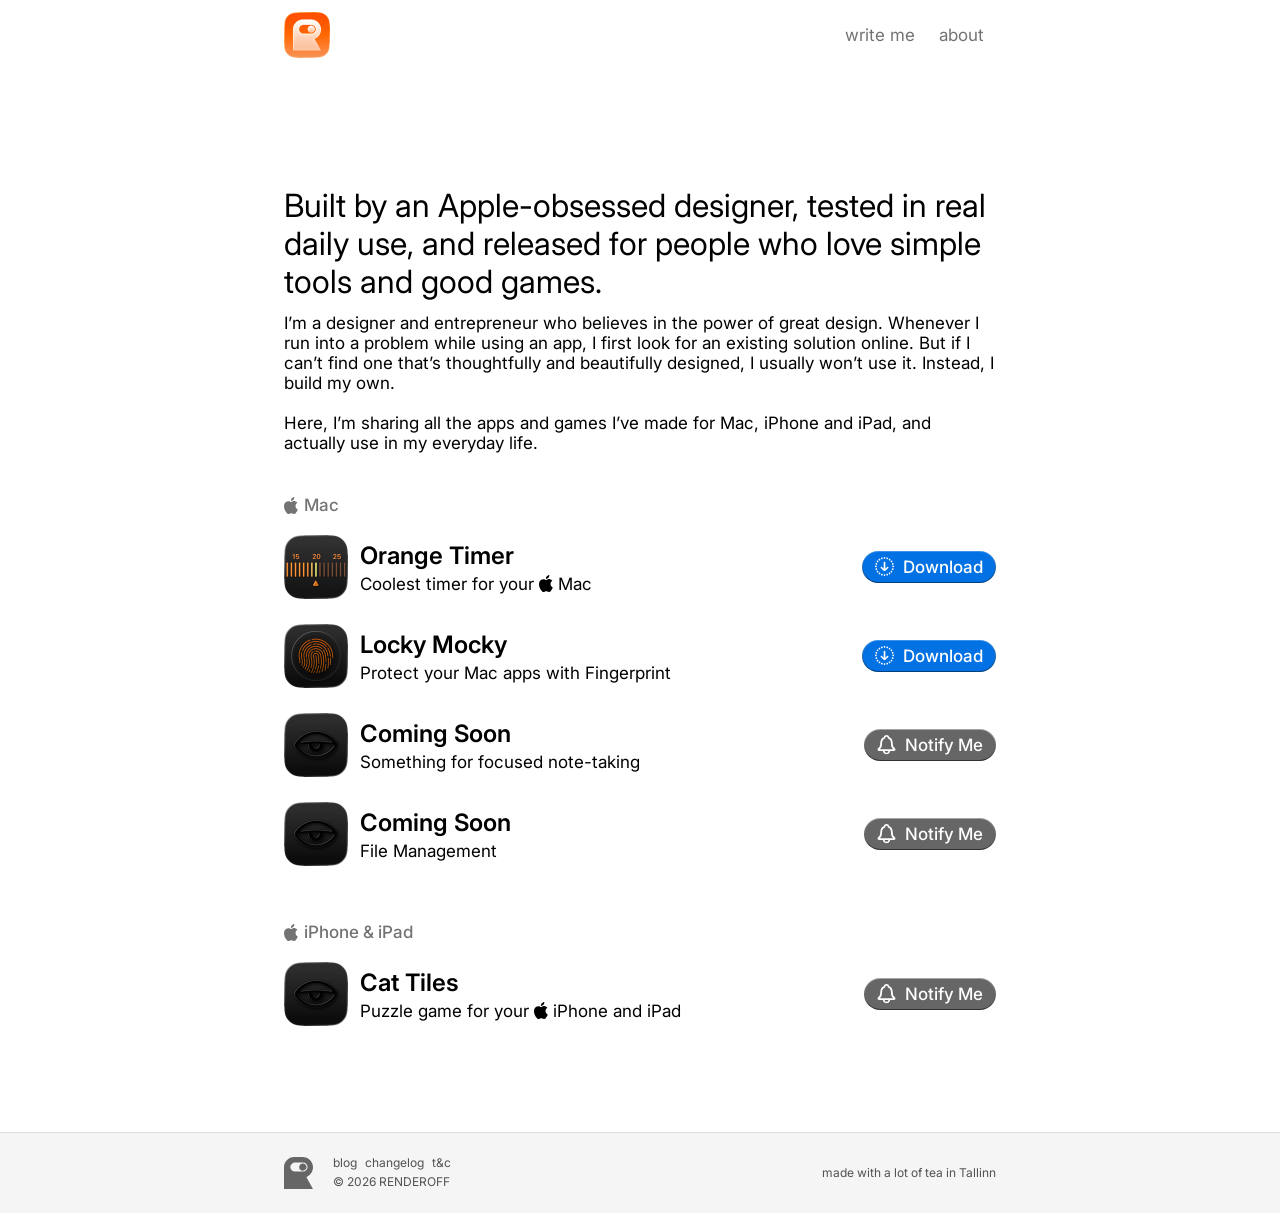
<file: index.html>
<!doctype html>
<html lang="en">
<head>
<meta charset="utf-8">
<meta name="viewport" content="width=device-width, initial-scale=1">
<title>RENDEROFF — apps and games by an Apple-obsessed designer</title>
<meta name="description" content="Simple, beautifully designed apps and games for Mac, iPhone and iPad, built by a designer who uses them every day. Orange Timer, Locky Mocky, and more.">
<meta property="og:title" content="RENDEROFF — apps and games for Mac, iPhone and iPad">
<meta property="og:description" content="Simple, beautifully designed apps and games, tested in real daily use.">
<meta property="og:type" content="website">
<link rel="icon" href="assets/img/renderoff-logo.png">
<link rel="preconnect" href="https://fonts.googleapis.com">
<link rel="preconnect" href="https://fonts.gstatic.com" crossorigin>
<link rel="stylesheet" href="https://fonts.googleapis.com/css2?family=Inter:wght@400;500;600&display=swap">
<link rel="stylesheet" href="styles.css">
</head>
<body>

<svg class="sprite" aria-hidden="true" focusable="false">
<symbol id="i-apple" viewBox="179.31 0.0 13.36 16.39"><path d="M189.25 3.95117C189.421 3.96777 189.681 4.01204 190.03 4.08398C190.378 4.15592 190.752 4.30534 191.15 4.53223C191.554 4.75911 191.917 5.10775 192.238 5.57812C192.221 5.58919 192.122 5.66113 191.939 5.79395C191.762 5.92676 191.557 6.12321 191.325 6.3833C191.098 6.63786 190.899 6.95882 190.727 7.34619C190.556 7.72803 190.472 8.17904 190.478 8.69922C190.484 9.31901 190.594 9.83919 190.81 10.2598C191.031 10.6803 191.283 11.0207 191.565 11.2808C191.853 11.5353 192.108 11.7207 192.329 11.8369C192.55 11.9476 192.664 12.0029 192.669 12.0029C192.664 12.0251 192.622 12.1496 192.545 12.3765C192.467 12.5978 192.346 12.8856 192.18 13.2397C192.019 13.5884 191.809 13.9564 191.549 14.3438C191.316 14.6758 191.078 14.9912 190.835 15.29C190.591 15.5944 190.323 15.8434 190.03 16.0371C189.736 16.2363 189.402 16.3387 189.025 16.3442C188.66 16.3553 188.356 16.3055 188.112 16.1948C187.869 16.0897 187.617 15.979 187.357 15.8628C187.097 15.7521 186.757 15.6968 186.336 15.6968C185.915 15.6968 185.569 15.7493 185.298 15.8545C185.033 15.9596 184.778 16.0675 184.535 16.1782C184.291 16.2944 183.998 16.3608 183.655 16.3774C183.295 16.3885 182.96 16.2889 182.65 16.0786C182.346 15.8683 182.061 15.5999 181.795 15.2734C181.535 14.9525 181.292 14.6232 181.065 14.2856C180.716 13.7821 180.401 13.1899 180.119 12.5093C179.836 11.8231 179.623 11.1037 179.479 10.3511C179.341 9.59294 179.305 8.8431 179.372 8.10156C179.444 7.35449 179.659 6.66829 180.019 6.04297C180.384 5.42318 180.866 4.93066 181.463 4.56543C182.067 4.19466 182.714 4.00651 183.406 4.00098C183.765 3.99544 184.111 4.05355 184.443 4.17529C184.775 4.2915 185.083 4.41048 185.365 4.53223C185.653 4.65397 185.904 4.71484 186.12 4.71484C186.33 4.71484 186.593 4.64567 186.909 4.50732C187.224 4.36344 187.581 4.22786 187.979 4.10059C188.378 3.96777 188.801 3.91797 189.25 3.95117ZM188.411 2.61475C188.129 2.95785 187.769 3.24561 187.332 3.47803C186.9 3.70492 186.455 3.80176 185.996 3.76855C185.929 3.30371 185.99 2.84163 186.178 2.38232C186.366 1.92301 186.59 1.54118 186.851 1.23682C187.149 0.893717 187.523 0.605957 187.971 0.373535C188.425 0.135579 188.857 0.0110677 189.266 0C189.316 0.481445 189.258 0.951823 189.092 1.41113C188.926 1.86491 188.699 2.26611 188.411 2.61475Z"/></symbol>
<symbol id="i-download" viewBox="0 0 18 18"><path d="M8.56641 1.56885C8.34505 1.56885 8.15967 1.49414 8.01025 1.34473C7.86084 1.18978 7.78613 1.00163 7.78613 0.780273C7.78613 0.569987 7.86084 0.38737 8.01025 0.232422C8.15967 0.077474 8.34505 0 8.56641 0C8.77669 0 8.95931 0.077474 9.11426 0.232422C9.26921 0.38737 9.34668 0.569987 9.34668 0.780273C9.34668 1.00163 9.26921 1.18978 9.11426 1.34473C8.95931 1.49414 8.77669 1.56885 8.56641 1.56885ZM10.957 1.95898C10.7357 1.95898 10.5503 1.88428 10.4009 1.73486C10.2515 1.57992 10.1768 1.39176 10.1768 1.17041C10.1768 0.960124 10.2515 0.777507 10.4009 0.622559C10.5503 0.467611 10.7357 0.390137 10.957 0.390137C11.1673 0.390137 11.3499 0.467611 11.5049 0.622559C11.6598 0.777507 11.7373 0.960124 11.7373 1.17041C11.7373 1.39176 11.6598 1.57992 11.5049 1.73486C11.3499 1.88428 11.1673 1.95898 10.957 1.95898ZM13.1235 3.05469C12.9077 3.05469 12.7223 2.97998 12.5674 2.83057C12.418 2.67562 12.3433 2.48747 12.3433 2.26611C12.3433 2.05583 12.418 1.87321 12.5674 1.71826C12.7223 1.56331 12.9077 1.48584 13.1235 1.48584C13.3394 1.48584 13.522 1.56331 13.6714 1.71826C13.8263 1.87321 13.9038 2.05583 13.9038 2.26611C13.9038 2.48747 13.8263 2.67562 13.6714 2.83057C13.522 2.97998 13.3394 3.05469 13.1235 3.05469ZM14.8418 4.77295C14.626 4.77295 14.4406 4.69548 14.2856 4.54053C14.1307 4.38558 14.0532 4.20296 14.0532 3.99268C14.0532 3.77132 14.1307 3.58594 14.2856 3.43652C14.4406 3.28158 14.626 3.2041 14.8418 3.2041C15.0521 3.2041 15.2347 3.28158 15.3896 3.43652C15.5446 3.58594 15.6221 3.77132 15.6221 3.99268C15.6221 4.20296 15.5446 4.38558 15.3896 4.54053C15.2347 4.69548 15.0521 4.77295 14.8418 4.77295ZM15.9292 6.90625C15.7189 6.90625 15.5363 6.83154 15.3813 6.68213C15.2264 6.52718 15.1489 6.3418 15.1489 6.12598C15.1489 5.91569 15.2264 5.73307 15.3813 5.57812C15.5363 5.42318 15.7189 5.3457 15.9292 5.3457C16.145 5.3457 16.3304 5.42318 16.4854 5.57812C16.6403 5.73307 16.7178 5.91569 16.7178 6.12598C16.7178 6.3418 16.6403 6.52718 16.4854 6.68213C16.3304 6.83154 16.145 6.90625 15.9292 6.90625ZM16.3442 9.30518C16.1284 9.30518 15.943 9.2277 15.7881 9.07275C15.6331 8.91781 15.5557 8.73519 15.5557 8.5249C15.5557 8.31462 15.6331 8.132 15.7881 7.97705C15.943 7.8221 16.1284 7.74463 16.3442 7.74463C16.5601 7.74463 16.7427 7.8221 16.8921 7.97705C17.047 8.132 17.1245 8.31462 17.1245 8.5249C17.1245 8.73519 17.047 8.91781 16.8921 9.07275C16.7427 9.2277 16.5601 9.30518 16.3442 9.30518ZM15.9292 11.7041C15.7189 11.7041 15.5363 11.6294 15.3813 11.48C15.2264 11.325 15.1489 11.1396 15.1489 10.9238C15.1489 10.708 15.2264 10.5254 15.3813 10.376C15.5363 10.221 15.7189 10.1436 15.9292 10.1436C16.145 10.1436 16.3304 10.221 16.4854 10.376C16.6403 10.5254 16.7178 10.708 16.7178 10.9238C16.7178 11.1396 16.6403 11.325 16.4854 11.48C16.3304 11.6294 16.145 11.7041 15.9292 11.7041ZM14.8418 13.8457C14.626 13.8457 14.4406 13.771 14.2856 13.6216C14.1307 13.4666 14.0532 13.2812 14.0532 13.0654C14.0532 12.8496 14.1307 12.667 14.2856 12.5176C14.4406 12.3626 14.626 12.2852 14.8418 12.2852C15.0521 12.2852 15.2347 12.3626 15.3896 12.5176C15.5446 12.667 15.6221 12.8496 15.6221 13.0654C15.6221 13.2812 15.5446 13.4666 15.3896 13.6216C15.2347 13.771 15.0521 13.8457 14.8418 13.8457ZM13.1235 15.564C12.9077 15.564 12.7223 15.4865 12.5674 15.3315C12.418 15.1766 12.3433 14.994 12.3433 14.7837C12.3433 14.5679 12.418 14.3825 12.5674 14.2275C12.7223 14.0726 12.9077 13.9951 13.1235 13.9951C13.3394 13.9951 13.522 14.0726 13.6714 14.2275C13.8263 14.3825 13.9038 14.5679 13.9038 14.7837C13.9038 14.994 13.8263 15.1766 13.6714 15.3315C13.522 15.4865 13.3394 15.564 13.1235 15.564ZM10.957 16.6597C10.7357 16.6597 10.5503 16.5822 10.4009 16.4272C10.2515 16.2723 10.1768 16.0897 10.1768 15.8794C10.1768 15.6636 10.2515 15.4782 10.4009 15.3232C10.5503 15.1683 10.7357 15.0908 10.957 15.0908C11.1673 15.0908 11.3499 15.1683 11.5049 15.3232C11.6598 15.4782 11.7373 15.6636 11.7373 15.8794C11.7373 16.0897 11.6598 16.2723 11.5049 16.4272C11.3499 16.5822 11.1673 16.6597 10.957 16.6597ZM8.56641 17.0498C8.34505 17.0498 8.15967 16.9723 8.01025 16.8174C7.86084 16.6624 7.78613 16.4798 7.78613 16.2695C7.78613 16.0537 7.86084 15.8683 8.01025 15.7134C8.15967 15.5584 8.34505 15.481 8.56641 15.481C8.77669 15.481 8.95931 15.5584 9.11426 15.7134C9.26921 15.8683 9.34668 16.0537 9.34668 16.2695C9.34668 16.4798 9.26921 16.6624 9.11426 16.8174C8.95931 16.9723 8.77669 17.0498 8.56641 17.0498ZM6.17578 16.6597C5.95996 16.6597 5.77458 16.5822 5.61963 16.4272C5.47021 16.2723 5.39551 16.0897 5.39551 15.8794C5.39551 15.6636 5.47021 15.4782 5.61963 15.3232C5.77458 15.1683 5.95996 15.0908 6.17578 15.0908C6.38607 15.0908 6.56868 15.1683 6.72363 15.3232C6.87858 15.4782 6.95605 15.6636 6.95605 15.8794C6.95605 16.0897 6.87858 16.2723 6.72363 16.4272C6.56868 16.5822 6.38607 16.6597 6.17578 16.6597ZM4.00098 15.564C3.78516 15.564 3.59977 15.4865 3.44482 15.3315C3.29541 15.1766 3.2207 14.994 3.2207 14.7837C3.2207 14.5679 3.29541 14.3825 3.44482 14.2275C3.59977 14.0726 3.78516 13.9951 4.00098 13.9951C4.2168 13.9951 4.40218 14.0726 4.55713 14.2275C4.71208 14.3825 4.78955 14.5679 4.78955 14.7837C4.78955 14.994 4.71208 15.1766 4.55713 15.3315C4.40218 15.4865 4.2168 15.564 4.00098 15.564ZM2.28271 13.8457C2.07243 13.8457 1.88981 13.771 1.73486 13.6216C1.57992 13.4666 1.50244 13.2812 1.50244 13.0654C1.50244 12.8496 1.57992 12.667 1.73486 12.5176C1.88981 12.3626 2.07243 12.2852 2.28271 12.2852C2.49854 12.2852 2.68392 12.3626 2.83887 12.5176C2.99382 12.667 3.07129 12.8496 3.07129 13.0654C3.07129 13.2812 2.99382 13.4666 2.83887 13.6216C2.68392 13.771 2.49854 13.8457 2.28271 13.8457ZM1.19531 11.7041C0.979492 11.7041 0.794108 11.6294 0.63916 11.48C0.484212 11.325 0.406738 11.1396 0.406738 10.9238C0.406738 10.708 0.484212 10.5254 0.63916 10.376C0.794108 10.221 0.979492 10.1436 1.19531 10.1436C1.41113 10.1436 1.59375 10.221 1.74316 10.376C1.89811 10.5254 1.97559 10.708 1.97559 10.9238C1.97559 11.1396 1.89811 11.325 1.74316 11.48C1.59375 11.6294 1.41113 11.7041 1.19531 11.7041ZM0.780273 9.30518C0.569987 9.30518 0.38737 9.2277 0.232422 9.07275C0.077474 8.91781 0 8.73519 0 8.5249C0 8.31462 0.077474 8.132 0.232422 7.97705C0.38737 7.8221 0.569987 7.74463 0.780273 7.74463C0.996094 7.74463 1.18148 7.8221 1.33643 7.97705C1.49137 8.132 1.56885 8.31462 1.56885 8.5249C1.56885 8.73519 1.49137 8.91781 1.33643 9.07275C1.18148 9.2277 0.996094 9.30518 0.780273 9.30518ZM1.19531 6.90625C0.979492 6.90625 0.794108 6.83154 0.63916 6.68213C0.484212 6.52718 0.406738 6.3418 0.406738 6.12598C0.406738 5.91569 0.484212 5.73307 0.63916 5.57812C0.794108 5.42318 0.979492 5.3457 1.19531 5.3457C1.41113 5.3457 1.59375 5.42318 1.74316 5.57812C1.89811 5.73307 1.97559 5.91569 1.97559 6.12598C1.97559 6.3418 1.89811 6.52718 1.74316 6.68213C1.59375 6.83154 1.41113 6.90625 1.19531 6.90625ZM2.28271 4.77295C2.07243 4.77295 1.88981 4.69548 1.73486 4.54053C1.57992 4.38558 1.50244 4.20296 1.50244 3.99268C1.50244 3.77132 1.57992 3.58594 1.73486 3.43652C1.88981 3.28158 2.07243 3.2041 2.28271 3.2041C2.49854 3.2041 2.68392 3.28158 2.83887 3.43652C2.99382 3.58594 3.07129 3.77132 3.07129 3.99268C3.07129 4.20296 2.99382 4.38558 2.83887 4.54053C2.68392 4.69548 2.49854 4.77295 2.28271 4.77295ZM4.00098 3.05469C3.78516 3.05469 3.59977 2.97998 3.44482 2.83057C3.29541 2.67562 3.2207 2.48747 3.2207 2.26611C3.2207 2.05583 3.29541 1.87321 3.44482 1.71826C3.59977 1.56331 3.78516 1.48584 4.00098 1.48584C4.2168 1.48584 4.40218 1.56331 4.55713 1.71826C4.71208 1.87321 4.78955 2.05583 4.78955 2.26611C4.78955 2.48747 4.71208 2.67562 4.55713 2.83057C4.40218 2.97998 4.2168 3.05469 4.00098 3.05469ZM6.17578 1.95898C5.95996 1.95898 5.77458 1.88428 5.61963 1.73486C5.47021 1.57992 5.39551 1.39176 5.39551 1.17041C5.39551 0.960124 5.47021 0.777507 5.61963 0.622559C5.77458 0.467611 5.95996 0.390137 6.17578 0.390137C6.38607 0.390137 6.56868 0.467611 6.72363 0.622559C6.87858 0.777507 6.95605 0.960124 6.95605 1.17041C6.95605 1.39176 6.87858 1.57992 6.72363 1.73486C6.56868 1.88428 6.38607 1.95898 6.17578 1.95898ZM8.56641 4.2832C8.78223 4.2832 8.96484 4.36068 9.11426 4.51562C9.26921 4.66504 9.34668 4.84212 9.34668 5.04688V9.47949L9.27197 11.2642C9.26644 11.4689 9.19173 11.6322 9.04785 11.7539C8.90951 11.8757 8.74902 11.9365 8.56641 11.9365C8.38932 11.9365 8.23161 11.8757 8.09326 11.7539C7.96045 11.6322 7.88574 11.4689 7.86914 11.2642L7.79443 9.47949V5.04688C7.79443 4.84212 7.86914 4.66504 8.01855 4.51562C8.1735 4.36068 8.35612 4.2832 8.56641 4.2832ZM8.56641 12.7666C8.4668 12.7666 8.36995 12.7472 8.27588 12.7085C8.1818 12.6698 8.08219 12.6006 7.97705 12.501L5.24609 9.86133C5.16862 9.78939 5.11051 9.71468 5.07178 9.63721C5.03857 9.55973 5.02197 9.46842 5.02197 9.36328C5.02197 9.1696 5.08838 9.01188 5.22119 8.89014C5.354 8.76286 5.51449 8.69922 5.70264 8.69922C5.79671 8.69922 5.89079 8.71859 5.98486 8.75732C6.07894 8.79606 6.15918 8.8514 6.22559 8.92334L7.396 10.1768L8.37549 11.2974H8.75732L9.73682 10.1768L10.9072 8.92334C10.9792 8.8514 11.0594 8.79606 11.1479 8.75732C11.2365 8.71859 11.3278 8.69922 11.4219 8.69922C11.6156 8.69922 11.7788 8.76286 11.9116 8.89014C12.05 9.01188 12.1191 9.1696 12.1191 9.36328C12.1191 9.46842 12.0998 9.55973 12.061 9.63721C12.0223 9.71468 11.9697 9.78939 11.9033 9.86133L9.15576 12.501C9.05615 12.6006 8.95931 12.6698 8.86523 12.7085C8.77116 12.7472 8.67155 12.7666 8.56641 12.7666Z"/></symbol>
<symbol id="i-bell" viewBox="0 0 17 18"><path d="M0 13.1816C0 12.8883 0.077474 12.6089 0.232422 12.3433C0.38737 12.0721 0.583822 11.812 0.821777 11.563C1.06527 11.314 1.31152 11.0677 1.56055 10.8242C1.75423 10.6361 1.90365 10.3898 2.00879 10.0854C2.11947 9.78109 2.20247 9.44629 2.25781 9.08105C2.31315 8.71582 2.35742 8.34229 2.39062 7.96045C2.42383 6.91455 2.55387 5.98763 2.78076 5.17969C3.01318 4.37174 3.35628 3.69385 3.81006 3.146C4.26937 2.59814 4.86149 2.19417 5.58643 1.93408C5.74137 1.38623 6.03743 0.926921 6.47461 0.556152C6.91178 0.185384 7.4375 0 8.05176 0C8.67155 0 9.20003 0.185384 9.63721 0.556152C10.0744 0.926921 10.3704 1.38623 10.5254 1.93408C11.2503 2.19417 11.8397 2.59814 12.2935 3.146C12.7528 3.69385 13.0959 4.37174 13.3228 5.17969C13.5552 5.98763 13.688 6.91455 13.7212 7.96045C13.7544 8.34229 13.7987 8.71582 13.854 9.08105C13.9093 9.44629 13.9896 9.78109 14.0947 10.0854C14.2054 10.3898 14.3576 10.6361 14.5513 10.8242C14.8003 11.0677 15.0438 11.314 15.2817 11.563C15.5252 11.812 15.7244 12.0721 15.8794 12.3433C16.0343 12.6089 16.1118 12.8883 16.1118 13.1816C16.1118 13.5358 15.9873 13.8208 15.7383 14.0366C15.4948 14.2469 15.1572 14.3521 14.7256 14.3521H11.3057C11.2835 14.8888 11.1313 15.3869 10.8491 15.8462C10.5724 16.311 10.1934 16.6846 9.71191 16.9668C9.236 17.2546 8.68262 17.3984 8.05176 17.3984C7.42643 17.3984 6.87305 17.2546 6.3916 16.9668C5.91569 16.6846 5.53662 16.311 5.25439 15.8462C4.9777 15.3869 4.82829 14.8888 4.80615 14.3521H1.38623C0.95459 14.3521 0.614258 14.2469 0.365234 14.0366C0.121745 13.8208 0 13.5358 0 13.1816ZM1.98389 12.833H14.103V12.7334C14.0311 12.6615 13.937 12.5646 13.8208 12.4429C13.7046 12.3211 13.5745 12.1883 13.4307 12.0444C13.2923 11.895 13.154 11.7428 13.0156 11.5879C12.8717 11.4274 12.7472 11.2337 12.6421 11.0068C12.5369 10.7744 12.4484 10.5143 12.3765 10.2266C12.3045 9.93327 12.2437 9.61507 12.1938 9.27197C12.1496 8.92887 12.1164 8.55811 12.0942 8.15967C12.061 7.04183 11.9338 6.15088 11.7124 5.48682C11.491 4.81722 11.1978 4.31917 10.8325 3.99268C10.4728 3.66064 10.0688 3.43376 9.62061 3.31201C9.52653 3.28988 9.44906 3.25114 9.38818 3.1958C9.33285 3.13493 9.30241 3.04915 9.29688 2.93848C9.27474 2.5179 9.15299 2.17757 8.93164 1.91748C8.71582 1.65739 8.42253 1.52734 8.05176 1.52734C7.69206 1.52734 7.40153 1.65739 7.18018 1.91748C6.95882 2.17757 6.83708 2.5179 6.81494 2.93848C6.80941 3.04915 6.7762 3.13493 6.71533 3.1958C6.65999 3.25114 6.58252 3.28988 6.48291 3.31201C6.03467 3.43376 5.6307 3.66064 5.271 3.99268C4.9113 4.31917 4.62077 4.81722 4.39941 5.48682C4.17806 6.15088 4.05078 7.04183 4.01758 8.15967C3.99544 8.55811 3.95947 8.92887 3.90967 9.27197C3.8654 9.61507 3.80452 9.93327 3.72705 10.2266C3.65511 10.5143 3.56657 10.7744 3.46143 11.0068C3.35628 11.2337 3.23177 11.4274 3.08789 11.5879C2.95508 11.7428 2.81673 11.895 2.67285 12.0444C2.52897 12.1883 2.39616 12.3211 2.27441 12.4429C2.15267 12.5646 2.05583 12.6615 1.98389 12.7334V12.833ZM6.375 14.3521C6.40267 14.8778 6.57145 15.2956 6.88135 15.6055C7.19678 15.9154 7.58691 16.0703 8.05176 16.0703C8.52767 16.0703 8.91781 15.9154 9.22217 15.6055C9.53206 15.2956 9.70361 14.8778 9.73682 14.3521H6.375Z"/></symbol>
</svg>

<header class="site-header">
  <div class="shell shell--header">
    <a class="brand" href="index.html" aria-label="RENDEROFF home">
      <img src="assets/img/renderoff-logo.png" alt="RENDEROFF" width="46" height="46">
    </a>
    <!-- TODO: real destinations. The Figma has no link targets for these. -->
    <nav class="nav" aria-label="Primary">
      <a class="nav__link" href="mailto:hello@renderoff.com">write me</a>
      <a class="nav__link" href="#about">about</a>
    </nav>
  </div>
</header>

<main>
  <section class="shell intro" id="about">
    <h1 class="intro__title">Built by an Apple-obsessed designer, tested in real daily use, and released for people who love simple tools and good games.</h1>
    <div class="intro__body">
      <p>I’m a designer and entrepreneur who believes in the power of great design. Whenever I run into a problem while using an app, I first look for an existing solution online. But if I can’t find one that’s thoughtfully and beautifully designed, I usually won’t use it. Instead, I build my own.</p>
      <p>Here, I’m sharing all the apps and games I’ve made for Mac, iPhone and iPad, and actually use in my everyday life.</p>
    </div>
  </section>

  <section class="shell apps" aria-label="Apps and games">
    <!-- TODO: point each Download at its release URL, and Notify Me at a signup. -->
    <h2 class="apps__heading"><svg class="apple" aria-hidden="true"><use href="#i-apple"/></svg> Mac</h2>
    <ul class="apps__list">
      <li class="app">
        <a class="app__main" href="orange-timer.html">
          <img class="app__icon" src="assets/img/orange-timer.png" alt="Orange Timer app icon" width="64" height="64" decoding="async">
          <div class="app__text">
            <h2 class="app__name">Orange Timer</h2>
            <p class="app__tagline">Coolest timer for your <svg class="apple" aria-hidden="true"><use href="#i-apple"/></svg> Mac</p>
          </div>
        </a>
        <a class="btn btn--download" href="orange-timer.html">
          <svg class="btn__icon" aria-hidden="true"><use href="#i-download"/></svg>
          <span>Download</span>
        </a>
      </li>
      <li class="app">
        <div class="app__main">
          <img class="app__icon" src="assets/img/locky-mocky.png" alt="Locky Mocky app icon" width="64" height="64" decoding="async">
          <div class="app__text">
            <h2 class="app__name">Locky Mocky</h2>
            <p class="app__tagline">Protect your Mac apps with Fingerprint</p>
          </div>
        </div>
        <!-- TODO: point at locky-mocky.html once that page exists. -->
        <a class="btn btn--download" href="#">
          <svg class="btn__icon" aria-hidden="true"><use href="#i-download"/></svg>
          <span>Download</span>
        </a>
      </li>
      <li class="app">
        <div class="app__main">
          <img class="app__icon" src="assets/img/coming-soon.png" alt="Coming soon app icon" width="64" height="64" decoding="async">
          <div class="app__text">
            <h2 class="app__name">Coming Soon</h2>
            <p class="app__tagline">Something for focused note-taking</p>
          </div>
        </div>
        <a class="btn btn--notify" href="#">
          <svg class="btn__icon" aria-hidden="true"><use href="#i-bell"/></svg>
          <span>Notify Me</span>
        </a>
      </li>
      <li class="app">
        <div class="app__main">
          <img class="app__icon" src="assets/img/coming-soon.png" alt="Coming soon app icon" width="64" height="64" decoding="async">
          <div class="app__text">
            <h2 class="app__name">Coming Soon</h2>
            <p class="app__tagline">File Management</p>
          </div>
        </div>
        <a class="btn btn--notify" href="#">
          <svg class="btn__icon" aria-hidden="true"><use href="#i-bell"/></svg>
          <span>Notify Me</span>
        </a>
      </li>
    </ul>

    <h2 class="apps__heading"><svg class="apple" aria-hidden="true"><use href="#i-apple"/></svg> iPhone &amp; iPad</h2>
    <ul class="apps__list">
      <li class="app">
        <div class="app__main">
          <img class="app__icon" src="assets/img/coming-soon.png" alt="Coming soon app icon" width="64" height="64" decoding="async">
          <div class="app__text">
            <h2 class="app__name">Cat Tiles</h2>
            <p class="app__tagline">Puzzle game for your <svg class="apple" aria-hidden="true"><use href="#i-apple"/></svg> iPhone and iPad</p>
          </div>
        </div>
        <!-- TODO: point at a signup or the App Store page once Cat Tiles has one. -->
        <a class="btn btn--notify" href="#">
          <svg class="btn__icon" aria-hidden="true"><use href="#i-bell"/></svg>
          <span>Notify Me</span>
        </a>
      </li>
    </ul>
  </section>
</main>

<footer class="site-footer">
  <div class="shell shell--footer">
    <div class="site-footer__brand">
      <img class="site-footer__mark" src="assets/icons/renderoff-mark.svg" alt="" width="29" height="32">
      <div class="site-footer__meta">
        <nav class="site-footer__links" aria-label="Footer">
          <a href="blog.html">blog</a>
          <a href="changelog.html">changelog</a>
          <a href="terms.html">t&amp;c</a>
        </nav>
        <p class="site-footer__copy">&copy; 2026 RENDEROFF</p>
      </div>
    </div>
    <p class="site-footer__note">made with a lot of tea in Tallinn</p>
  </div>
</footer>

</body>
</html>
</file>
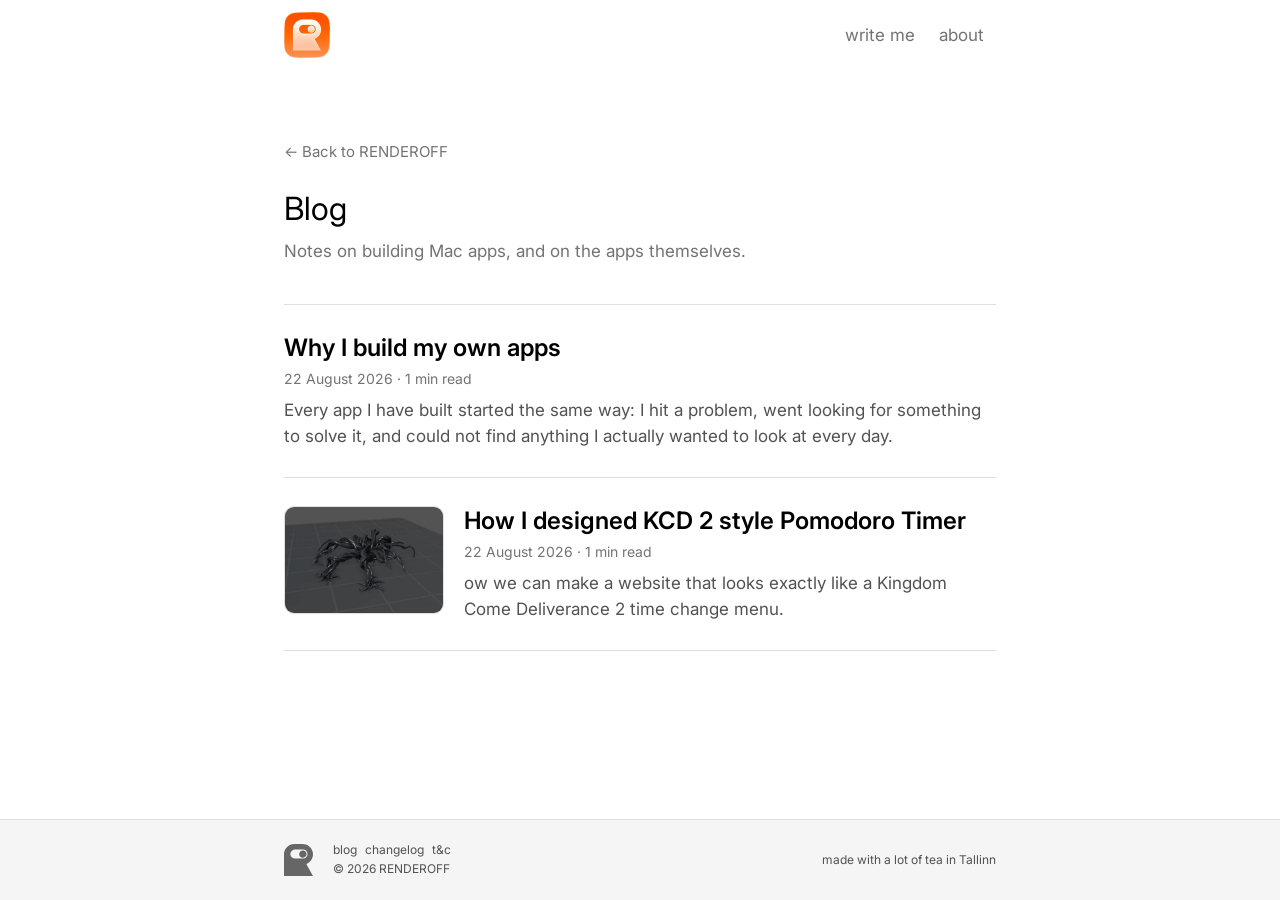
<file: blog.html>
<!doctype html>
<!--
  GENERATED FILE — do not edit directly.
  Source: content/apps.json + templates/base.html
  Rebuild with: python3 tools/build.py
-->
<html lang="en">
<head>
<meta charset="utf-8">
<meta name="viewport" content="width=device-width, initial-scale=1">
<title>Blog — RENDEROFF</title>
<meta name="description" content="Notes on building Mac apps, and on the apps themselves.">
<meta property="og:title" content="RENDEROFF Blog">
<meta property="og:description" content="Notes on building Mac apps, and on the apps themselves.">
<meta property="og:type" content="website">
<link rel="icon" href="assets/img/renderoff-logo.png">
<link rel="preconnect" href="https://fonts.googleapis.com">
<link rel="preconnect" href="https://fonts.gstatic.com" crossorigin>
<link rel="stylesheet" href="https://fonts.googleapis.com/css2?family=Inter:wght@400;500;600&display=swap">
<link rel="stylesheet" href="styles.css">

</head>
<body>

<svg class="sprite" aria-hidden="true" focusable="false">
<symbol id="i-apple" viewBox="179.31 0.0 13.36 16.39"><path d="M189.25 3.95117C189.421 3.96777 189.681 4.01204 190.03 4.08398C190.378 4.15592 190.752 4.30534 191.15 4.53223C191.554 4.75911 191.917 5.10775 192.238 5.57812C192.221 5.58919 192.122 5.66113 191.939 5.79395C191.762 5.92676 191.557 6.12321 191.325 6.3833C191.098 6.63786 190.899 6.95882 190.727 7.34619C190.556 7.72803 190.472 8.17904 190.478 8.69922C190.484 9.31901 190.594 9.83919 190.81 10.2598C191.031 10.6803 191.283 11.0207 191.565 11.2808C191.853 11.5353 192.108 11.7207 192.329 11.8369C192.55 11.9476 192.664 12.0029 192.669 12.0029C192.664 12.0251 192.622 12.1496 192.545 12.3765C192.467 12.5978 192.346 12.8856 192.18 13.2397C192.019 13.5884 191.809 13.9564 191.549 14.3438C191.316 14.6758 191.078 14.9912 190.835 15.29C190.591 15.5944 190.323 15.8434 190.03 16.0371C189.736 16.2363 189.402 16.3387 189.025 16.3442C188.66 16.3553 188.356 16.3055 188.112 16.1948C187.869 16.0897 187.617 15.979 187.357 15.8628C187.097 15.7521 186.757 15.6968 186.336 15.6968C185.915 15.6968 185.569 15.7493 185.298 15.8545C185.033 15.9596 184.778 16.0675 184.535 16.1782C184.291 16.2944 183.998 16.3608 183.655 16.3774C183.295 16.3885 182.96 16.2889 182.65 16.0786C182.346 15.8683 182.061 15.5999 181.795 15.2734C181.535 14.9525 181.292 14.6232 181.065 14.2856C180.716 13.7821 180.401 13.1899 180.119 12.5093C179.836 11.8231 179.623 11.1037 179.479 10.3511C179.341 9.59294 179.305 8.8431 179.372 8.10156C179.444 7.35449 179.659 6.66829 180.019 6.04297C180.384 5.42318 180.866 4.93066 181.463 4.56543C182.067 4.19466 182.714 4.00651 183.406 4.00098C183.765 3.99544 184.111 4.05355 184.443 4.17529C184.775 4.2915 185.083 4.41048 185.365 4.53223C185.653 4.65397 185.904 4.71484 186.12 4.71484C186.33 4.71484 186.593 4.64567 186.909 4.50732C187.224 4.36344 187.581 4.22786 187.979 4.10059C188.378 3.96777 188.801 3.91797 189.25 3.95117ZM188.411 2.61475C188.129 2.95785 187.769 3.24561 187.332 3.47803C186.9 3.70492 186.455 3.80176 185.996 3.76855C185.929 3.30371 185.99 2.84163 186.178 2.38232C186.366 1.92301 186.59 1.54118 186.851 1.23682C187.149 0.893717 187.523 0.605957 187.971 0.373535C188.425 0.135579 188.857 0.0110677 189.266 0C189.316 0.481445 189.258 0.951823 189.092 1.41113C188.926 1.86491 188.699 2.26611 188.411 2.61475Z"/></symbol>
<symbol id="i-download" viewBox="0 0 18 18"><path d="M8.56641 1.56885C8.34505 1.56885 8.15967 1.49414 8.01025 1.34473C7.86084 1.18978 7.78613 1.00163 7.78613 0.780273C7.78613 0.569987 7.86084 0.38737 8.01025 0.232422C8.15967 0.077474 8.34505 0 8.56641 0C8.77669 0 8.95931 0.077474 9.11426 0.232422C9.26921 0.38737 9.34668 0.569987 9.34668 0.780273C9.34668 1.00163 9.26921 1.18978 9.11426 1.34473C8.95931 1.49414 8.77669 1.56885 8.56641 1.56885ZM10.957 1.95898C10.7357 1.95898 10.5503 1.88428 10.4009 1.73486C10.2515 1.57992 10.1768 1.39176 10.1768 1.17041C10.1768 0.960124 10.2515 0.777507 10.4009 0.622559C10.5503 0.467611 10.7357 0.390137 10.957 0.390137C11.1673 0.390137 11.3499 0.467611 11.5049 0.622559C11.6598 0.777507 11.7373 0.960124 11.7373 1.17041C11.7373 1.39176 11.6598 1.57992 11.5049 1.73486C11.3499 1.88428 11.1673 1.95898 10.957 1.95898ZM13.1235 3.05469C12.9077 3.05469 12.7223 2.97998 12.5674 2.83057C12.418 2.67562 12.3433 2.48747 12.3433 2.26611C12.3433 2.05583 12.418 1.87321 12.5674 1.71826C12.7223 1.56331 12.9077 1.48584 13.1235 1.48584C13.3394 1.48584 13.522 1.56331 13.6714 1.71826C13.8263 1.87321 13.9038 2.05583 13.9038 2.26611C13.9038 2.48747 13.8263 2.67562 13.6714 2.83057C13.522 2.97998 13.3394 3.05469 13.1235 3.05469ZM14.8418 4.77295C14.626 4.77295 14.4406 4.69548 14.2856 4.54053C14.1307 4.38558 14.0532 4.20296 14.0532 3.99268C14.0532 3.77132 14.1307 3.58594 14.2856 3.43652C14.4406 3.28158 14.626 3.2041 14.8418 3.2041C15.0521 3.2041 15.2347 3.28158 15.3896 3.43652C15.5446 3.58594 15.6221 3.77132 15.6221 3.99268C15.6221 4.20296 15.5446 4.38558 15.3896 4.54053C15.2347 4.69548 15.0521 4.77295 14.8418 4.77295ZM15.9292 6.90625C15.7189 6.90625 15.5363 6.83154 15.3813 6.68213C15.2264 6.52718 15.1489 6.3418 15.1489 6.12598C15.1489 5.91569 15.2264 5.73307 15.3813 5.57812C15.5363 5.42318 15.7189 5.3457 15.9292 5.3457C16.145 5.3457 16.3304 5.42318 16.4854 5.57812C16.6403 5.73307 16.7178 5.91569 16.7178 6.12598C16.7178 6.3418 16.6403 6.52718 16.4854 6.68213C16.3304 6.83154 16.145 6.90625 15.9292 6.90625ZM16.3442 9.30518C16.1284 9.30518 15.943 9.2277 15.7881 9.07275C15.6331 8.91781 15.5557 8.73519 15.5557 8.5249C15.5557 8.31462 15.6331 8.132 15.7881 7.97705C15.943 7.8221 16.1284 7.74463 16.3442 7.74463C16.5601 7.74463 16.7427 7.8221 16.8921 7.97705C17.047 8.132 17.1245 8.31462 17.1245 8.5249C17.1245 8.73519 17.047 8.91781 16.8921 9.07275C16.7427 9.2277 16.5601 9.30518 16.3442 9.30518ZM15.9292 11.7041C15.7189 11.7041 15.5363 11.6294 15.3813 11.48C15.2264 11.325 15.1489 11.1396 15.1489 10.9238C15.1489 10.708 15.2264 10.5254 15.3813 10.376C15.5363 10.221 15.7189 10.1436 15.9292 10.1436C16.145 10.1436 16.3304 10.221 16.4854 10.376C16.6403 10.5254 16.7178 10.708 16.7178 10.9238C16.7178 11.1396 16.6403 11.325 16.4854 11.48C16.3304 11.6294 16.145 11.7041 15.9292 11.7041ZM14.8418 13.8457C14.626 13.8457 14.4406 13.771 14.2856 13.6216C14.1307 13.4666 14.0532 13.2812 14.0532 13.0654C14.0532 12.8496 14.1307 12.667 14.2856 12.5176C14.4406 12.3626 14.626 12.2852 14.8418 12.2852C15.0521 12.2852 15.2347 12.3626 15.3896 12.5176C15.5446 12.667 15.6221 12.8496 15.6221 13.0654C15.6221 13.2812 15.5446 13.4666 15.3896 13.6216C15.2347 13.771 15.0521 13.8457 14.8418 13.8457ZM13.1235 15.564C12.9077 15.564 12.7223 15.4865 12.5674 15.3315C12.418 15.1766 12.3433 14.994 12.3433 14.7837C12.3433 14.5679 12.418 14.3825 12.5674 14.2275C12.7223 14.0726 12.9077 13.9951 13.1235 13.9951C13.3394 13.9951 13.522 14.0726 13.6714 14.2275C13.8263 14.3825 13.9038 14.5679 13.9038 14.7837C13.9038 14.994 13.8263 15.1766 13.6714 15.3315C13.522 15.4865 13.3394 15.564 13.1235 15.564ZM10.957 16.6597C10.7357 16.6597 10.5503 16.5822 10.4009 16.4272C10.2515 16.2723 10.1768 16.0897 10.1768 15.8794C10.1768 15.6636 10.2515 15.4782 10.4009 15.3232C10.5503 15.1683 10.7357 15.0908 10.957 15.0908C11.1673 15.0908 11.3499 15.1683 11.5049 15.3232C11.6598 15.4782 11.7373 15.6636 11.7373 15.8794C11.7373 16.0897 11.6598 16.2723 11.5049 16.4272C11.3499 16.5822 11.1673 16.6597 10.957 16.6597ZM8.56641 17.0498C8.34505 17.0498 8.15967 16.9723 8.01025 16.8174C7.86084 16.6624 7.78613 16.4798 7.78613 16.2695C7.78613 16.0537 7.86084 15.8683 8.01025 15.7134C8.15967 15.5584 8.34505 15.481 8.56641 15.481C8.77669 15.481 8.95931 15.5584 9.11426 15.7134C9.26921 15.8683 9.34668 16.0537 9.34668 16.2695C9.34668 16.4798 9.26921 16.6624 9.11426 16.8174C8.95931 16.9723 8.77669 17.0498 8.56641 17.0498ZM6.17578 16.6597C5.95996 16.6597 5.77458 16.5822 5.61963 16.4272C5.47021 16.2723 5.39551 16.0897 5.39551 15.8794C5.39551 15.6636 5.47021 15.4782 5.61963 15.3232C5.77458 15.1683 5.95996 15.0908 6.17578 15.0908C6.38607 15.0908 6.56868 15.1683 6.72363 15.3232C6.87858 15.4782 6.95605 15.6636 6.95605 15.8794C6.95605 16.0897 6.87858 16.2723 6.72363 16.4272C6.56868 16.5822 6.38607 16.6597 6.17578 16.6597ZM4.00098 15.564C3.78516 15.564 3.59977 15.4865 3.44482 15.3315C3.29541 15.1766 3.2207 14.994 3.2207 14.7837C3.2207 14.5679 3.29541 14.3825 3.44482 14.2275C3.59977 14.0726 3.78516 13.9951 4.00098 13.9951C4.2168 13.9951 4.40218 14.0726 4.55713 14.2275C4.71208 14.3825 4.78955 14.5679 4.78955 14.7837C4.78955 14.994 4.71208 15.1766 4.55713 15.3315C4.40218 15.4865 4.2168 15.564 4.00098 15.564ZM2.28271 13.8457C2.07243 13.8457 1.88981 13.771 1.73486 13.6216C1.57992 13.4666 1.50244 13.2812 1.50244 13.0654C1.50244 12.8496 1.57992 12.667 1.73486 12.5176C1.88981 12.3626 2.07243 12.2852 2.28271 12.2852C2.49854 12.2852 2.68392 12.3626 2.83887 12.5176C2.99382 12.667 3.07129 12.8496 3.07129 13.0654C3.07129 13.2812 2.99382 13.4666 2.83887 13.6216C2.68392 13.771 2.49854 13.8457 2.28271 13.8457ZM1.19531 11.7041C0.979492 11.7041 0.794108 11.6294 0.63916 11.48C0.484212 11.325 0.406738 11.1396 0.406738 10.9238C0.406738 10.708 0.484212 10.5254 0.63916 10.376C0.794108 10.221 0.979492 10.1436 1.19531 10.1436C1.41113 10.1436 1.59375 10.221 1.74316 10.376C1.89811 10.5254 1.97559 10.708 1.97559 10.9238C1.97559 11.1396 1.89811 11.325 1.74316 11.48C1.59375 11.6294 1.41113 11.7041 1.19531 11.7041ZM0.780273 9.30518C0.569987 9.30518 0.38737 9.2277 0.232422 9.07275C0.077474 8.91781 0 8.73519 0 8.5249C0 8.31462 0.077474 8.132 0.232422 7.97705C0.38737 7.8221 0.569987 7.74463 0.780273 7.74463C0.996094 7.74463 1.18148 7.8221 1.33643 7.97705C1.49137 8.132 1.56885 8.31462 1.56885 8.5249C1.56885 8.73519 1.49137 8.91781 1.33643 9.07275C1.18148 9.2277 0.996094 9.30518 0.780273 9.30518ZM1.19531 6.90625C0.979492 6.90625 0.794108 6.83154 0.63916 6.68213C0.484212 6.52718 0.406738 6.3418 0.406738 6.12598C0.406738 5.91569 0.484212 5.73307 0.63916 5.57812C0.794108 5.42318 0.979492 5.3457 1.19531 5.3457C1.41113 5.3457 1.59375 5.42318 1.74316 5.57812C1.89811 5.73307 1.97559 5.91569 1.97559 6.12598C1.97559 6.3418 1.89811 6.52718 1.74316 6.68213C1.59375 6.83154 1.41113 6.90625 1.19531 6.90625ZM2.28271 4.77295C2.07243 4.77295 1.88981 4.69548 1.73486 4.54053C1.57992 4.38558 1.50244 4.20296 1.50244 3.99268C1.50244 3.77132 1.57992 3.58594 1.73486 3.43652C1.88981 3.28158 2.07243 3.2041 2.28271 3.2041C2.49854 3.2041 2.68392 3.28158 2.83887 3.43652C2.99382 3.58594 3.07129 3.77132 3.07129 3.99268C3.07129 4.20296 2.99382 4.38558 2.83887 4.54053C2.68392 4.69548 2.49854 4.77295 2.28271 4.77295ZM4.00098 3.05469C3.78516 3.05469 3.59977 2.97998 3.44482 2.83057C3.29541 2.67562 3.2207 2.48747 3.2207 2.26611C3.2207 2.05583 3.29541 1.87321 3.44482 1.71826C3.59977 1.56331 3.78516 1.48584 4.00098 1.48584C4.2168 1.48584 4.40218 1.56331 4.55713 1.71826C4.71208 1.87321 4.78955 2.05583 4.78955 2.26611C4.78955 2.48747 4.71208 2.67562 4.55713 2.83057C4.40218 2.97998 4.2168 3.05469 4.00098 3.05469ZM6.17578 1.95898C5.95996 1.95898 5.77458 1.88428 5.61963 1.73486C5.47021 1.57992 5.39551 1.39176 5.39551 1.17041C5.39551 0.960124 5.47021 0.777507 5.61963 0.622559C5.77458 0.467611 5.95996 0.390137 6.17578 0.390137C6.38607 0.390137 6.56868 0.467611 6.72363 0.622559C6.87858 0.777507 6.95605 0.960124 6.95605 1.17041C6.95605 1.39176 6.87858 1.57992 6.72363 1.73486C6.56868 1.88428 6.38607 1.95898 6.17578 1.95898ZM8.56641 4.2832C8.78223 4.2832 8.96484 4.36068 9.11426 4.51562C9.26921 4.66504 9.34668 4.84212 9.34668 5.04688V9.47949L9.27197 11.2642C9.26644 11.4689 9.19173 11.6322 9.04785 11.7539C8.90951 11.8757 8.74902 11.9365 8.56641 11.9365C8.38932 11.9365 8.23161 11.8757 8.09326 11.7539C7.96045 11.6322 7.88574 11.4689 7.86914 11.2642L7.79443 9.47949V5.04688C7.79443 4.84212 7.86914 4.66504 8.01855 4.51562C8.1735 4.36068 8.35612 4.2832 8.56641 4.2832ZM8.56641 12.7666C8.4668 12.7666 8.36995 12.7472 8.27588 12.7085C8.1818 12.6698 8.08219 12.6006 7.97705 12.501L5.24609 9.86133C5.16862 9.78939 5.11051 9.71468 5.07178 9.63721C5.03857 9.55973 5.02197 9.46842 5.02197 9.36328C5.02197 9.1696 5.08838 9.01188 5.22119 8.89014C5.354 8.76286 5.51449 8.69922 5.70264 8.69922C5.79671 8.69922 5.89079 8.71859 5.98486 8.75732C6.07894 8.79606 6.15918 8.8514 6.22559 8.92334L7.396 10.1768L8.37549 11.2974H8.75732L9.73682 10.1768L10.9072 8.92334C10.9792 8.8514 11.0594 8.79606 11.1479 8.75732C11.2365 8.71859 11.3278 8.69922 11.4219 8.69922C11.6156 8.69922 11.7788 8.76286 11.9116 8.89014C12.05 9.01188 12.1191 9.1696 12.1191 9.36328C12.1191 9.46842 12.0998 9.55973 12.061 9.63721C12.0223 9.71468 11.9697 9.78939 11.9033 9.86133L9.15576 12.501C9.05615 12.6006 8.95931 12.6698 8.86523 12.7085C8.77116 12.7472 8.67155 12.7666 8.56641 12.7666Z"/></symbol>
<symbol id="i-bell" viewBox="0 0 17 18"><path d="M0 13.1816C0 12.8883 0.077474 12.6089 0.232422 12.3433C0.38737 12.0721 0.583822 11.812 0.821777 11.563C1.06527 11.314 1.31152 11.0677 1.56055 10.8242C1.75423 10.6361 1.90365 10.3898 2.00879 10.0854C2.11947 9.78109 2.20247 9.44629 2.25781 9.08105C2.31315 8.71582 2.35742 8.34229 2.39062 7.96045C2.42383 6.91455 2.55387 5.98763 2.78076 5.17969C3.01318 4.37174 3.35628 3.69385 3.81006 3.146C4.26937 2.59814 4.86149 2.19417 5.58643 1.93408C5.74137 1.38623 6.03743 0.926921 6.47461 0.556152C6.91178 0.185384 7.4375 0 8.05176 0C8.67155 0 9.20003 0.185384 9.63721 0.556152C10.0744 0.926921 10.3704 1.38623 10.5254 1.93408C11.2503 2.19417 11.8397 2.59814 12.2935 3.146C12.7528 3.69385 13.0959 4.37174 13.3228 5.17969C13.5552 5.98763 13.688 6.91455 13.7212 7.96045C13.7544 8.34229 13.7987 8.71582 13.854 9.08105C13.9093 9.44629 13.9896 9.78109 14.0947 10.0854C14.2054 10.3898 14.3576 10.6361 14.5513 10.8242C14.8003 11.0677 15.0438 11.314 15.2817 11.563C15.5252 11.812 15.7244 12.0721 15.8794 12.3433C16.0343 12.6089 16.1118 12.8883 16.1118 13.1816C16.1118 13.5358 15.9873 13.8208 15.7383 14.0366C15.4948 14.2469 15.1572 14.3521 14.7256 14.3521H11.3057C11.2835 14.8888 11.1313 15.3869 10.8491 15.8462C10.5724 16.311 10.1934 16.6846 9.71191 16.9668C9.236 17.2546 8.68262 17.3984 8.05176 17.3984C7.42643 17.3984 6.87305 17.2546 6.3916 16.9668C5.91569 16.6846 5.53662 16.311 5.25439 15.8462C4.9777 15.3869 4.82829 14.8888 4.80615 14.3521H1.38623C0.95459 14.3521 0.614258 14.2469 0.365234 14.0366C0.121745 13.8208 0 13.5358 0 13.1816ZM1.98389 12.833H14.103V12.7334C14.0311 12.6615 13.937 12.5646 13.8208 12.4429C13.7046 12.3211 13.5745 12.1883 13.4307 12.0444C13.2923 11.895 13.154 11.7428 13.0156 11.5879C12.8717 11.4274 12.7472 11.2337 12.6421 11.0068C12.5369 10.7744 12.4484 10.5143 12.3765 10.2266C12.3045 9.93327 12.2437 9.61507 12.1938 9.27197C12.1496 8.92887 12.1164 8.55811 12.0942 8.15967C12.061 7.04183 11.9338 6.15088 11.7124 5.48682C11.491 4.81722 11.1978 4.31917 10.8325 3.99268C10.4728 3.66064 10.0688 3.43376 9.62061 3.31201C9.52653 3.28988 9.44906 3.25114 9.38818 3.1958C9.33285 3.13493 9.30241 3.04915 9.29688 2.93848C9.27474 2.5179 9.15299 2.17757 8.93164 1.91748C8.71582 1.65739 8.42253 1.52734 8.05176 1.52734C7.69206 1.52734 7.40153 1.65739 7.18018 1.91748C6.95882 2.17757 6.83708 2.5179 6.81494 2.93848C6.80941 3.04915 6.7762 3.13493 6.71533 3.1958C6.65999 3.25114 6.58252 3.28988 6.48291 3.31201C6.03467 3.43376 5.6307 3.66064 5.271 3.99268C4.9113 4.31917 4.62077 4.81722 4.39941 5.48682C4.17806 6.15088 4.05078 7.04183 4.01758 8.15967C3.99544 8.55811 3.95947 8.92887 3.90967 9.27197C3.8654 9.61507 3.80452 9.93327 3.72705 10.2266C3.65511 10.5143 3.56657 10.7744 3.46143 11.0068C3.35628 11.2337 3.23177 11.4274 3.08789 11.5879C2.95508 11.7428 2.81673 11.895 2.67285 12.0444C2.52897 12.1883 2.39616 12.3211 2.27441 12.4429C2.15267 12.5646 2.05583 12.6615 1.98389 12.7334V12.833ZM6.375 14.3521C6.40267 14.8778 6.57145 15.2956 6.88135 15.6055C7.19678 15.9154 7.58691 16.0703 8.05176 16.0703C8.52767 16.0703 8.91781 15.9154 9.22217 15.6055C9.53206 15.2956 9.70361 14.8778 9.73682 14.3521H6.375Z"/></symbol>
</svg>

<header class="site-header">
  <div class="shell shell--header">
    <a class="brand" href="index.html" aria-label="RENDEROFF home">
      <img src="assets/img/renderoff-logo.png" alt="RENDEROFF" width="46" height="46">
    </a>
    <!-- TODO: real destinations. The Figma has no link targets for these. -->
    <nav class="nav" aria-label="Primary">
      <a class="nav__link" href="mailto:hello@renderoff.com">write me</a>
      <a class="nav__link" href="index.html#about">about</a>
    </nav>
  </div>
</header>

<main>
<div class="shell blog-index">
<p class="legal__eyebrow"><a href="index.html">&larr; Back to RENDEROFF</a></p>
<h1 class="legal__title">Blog</h1>
<p class="changelog__lede">Notes on building Mac apps, and on the apps themselves.</p>
<ul class="post-list">
<li class="post-card">
<div class="post-card__text">
<h2 class="post-card__title"><a href="blog/why-i-build-my-own-apps.html">Why I build my own apps</a></h2>
<p class="post__meta"><time datetime="2026-08-22">22 August 2026</time> &middot; 1 min read</p>
<p class="post-card__summary">Every app I have built started the same way: I hit a problem, went looking for something to solve it, and could not find anything I actually wanted to look at every day.</p>
</div></li>
<li class="post-card">
<a class="post-card__thumb" href="blog/how-i-designed-kcd-2-style-pomodoro-timer.html" tabindex="-1" aria-hidden="true"><img src="assets/img/blog/scr-20260821-oben.jpg" alt="" loading="lazy"></a>
<div class="post-card__text">
<h2 class="post-card__title"><a href="blog/how-i-designed-kcd-2-style-pomodoro-timer.html">How I designed KCD 2 style Pomodoro Timer</a></h2>
<p class="post__meta"><time datetime="2026-08-22">22 August 2026</time> &middot; 1 min read</p>
<p class="post-card__summary">ow we can make a website that looks exactly like a Kingdom Come Deliverance 2 time change menu.</p>
</div></li>
</ul>
</div>
</main>

<footer class="site-footer">
  <div class="shell shell--footer">
    <div class="site-footer__brand">
      <img class="site-footer__mark" src="assets/icons/renderoff-mark.svg" alt="" width="29" height="32">
      <div class="site-footer__meta">
        <nav class="site-footer__links" aria-label="Footer">
          <a href="blog.html">blog</a>
          <a href="changelog.html">changelog</a>
          <a href="terms.html">t&amp;c</a>
        </nav>
        <p class="site-footer__copy">&copy; 2026 RENDEROFF</p>
      </div>
    </div>
    <p class="site-footer__note">made with a lot of tea in Tallinn</p>
  </div>
</footer>

</body>
</html>
</file>
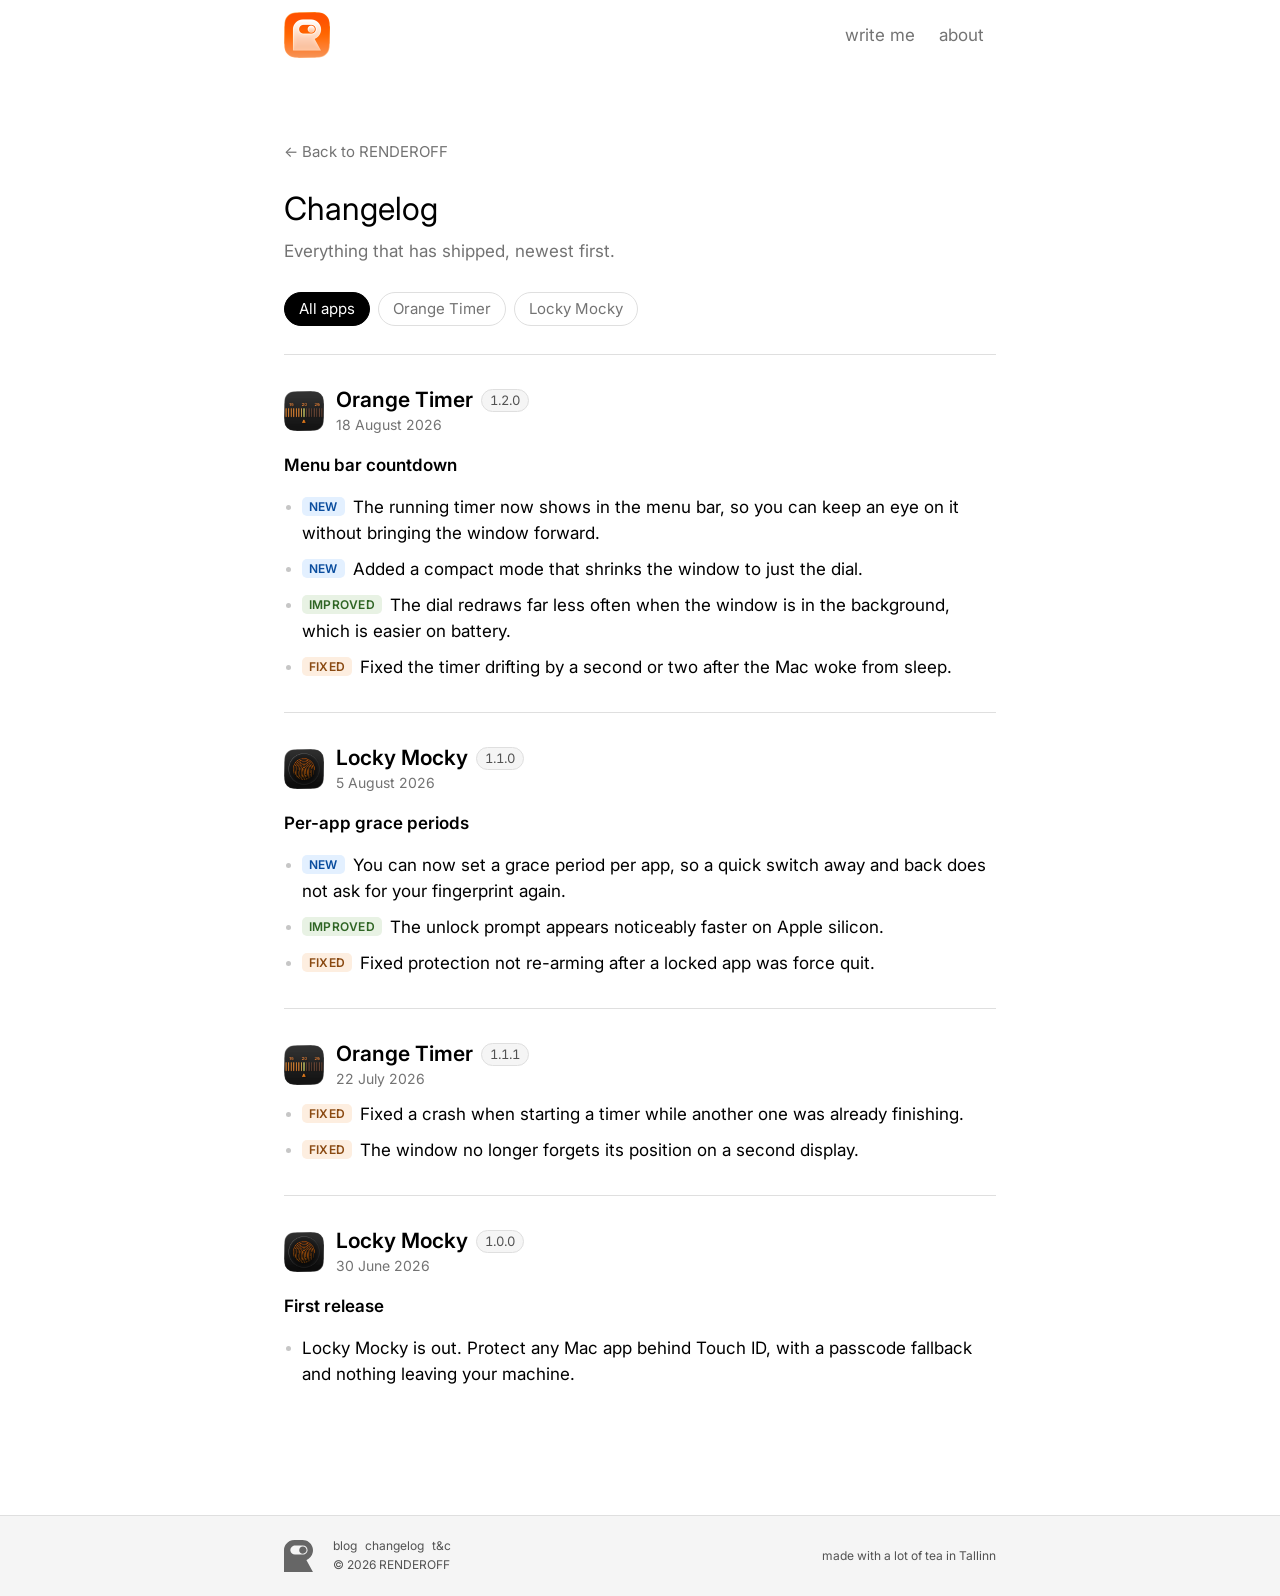
<file: changelog.html>
<!doctype html>
<html lang="en">
<head>
<meta charset="utf-8">
<meta name="viewport" content="width=device-width, initial-scale=1">
<title>Changelog — RENDEROFF</title>
<meta name="description" content="Release notes for RENDEROFF apps — what changed in each update to Orange Timer, Locky Mocky and everything else we ship.">
<meta property="og:title" content="Changelog — RENDEROFF">
<meta property="og:description" content="Release notes for every RENDEROFF app update.">
<meta property="og:type" content="website">
<link rel="icon" href="assets/img/renderoff-logo.png">
<link rel="preconnect" href="https://fonts.googleapis.com">
<link rel="preconnect" href="https://fonts.gstatic.com" crossorigin>
<link rel="stylesheet" href="https://fonts.googleapis.com/css2?family=Inter:wght@400;500;600&display=swap">
<link rel="stylesheet" href="styles.css">
</head>
<body>

<header class="site-header">
  <div class="shell shell--header">
    <a class="brand" href="index.html" aria-label="RENDEROFF home">
      <img src="assets/img/renderoff-logo.png" alt="RENDEROFF" width="46" height="46">
    </a>
    <!-- TODO: real destinations. The Figma has no link targets for these. -->
    <nav class="nav" aria-label="Primary">
      <a class="nav__link" href="mailto:hello@renderoff.com">write me</a>
      <a class="nav__link" href="index.html#about">about</a>
    </nav>
  </div>
</header>

<main>
  <div class="shell changelog">

    <p class="legal__eyebrow"><a href="index.html">&larr; Back to RENDEROFF</a></p>

    <h1 class="legal__title">Changelog</h1>
    <p class="changelog__lede">
      Everything that has shipped, newest first.
    </p>

    <div class="changelog__filters" id="changelog-filters" role="group" aria-label="Filter by app"></div>

    <p class="changelog__status" id="changelog-status" role="status" hidden></p>

    <div id="changelog-list"></div>

  </div>
</main>

<footer class="site-footer">
  <div class="shell shell--footer">
    <div class="site-footer__brand">
      <img class="site-footer__mark" src="assets/icons/renderoff-mark.svg" alt="" width="29" height="32">
      <div class="site-footer__meta">
        <nav class="site-footer__links" aria-label="Footer">
          <a href="blog.html">blog</a>
          <a href="changelog.html" aria-current="page">changelog</a>
          <a href="terms.html">t&amp;c</a>
        </nav>
        <p class="site-footer__copy">&copy; 2026 RENDEROFF</p>
      </div>
    </div>
    <p class="site-footer__note">made with a lot of tea in Tallinn</p>
  </div>
</footer>

<script src="assets/js/changelog.js"></script>
</body>
</html>
</file>
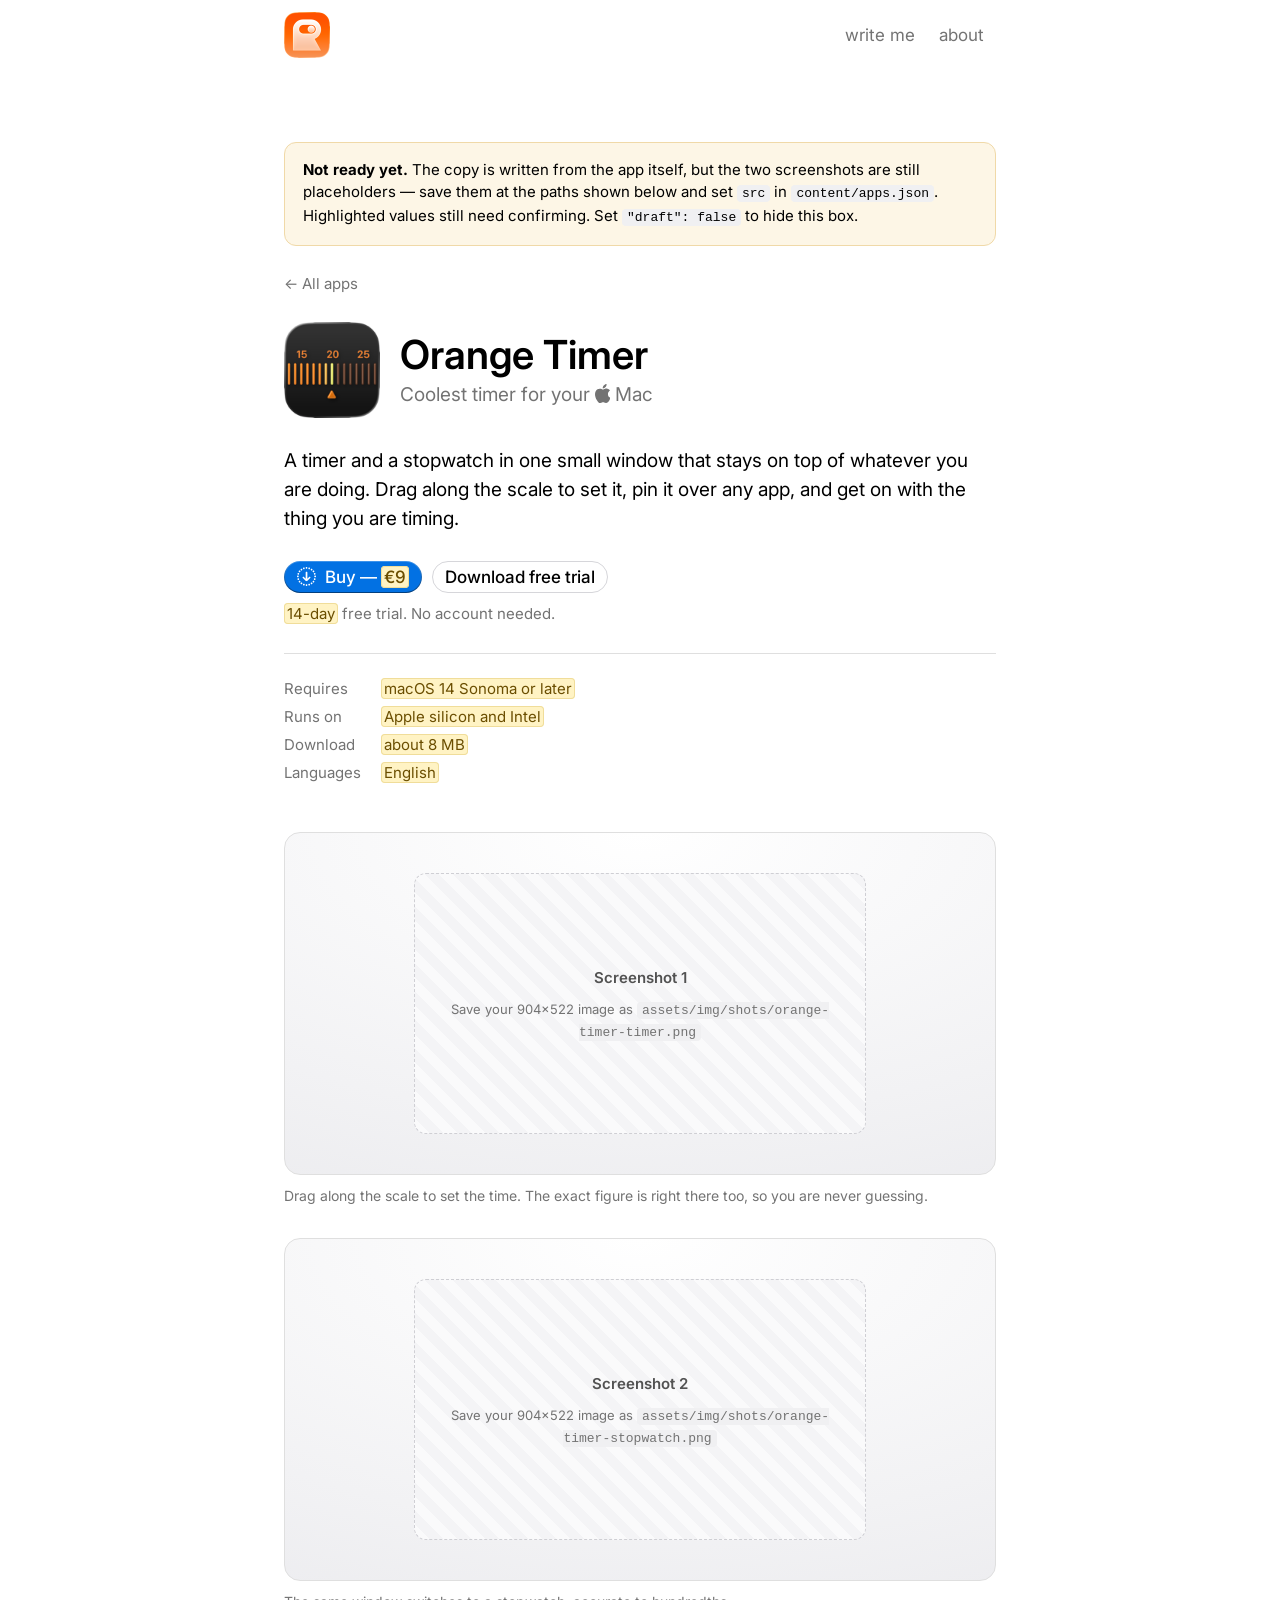
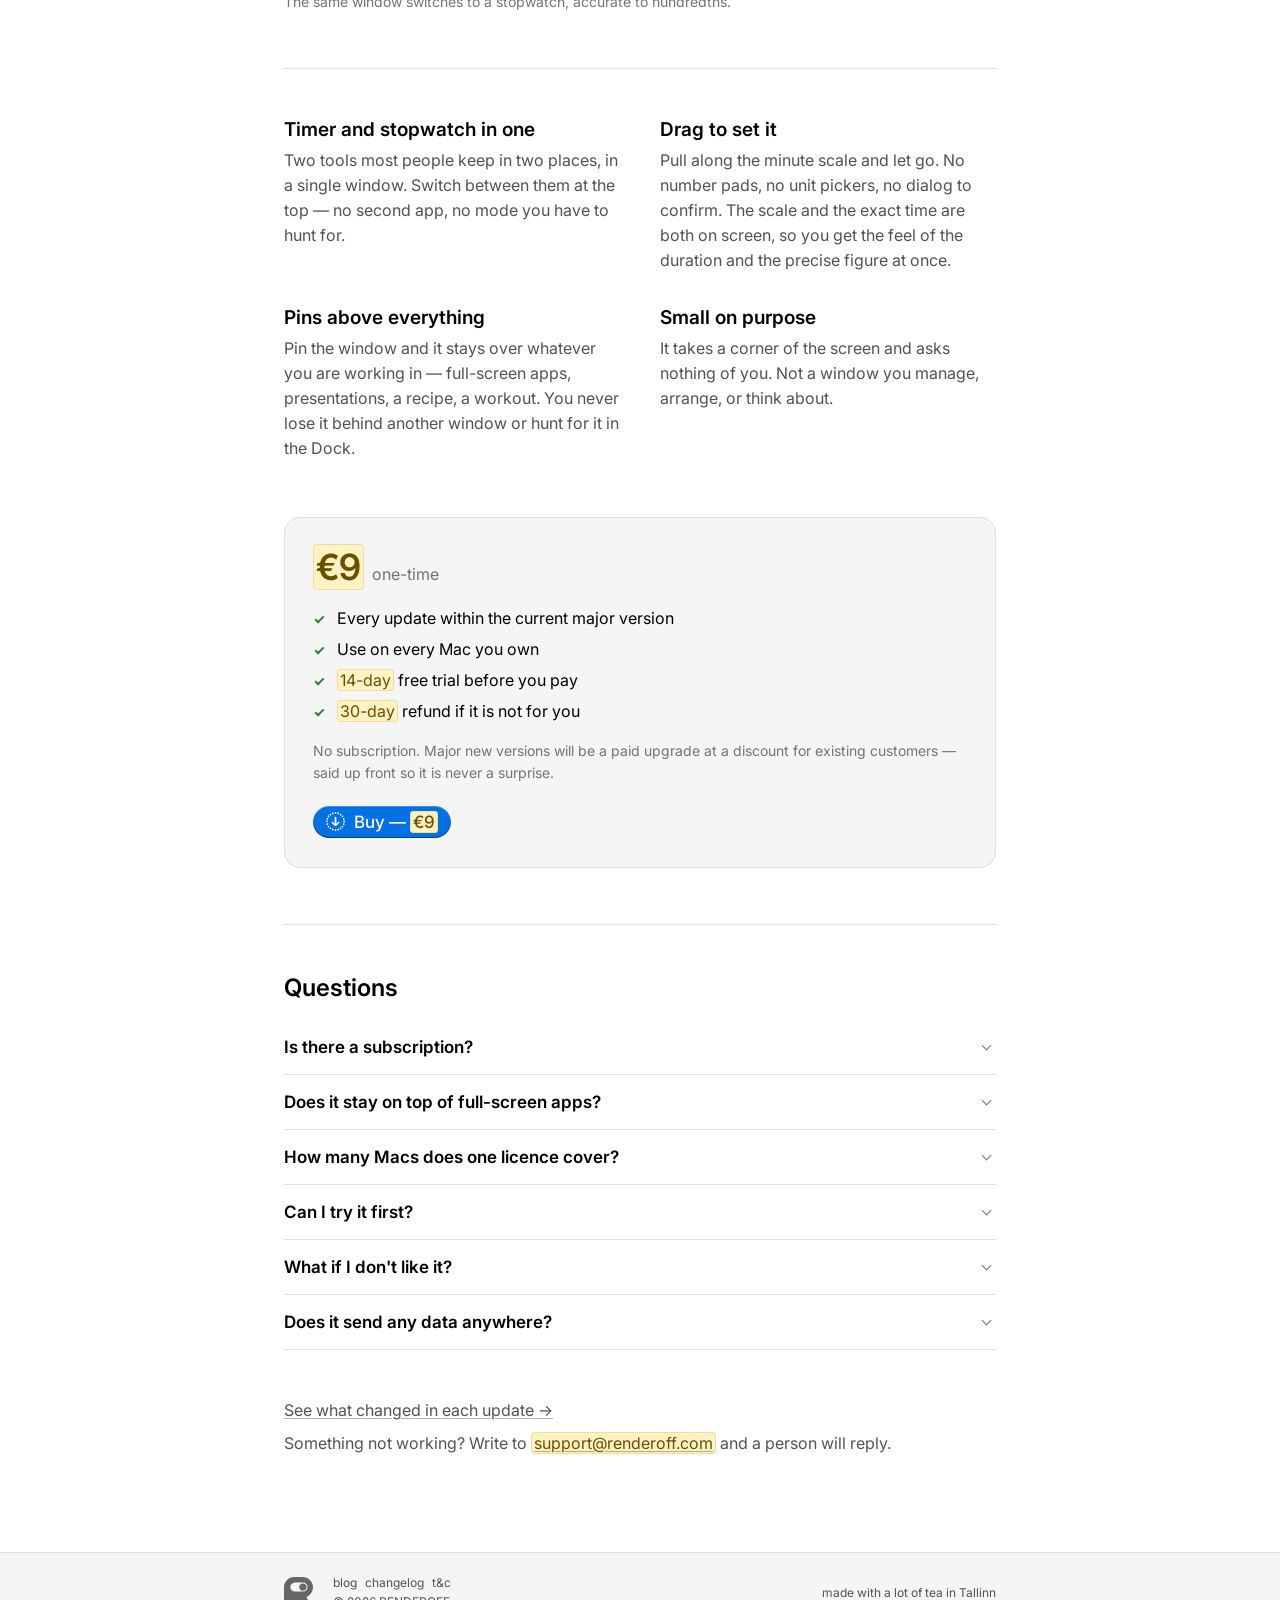
<file: orange-timer.html>
<!doctype html>
<!--
  GENERATED FILE — do not edit directly.
  Source: content/apps.json + templates/base.html
  Rebuild with: python3 tools/build.py
-->
<html lang="en">
<head>
<meta charset="utf-8">
<meta name="viewport" content="width=device-width, initial-scale=1">
<title>Orange Timer — a pinnable timer and stopwatch for Mac</title>
<meta name="description" content="A timer and a stopwatch in one small window that pins above everything else on your Mac. Drag the scale to set it. One-time purchase, no subscription.">
<meta property="og:title" content="Orange Timer">
<meta property="og:description" content="A timer and a stopwatch in one small window that pins above everything else on your Mac. Drag the scale to set it. One-time purchase, no subscription.">
<meta property="og:type" content="website">
<link rel="icon" href="assets/img/renderoff-logo.png">
<link rel="preconnect" href="https://fonts.googleapis.com">
<link rel="preconnect" href="https://fonts.gstatic.com" crossorigin>
<link rel="stylesheet" href="https://fonts.googleapis.com/css2?family=Inter:wght@400;500;600&display=swap">
<link rel="stylesheet" href="styles.css">
<script type="application/ld+json">{"@context": "https://schema.org", "@type": "SoftwareApplication", "name": "Orange Timer", "applicationCategory": "UtilitiesApplication", "operatingSystem": "macOS", "description": "A timer and a stopwatch in one small window that pins above everything else on your Mac. Drag the scale to set it. One-time purchase, no subscription.", "offers": {"@type": "Offer", "price": "9", "priceCurrency": "EUR"}}</script>
</head>
<body>

<svg class="sprite" aria-hidden="true" focusable="false">
<symbol id="i-apple" viewBox="179.31 0.0 13.36 16.39"><path d="M189.25 3.95117C189.421 3.96777 189.681 4.01204 190.03 4.08398C190.378 4.15592 190.752 4.30534 191.15 4.53223C191.554 4.75911 191.917 5.10775 192.238 5.57812C192.221 5.58919 192.122 5.66113 191.939 5.79395C191.762 5.92676 191.557 6.12321 191.325 6.3833C191.098 6.63786 190.899 6.95882 190.727 7.34619C190.556 7.72803 190.472 8.17904 190.478 8.69922C190.484 9.31901 190.594 9.83919 190.81 10.2598C191.031 10.6803 191.283 11.0207 191.565 11.2808C191.853 11.5353 192.108 11.7207 192.329 11.8369C192.55 11.9476 192.664 12.0029 192.669 12.0029C192.664 12.0251 192.622 12.1496 192.545 12.3765C192.467 12.5978 192.346 12.8856 192.18 13.2397C192.019 13.5884 191.809 13.9564 191.549 14.3438C191.316 14.6758 191.078 14.9912 190.835 15.29C190.591 15.5944 190.323 15.8434 190.03 16.0371C189.736 16.2363 189.402 16.3387 189.025 16.3442C188.66 16.3553 188.356 16.3055 188.112 16.1948C187.869 16.0897 187.617 15.979 187.357 15.8628C187.097 15.7521 186.757 15.6968 186.336 15.6968C185.915 15.6968 185.569 15.7493 185.298 15.8545C185.033 15.9596 184.778 16.0675 184.535 16.1782C184.291 16.2944 183.998 16.3608 183.655 16.3774C183.295 16.3885 182.96 16.2889 182.65 16.0786C182.346 15.8683 182.061 15.5999 181.795 15.2734C181.535 14.9525 181.292 14.6232 181.065 14.2856C180.716 13.7821 180.401 13.1899 180.119 12.5093C179.836 11.8231 179.623 11.1037 179.479 10.3511C179.341 9.59294 179.305 8.8431 179.372 8.10156C179.444 7.35449 179.659 6.66829 180.019 6.04297C180.384 5.42318 180.866 4.93066 181.463 4.56543C182.067 4.19466 182.714 4.00651 183.406 4.00098C183.765 3.99544 184.111 4.05355 184.443 4.17529C184.775 4.2915 185.083 4.41048 185.365 4.53223C185.653 4.65397 185.904 4.71484 186.12 4.71484C186.33 4.71484 186.593 4.64567 186.909 4.50732C187.224 4.36344 187.581 4.22786 187.979 4.10059C188.378 3.96777 188.801 3.91797 189.25 3.95117ZM188.411 2.61475C188.129 2.95785 187.769 3.24561 187.332 3.47803C186.9 3.70492 186.455 3.80176 185.996 3.76855C185.929 3.30371 185.99 2.84163 186.178 2.38232C186.366 1.92301 186.59 1.54118 186.851 1.23682C187.149 0.893717 187.523 0.605957 187.971 0.373535C188.425 0.135579 188.857 0.0110677 189.266 0C189.316 0.481445 189.258 0.951823 189.092 1.41113C188.926 1.86491 188.699 2.26611 188.411 2.61475Z"/></symbol>
<symbol id="i-download" viewBox="0 0 18 18"><path d="M8.56641 1.56885C8.34505 1.56885 8.15967 1.49414 8.01025 1.34473C7.86084 1.18978 7.78613 1.00163 7.78613 0.780273C7.78613 0.569987 7.86084 0.38737 8.01025 0.232422C8.15967 0.077474 8.34505 0 8.56641 0C8.77669 0 8.95931 0.077474 9.11426 0.232422C9.26921 0.38737 9.34668 0.569987 9.34668 0.780273C9.34668 1.00163 9.26921 1.18978 9.11426 1.34473C8.95931 1.49414 8.77669 1.56885 8.56641 1.56885ZM10.957 1.95898C10.7357 1.95898 10.5503 1.88428 10.4009 1.73486C10.2515 1.57992 10.1768 1.39176 10.1768 1.17041C10.1768 0.960124 10.2515 0.777507 10.4009 0.622559C10.5503 0.467611 10.7357 0.390137 10.957 0.390137C11.1673 0.390137 11.3499 0.467611 11.5049 0.622559C11.6598 0.777507 11.7373 0.960124 11.7373 1.17041C11.7373 1.39176 11.6598 1.57992 11.5049 1.73486C11.3499 1.88428 11.1673 1.95898 10.957 1.95898ZM13.1235 3.05469C12.9077 3.05469 12.7223 2.97998 12.5674 2.83057C12.418 2.67562 12.3433 2.48747 12.3433 2.26611C12.3433 2.05583 12.418 1.87321 12.5674 1.71826C12.7223 1.56331 12.9077 1.48584 13.1235 1.48584C13.3394 1.48584 13.522 1.56331 13.6714 1.71826C13.8263 1.87321 13.9038 2.05583 13.9038 2.26611C13.9038 2.48747 13.8263 2.67562 13.6714 2.83057C13.522 2.97998 13.3394 3.05469 13.1235 3.05469ZM14.8418 4.77295C14.626 4.77295 14.4406 4.69548 14.2856 4.54053C14.1307 4.38558 14.0532 4.20296 14.0532 3.99268C14.0532 3.77132 14.1307 3.58594 14.2856 3.43652C14.4406 3.28158 14.626 3.2041 14.8418 3.2041C15.0521 3.2041 15.2347 3.28158 15.3896 3.43652C15.5446 3.58594 15.6221 3.77132 15.6221 3.99268C15.6221 4.20296 15.5446 4.38558 15.3896 4.54053C15.2347 4.69548 15.0521 4.77295 14.8418 4.77295ZM15.9292 6.90625C15.7189 6.90625 15.5363 6.83154 15.3813 6.68213C15.2264 6.52718 15.1489 6.3418 15.1489 6.12598C15.1489 5.91569 15.2264 5.73307 15.3813 5.57812C15.5363 5.42318 15.7189 5.3457 15.9292 5.3457C16.145 5.3457 16.3304 5.42318 16.4854 5.57812C16.6403 5.73307 16.7178 5.91569 16.7178 6.12598C16.7178 6.3418 16.6403 6.52718 16.4854 6.68213C16.3304 6.83154 16.145 6.90625 15.9292 6.90625ZM16.3442 9.30518C16.1284 9.30518 15.943 9.2277 15.7881 9.07275C15.6331 8.91781 15.5557 8.73519 15.5557 8.5249C15.5557 8.31462 15.6331 8.132 15.7881 7.97705C15.943 7.8221 16.1284 7.74463 16.3442 7.74463C16.5601 7.74463 16.7427 7.8221 16.8921 7.97705C17.047 8.132 17.1245 8.31462 17.1245 8.5249C17.1245 8.73519 17.047 8.91781 16.8921 9.07275C16.7427 9.2277 16.5601 9.30518 16.3442 9.30518ZM15.9292 11.7041C15.7189 11.7041 15.5363 11.6294 15.3813 11.48C15.2264 11.325 15.1489 11.1396 15.1489 10.9238C15.1489 10.708 15.2264 10.5254 15.3813 10.376C15.5363 10.221 15.7189 10.1436 15.9292 10.1436C16.145 10.1436 16.3304 10.221 16.4854 10.376C16.6403 10.5254 16.7178 10.708 16.7178 10.9238C16.7178 11.1396 16.6403 11.325 16.4854 11.48C16.3304 11.6294 16.145 11.7041 15.9292 11.7041ZM14.8418 13.8457C14.626 13.8457 14.4406 13.771 14.2856 13.6216C14.1307 13.4666 14.0532 13.2812 14.0532 13.0654C14.0532 12.8496 14.1307 12.667 14.2856 12.5176C14.4406 12.3626 14.626 12.2852 14.8418 12.2852C15.0521 12.2852 15.2347 12.3626 15.3896 12.5176C15.5446 12.667 15.6221 12.8496 15.6221 13.0654C15.6221 13.2812 15.5446 13.4666 15.3896 13.6216C15.2347 13.771 15.0521 13.8457 14.8418 13.8457ZM13.1235 15.564C12.9077 15.564 12.7223 15.4865 12.5674 15.3315C12.418 15.1766 12.3433 14.994 12.3433 14.7837C12.3433 14.5679 12.418 14.3825 12.5674 14.2275C12.7223 14.0726 12.9077 13.9951 13.1235 13.9951C13.3394 13.9951 13.522 14.0726 13.6714 14.2275C13.8263 14.3825 13.9038 14.5679 13.9038 14.7837C13.9038 14.994 13.8263 15.1766 13.6714 15.3315C13.522 15.4865 13.3394 15.564 13.1235 15.564ZM10.957 16.6597C10.7357 16.6597 10.5503 16.5822 10.4009 16.4272C10.2515 16.2723 10.1768 16.0897 10.1768 15.8794C10.1768 15.6636 10.2515 15.4782 10.4009 15.3232C10.5503 15.1683 10.7357 15.0908 10.957 15.0908C11.1673 15.0908 11.3499 15.1683 11.5049 15.3232C11.6598 15.4782 11.7373 15.6636 11.7373 15.8794C11.7373 16.0897 11.6598 16.2723 11.5049 16.4272C11.3499 16.5822 11.1673 16.6597 10.957 16.6597ZM8.56641 17.0498C8.34505 17.0498 8.15967 16.9723 8.01025 16.8174C7.86084 16.6624 7.78613 16.4798 7.78613 16.2695C7.78613 16.0537 7.86084 15.8683 8.01025 15.7134C8.15967 15.5584 8.34505 15.481 8.56641 15.481C8.77669 15.481 8.95931 15.5584 9.11426 15.7134C9.26921 15.8683 9.34668 16.0537 9.34668 16.2695C9.34668 16.4798 9.26921 16.6624 9.11426 16.8174C8.95931 16.9723 8.77669 17.0498 8.56641 17.0498ZM6.17578 16.6597C5.95996 16.6597 5.77458 16.5822 5.61963 16.4272C5.47021 16.2723 5.39551 16.0897 5.39551 15.8794C5.39551 15.6636 5.47021 15.4782 5.61963 15.3232C5.77458 15.1683 5.95996 15.0908 6.17578 15.0908C6.38607 15.0908 6.56868 15.1683 6.72363 15.3232C6.87858 15.4782 6.95605 15.6636 6.95605 15.8794C6.95605 16.0897 6.87858 16.2723 6.72363 16.4272C6.56868 16.5822 6.38607 16.6597 6.17578 16.6597ZM4.00098 15.564C3.78516 15.564 3.59977 15.4865 3.44482 15.3315C3.29541 15.1766 3.2207 14.994 3.2207 14.7837C3.2207 14.5679 3.29541 14.3825 3.44482 14.2275C3.59977 14.0726 3.78516 13.9951 4.00098 13.9951C4.2168 13.9951 4.40218 14.0726 4.55713 14.2275C4.71208 14.3825 4.78955 14.5679 4.78955 14.7837C4.78955 14.994 4.71208 15.1766 4.55713 15.3315C4.40218 15.4865 4.2168 15.564 4.00098 15.564ZM2.28271 13.8457C2.07243 13.8457 1.88981 13.771 1.73486 13.6216C1.57992 13.4666 1.50244 13.2812 1.50244 13.0654C1.50244 12.8496 1.57992 12.667 1.73486 12.5176C1.88981 12.3626 2.07243 12.2852 2.28271 12.2852C2.49854 12.2852 2.68392 12.3626 2.83887 12.5176C2.99382 12.667 3.07129 12.8496 3.07129 13.0654C3.07129 13.2812 2.99382 13.4666 2.83887 13.6216C2.68392 13.771 2.49854 13.8457 2.28271 13.8457ZM1.19531 11.7041C0.979492 11.7041 0.794108 11.6294 0.63916 11.48C0.484212 11.325 0.406738 11.1396 0.406738 10.9238C0.406738 10.708 0.484212 10.5254 0.63916 10.376C0.794108 10.221 0.979492 10.1436 1.19531 10.1436C1.41113 10.1436 1.59375 10.221 1.74316 10.376C1.89811 10.5254 1.97559 10.708 1.97559 10.9238C1.97559 11.1396 1.89811 11.325 1.74316 11.48C1.59375 11.6294 1.41113 11.7041 1.19531 11.7041ZM0.780273 9.30518C0.569987 9.30518 0.38737 9.2277 0.232422 9.07275C0.077474 8.91781 0 8.73519 0 8.5249C0 8.31462 0.077474 8.132 0.232422 7.97705C0.38737 7.8221 0.569987 7.74463 0.780273 7.74463C0.996094 7.74463 1.18148 7.8221 1.33643 7.97705C1.49137 8.132 1.56885 8.31462 1.56885 8.5249C1.56885 8.73519 1.49137 8.91781 1.33643 9.07275C1.18148 9.2277 0.996094 9.30518 0.780273 9.30518ZM1.19531 6.90625C0.979492 6.90625 0.794108 6.83154 0.63916 6.68213C0.484212 6.52718 0.406738 6.3418 0.406738 6.12598C0.406738 5.91569 0.484212 5.73307 0.63916 5.57812C0.794108 5.42318 0.979492 5.3457 1.19531 5.3457C1.41113 5.3457 1.59375 5.42318 1.74316 5.57812C1.89811 5.73307 1.97559 5.91569 1.97559 6.12598C1.97559 6.3418 1.89811 6.52718 1.74316 6.68213C1.59375 6.83154 1.41113 6.90625 1.19531 6.90625ZM2.28271 4.77295C2.07243 4.77295 1.88981 4.69548 1.73486 4.54053C1.57992 4.38558 1.50244 4.20296 1.50244 3.99268C1.50244 3.77132 1.57992 3.58594 1.73486 3.43652C1.88981 3.28158 2.07243 3.2041 2.28271 3.2041C2.49854 3.2041 2.68392 3.28158 2.83887 3.43652C2.99382 3.58594 3.07129 3.77132 3.07129 3.99268C3.07129 4.20296 2.99382 4.38558 2.83887 4.54053C2.68392 4.69548 2.49854 4.77295 2.28271 4.77295ZM4.00098 3.05469C3.78516 3.05469 3.59977 2.97998 3.44482 2.83057C3.29541 2.67562 3.2207 2.48747 3.2207 2.26611C3.2207 2.05583 3.29541 1.87321 3.44482 1.71826C3.59977 1.56331 3.78516 1.48584 4.00098 1.48584C4.2168 1.48584 4.40218 1.56331 4.55713 1.71826C4.71208 1.87321 4.78955 2.05583 4.78955 2.26611C4.78955 2.48747 4.71208 2.67562 4.55713 2.83057C4.40218 2.97998 4.2168 3.05469 4.00098 3.05469ZM6.17578 1.95898C5.95996 1.95898 5.77458 1.88428 5.61963 1.73486C5.47021 1.57992 5.39551 1.39176 5.39551 1.17041C5.39551 0.960124 5.47021 0.777507 5.61963 0.622559C5.77458 0.467611 5.95996 0.390137 6.17578 0.390137C6.38607 0.390137 6.56868 0.467611 6.72363 0.622559C6.87858 0.777507 6.95605 0.960124 6.95605 1.17041C6.95605 1.39176 6.87858 1.57992 6.72363 1.73486C6.56868 1.88428 6.38607 1.95898 6.17578 1.95898ZM8.56641 4.2832C8.78223 4.2832 8.96484 4.36068 9.11426 4.51562C9.26921 4.66504 9.34668 4.84212 9.34668 5.04688V9.47949L9.27197 11.2642C9.26644 11.4689 9.19173 11.6322 9.04785 11.7539C8.90951 11.8757 8.74902 11.9365 8.56641 11.9365C8.38932 11.9365 8.23161 11.8757 8.09326 11.7539C7.96045 11.6322 7.88574 11.4689 7.86914 11.2642L7.79443 9.47949V5.04688C7.79443 4.84212 7.86914 4.66504 8.01855 4.51562C8.1735 4.36068 8.35612 4.2832 8.56641 4.2832ZM8.56641 12.7666C8.4668 12.7666 8.36995 12.7472 8.27588 12.7085C8.1818 12.6698 8.08219 12.6006 7.97705 12.501L5.24609 9.86133C5.16862 9.78939 5.11051 9.71468 5.07178 9.63721C5.03857 9.55973 5.02197 9.46842 5.02197 9.36328C5.02197 9.1696 5.08838 9.01188 5.22119 8.89014C5.354 8.76286 5.51449 8.69922 5.70264 8.69922C5.79671 8.69922 5.89079 8.71859 5.98486 8.75732C6.07894 8.79606 6.15918 8.8514 6.22559 8.92334L7.396 10.1768L8.37549 11.2974H8.75732L9.73682 10.1768L10.9072 8.92334C10.9792 8.8514 11.0594 8.79606 11.1479 8.75732C11.2365 8.71859 11.3278 8.69922 11.4219 8.69922C11.6156 8.69922 11.7788 8.76286 11.9116 8.89014C12.05 9.01188 12.1191 9.1696 12.1191 9.36328C12.1191 9.46842 12.0998 9.55973 12.061 9.63721C12.0223 9.71468 11.9697 9.78939 11.9033 9.86133L9.15576 12.501C9.05615 12.6006 8.95931 12.6698 8.86523 12.7085C8.77116 12.7472 8.67155 12.7666 8.56641 12.7666Z"/></symbol>
<symbol id="i-bell" viewBox="0 0 17 18"><path d="M0 13.1816C0 12.8883 0.077474 12.6089 0.232422 12.3433C0.38737 12.0721 0.583822 11.812 0.821777 11.563C1.06527 11.314 1.31152 11.0677 1.56055 10.8242C1.75423 10.6361 1.90365 10.3898 2.00879 10.0854C2.11947 9.78109 2.20247 9.44629 2.25781 9.08105C2.31315 8.71582 2.35742 8.34229 2.39062 7.96045C2.42383 6.91455 2.55387 5.98763 2.78076 5.17969C3.01318 4.37174 3.35628 3.69385 3.81006 3.146C4.26937 2.59814 4.86149 2.19417 5.58643 1.93408C5.74137 1.38623 6.03743 0.926921 6.47461 0.556152C6.91178 0.185384 7.4375 0 8.05176 0C8.67155 0 9.20003 0.185384 9.63721 0.556152C10.0744 0.926921 10.3704 1.38623 10.5254 1.93408C11.2503 2.19417 11.8397 2.59814 12.2935 3.146C12.7528 3.69385 13.0959 4.37174 13.3228 5.17969C13.5552 5.98763 13.688 6.91455 13.7212 7.96045C13.7544 8.34229 13.7987 8.71582 13.854 9.08105C13.9093 9.44629 13.9896 9.78109 14.0947 10.0854C14.2054 10.3898 14.3576 10.6361 14.5513 10.8242C14.8003 11.0677 15.0438 11.314 15.2817 11.563C15.5252 11.812 15.7244 12.0721 15.8794 12.3433C16.0343 12.6089 16.1118 12.8883 16.1118 13.1816C16.1118 13.5358 15.9873 13.8208 15.7383 14.0366C15.4948 14.2469 15.1572 14.3521 14.7256 14.3521H11.3057C11.2835 14.8888 11.1313 15.3869 10.8491 15.8462C10.5724 16.311 10.1934 16.6846 9.71191 16.9668C9.236 17.2546 8.68262 17.3984 8.05176 17.3984C7.42643 17.3984 6.87305 17.2546 6.3916 16.9668C5.91569 16.6846 5.53662 16.311 5.25439 15.8462C4.9777 15.3869 4.82829 14.8888 4.80615 14.3521H1.38623C0.95459 14.3521 0.614258 14.2469 0.365234 14.0366C0.121745 13.8208 0 13.5358 0 13.1816ZM1.98389 12.833H14.103V12.7334C14.0311 12.6615 13.937 12.5646 13.8208 12.4429C13.7046 12.3211 13.5745 12.1883 13.4307 12.0444C13.2923 11.895 13.154 11.7428 13.0156 11.5879C12.8717 11.4274 12.7472 11.2337 12.6421 11.0068C12.5369 10.7744 12.4484 10.5143 12.3765 10.2266C12.3045 9.93327 12.2437 9.61507 12.1938 9.27197C12.1496 8.92887 12.1164 8.55811 12.0942 8.15967C12.061 7.04183 11.9338 6.15088 11.7124 5.48682C11.491 4.81722 11.1978 4.31917 10.8325 3.99268C10.4728 3.66064 10.0688 3.43376 9.62061 3.31201C9.52653 3.28988 9.44906 3.25114 9.38818 3.1958C9.33285 3.13493 9.30241 3.04915 9.29688 2.93848C9.27474 2.5179 9.15299 2.17757 8.93164 1.91748C8.71582 1.65739 8.42253 1.52734 8.05176 1.52734C7.69206 1.52734 7.40153 1.65739 7.18018 1.91748C6.95882 2.17757 6.83708 2.5179 6.81494 2.93848C6.80941 3.04915 6.7762 3.13493 6.71533 3.1958C6.65999 3.25114 6.58252 3.28988 6.48291 3.31201C6.03467 3.43376 5.6307 3.66064 5.271 3.99268C4.9113 4.31917 4.62077 4.81722 4.39941 5.48682C4.17806 6.15088 4.05078 7.04183 4.01758 8.15967C3.99544 8.55811 3.95947 8.92887 3.90967 9.27197C3.8654 9.61507 3.80452 9.93327 3.72705 10.2266C3.65511 10.5143 3.56657 10.7744 3.46143 11.0068C3.35628 11.2337 3.23177 11.4274 3.08789 11.5879C2.95508 11.7428 2.81673 11.895 2.67285 12.0444C2.52897 12.1883 2.39616 12.3211 2.27441 12.4429C2.15267 12.5646 2.05583 12.6615 1.98389 12.7334V12.833ZM6.375 14.3521C6.40267 14.8778 6.57145 15.2956 6.88135 15.6055C7.19678 15.9154 7.58691 16.0703 8.05176 16.0703C8.52767 16.0703 8.91781 15.9154 9.22217 15.6055C9.53206 15.2956 9.70361 14.8778 9.73682 14.3521H6.375Z"/></symbol>
</svg>

<header class="site-header">
  <div class="shell shell--header">
    <a class="brand" href="index.html" aria-label="RENDEROFF home">
      <img src="assets/img/renderoff-logo.png" alt="RENDEROFF" width="46" height="46">
    </a>
    <!-- TODO: real destinations. The Figma has no link targets for these. -->
    <nav class="nav" aria-label="Primary">
      <a class="nav__link" href="mailto:hello@renderoff.com">write me</a>
      <a class="nav__link" href="index.html#about">about</a>
    </nav>
  </div>
</header>

<main>
<div class="shell app-page">
<div class="legal__notice" role="note"><p><strong>Not ready yet.</strong> The copy is written from the app itself, but the two screenshots are still placeholders — save them at the paths shown below and set <code>src</code> in <code>content/apps.json</code>. Highlighted values still need confirming. Set <code>"draft": false</code> to hide this box.</p></div>
<p class="legal__eyebrow"><a href="index.html">&larr; All apps</a></p>
<section class="app-hero">
<img class="app-hero__icon" src="assets/img/orange-timer.png" alt="" width="96" height="96">
<div class="app-hero__text">
<h1 class="app-hero__name">Orange Timer</h1>
<p class="app-hero__tagline">Coolest timer for your <svg class="apple" aria-hidden="true"><use href="#i-apple"/></svg> Mac</p>
</div>
</section>
<p class="app-summary">A timer and a stopwatch in one small window that stays on top of whatever you are doing. Drag along the scale to set it, pin it over any app, and get on with the thing you are timing.</p>
<div class="app-actions">
<a class="btn btn--download" href="#"><svg class="btn__icon" aria-hidden="true"><use href="#i-download"/></svg><span>Buy — <span class="ph">€9</span></span></a>
<a class="btn btn--quiet" href="#"><span>Download free trial</span></a>
</div>
<p class="app-actions__note"><span class="ph">14-day</span> free trial. No account needed.</p>
<dl class="app-req"><dt>Requires</dt><dd><span class="ph">macOS 14 Sonoma or later</span></dd><dt>Runs on</dt><dd><span class="ph">Apple silicon and Intel</span></dd><dt>Download</dt><dd><span class="ph">about 8 MB</span></dd><dt>Languages</dt><dd><span class="ph">English</span></dd></dl>
<section class="app-shots" aria-label="Screenshots">
<figure class="shot shot--compact">
<div class="shot__stage">
<div class="shot__placeholder" style="aspect-ratio:904/522;max-width:452px;width:100%"><span class="shot__label">Screenshot 1</span><span class="shot__hint">Save your 904&times;522 image as <code>assets/img/shots/orange-timer-timer.png</code></span></div>
</div>
<figcaption>Drag along the scale to set the time. The exact figure is right there too, so you are never guessing.</figcaption>
</figure>
<figure class="shot shot--compact">
<div class="shot__stage">
<div class="shot__placeholder" style="aspect-ratio:904/522;max-width:452px;width:100%"><span class="shot__label">Screenshot 2</span><span class="shot__hint">Save your 904&times;522 image as <code>assets/img/shots/orange-timer-stopwatch.png</code></span></div>
</div>
<figcaption>The same window switches to a stopwatch, accurate to hundredths.</figcaption>
</figure>
</section>
<section class="app-features"><div class="feature"><h2 class="feature__title">Timer and stopwatch in one</h2><p class="feature__text">Two tools most people keep in two places, in a single window. Switch between them at the top — no second app, no mode you have to hunt for.</p></div><div class="feature"><h2 class="feature__title">Drag to set it</h2><p class="feature__text">Pull along the minute scale and let go. No number pads, no unit pickers, no dialog to confirm. The scale and the exact time are both on screen, so you get the feel of the duration and the precise figure at once.</p></div><div class="feature"><h2 class="feature__title">Pins above everything</h2><p class="feature__text">Pin the window and it stays over whatever you are working in — full-screen apps, presentations, a recipe, a workout. You never lose it behind another window or hunt for it in the Dock.</p></div><div class="feature"><h2 class="feature__title">Small on purpose</h2><p class="feature__text">It takes a corner of the screen and asks nothing of you. Not a window you manage, arrange, or think about.</p></div></section>
<section class="app-pricing" id="pricing">
<div class="app-pricing__head">
<span class="app-pricing__price"><span class="ph">€9</span></span>
<span class="app-pricing__unit">one-time</span>
</div>
<ul class="app-pricing__list"><li>Every update within the current major version</li><li>Use on every Mac you own</li><li><span class="ph">14-day</span> free trial before you pay</li><li><span class="ph">30-day</span> refund if it is not for you</li></ul>
<p class="app-pricing__note">No subscription. Major new versions will be a paid upgrade at a discount for existing customers — said up front so it is never a surprise.</p>
<a class="btn btn--download" href="#"><svg class="btn__icon" aria-hidden="true"><use href="#i-download"/></svg><span>Buy — <span class="ph">€9</span></span></a>
</section>
<section class="app-faq"><h2 class="app-section-title">Questions</h2><details class="faq"><summary>Is there a subscription?</summary><p>No. You pay once and the app is yours. Major new versions are a paid upgrade, discounted for existing customers, and everything smaller is free.</p></details><details class="faq"><summary>Does it stay on top of full-screen apps?</summary><p>Yes — that is the point of the pin. Pin the window and it stays visible over whatever else is on screen.</p></details><details class="faq"><summary>How many Macs does one licence cover?</summary><p>Every Mac you personally own. If you are buying for a team, write to us and we will sort out a volume licence.</p></details><details class="faq"><summary>Can I try it first?</summary><p>Yes — the trial is <span class="ph">14 days</span> with every feature unlocked, and it does not ask for a card or an account.</p></details><details class="faq"><summary>What if I don&#x27;t like it?</summary><p>Write within <span class="ph">30 days</span> of buying directly and we will refund you. If you bought through the Mac App Store, refunds go through Apple.</p></details><details class="faq"><summary>Does it send any data anywhere?</summary><p><span class="ph">No. There is no account, no sync and no analytics.</span></p></details></section>
<section class="app-tail">
<p><a href="changelog.html?app=orange-timer">See what changed in each update &rarr;</a></p>
<p>Something not working? Write to <a href="mailto:support@renderoff.com"><span class="ph">support@renderoff.com</span></a> and a person will reply.</p>
</section>
</div>
</main>

<footer class="site-footer">
  <div class="shell shell--footer">
    <div class="site-footer__brand">
      <img class="site-footer__mark" src="assets/icons/renderoff-mark.svg" alt="" width="29" height="32">
      <div class="site-footer__meta">
        <nav class="site-footer__links" aria-label="Footer">
          <a href="blog.html">blog</a>
          <a href="changelog.html">changelog</a>
          <a href="terms.html">t&amp;c</a>
        </nav>
        <p class="site-footer__copy">&copy; 2026 RENDEROFF</p>
      </div>
    </div>
    <p class="site-footer__note">made with a lot of tea in Tallinn</p>
  </div>
</footer>

</body>
</html>
</file>
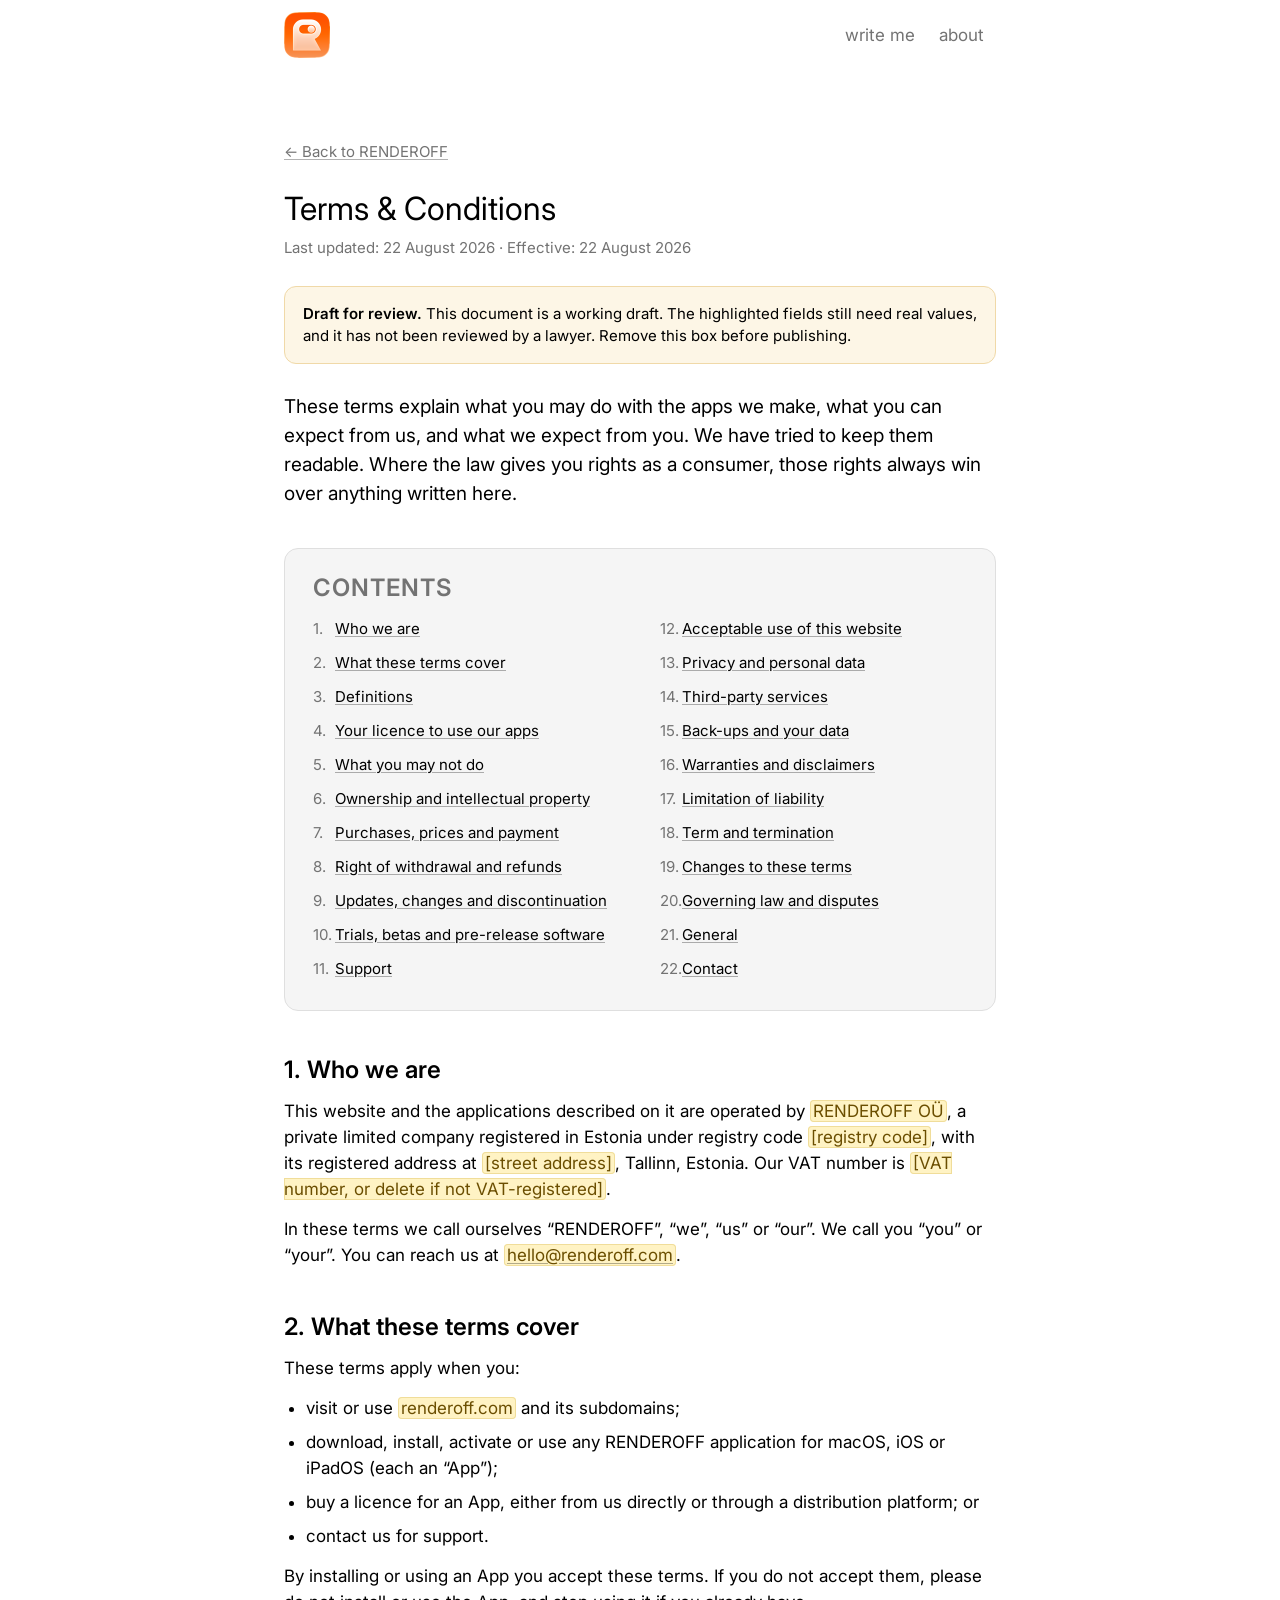
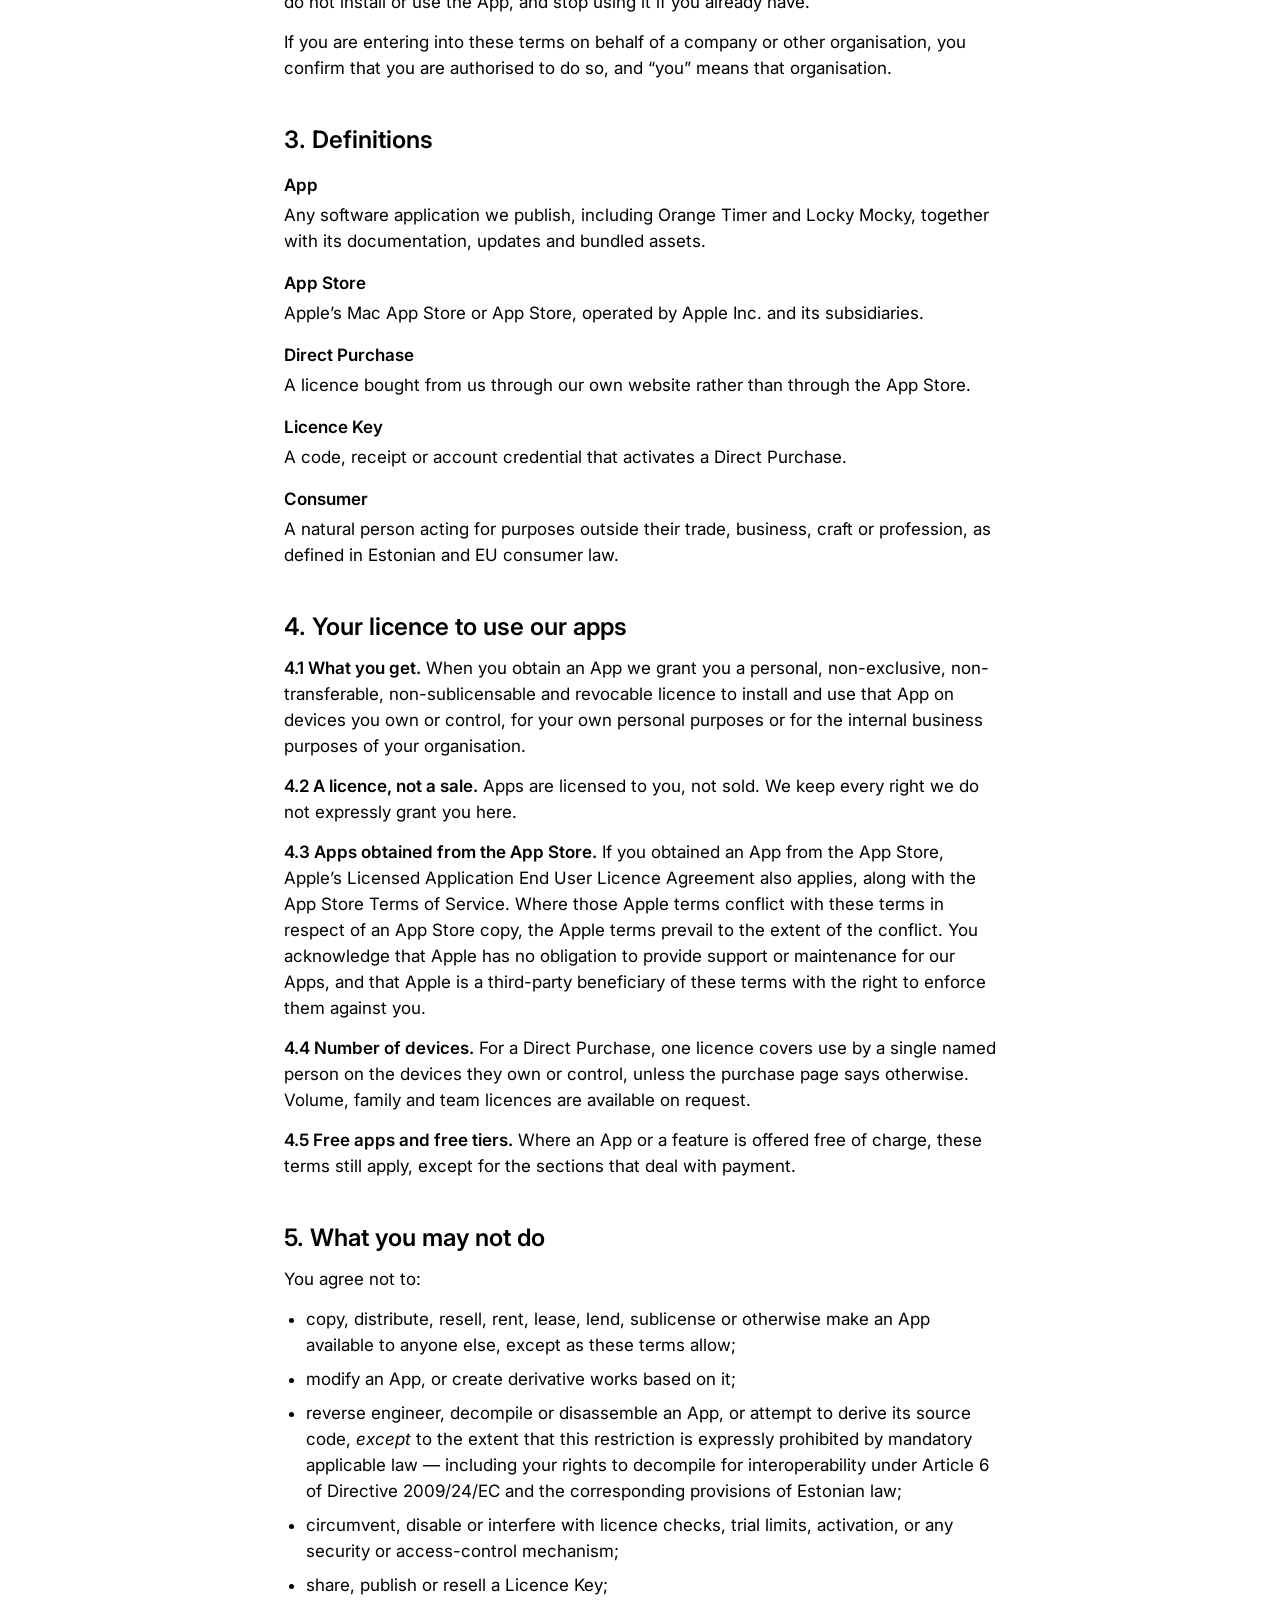
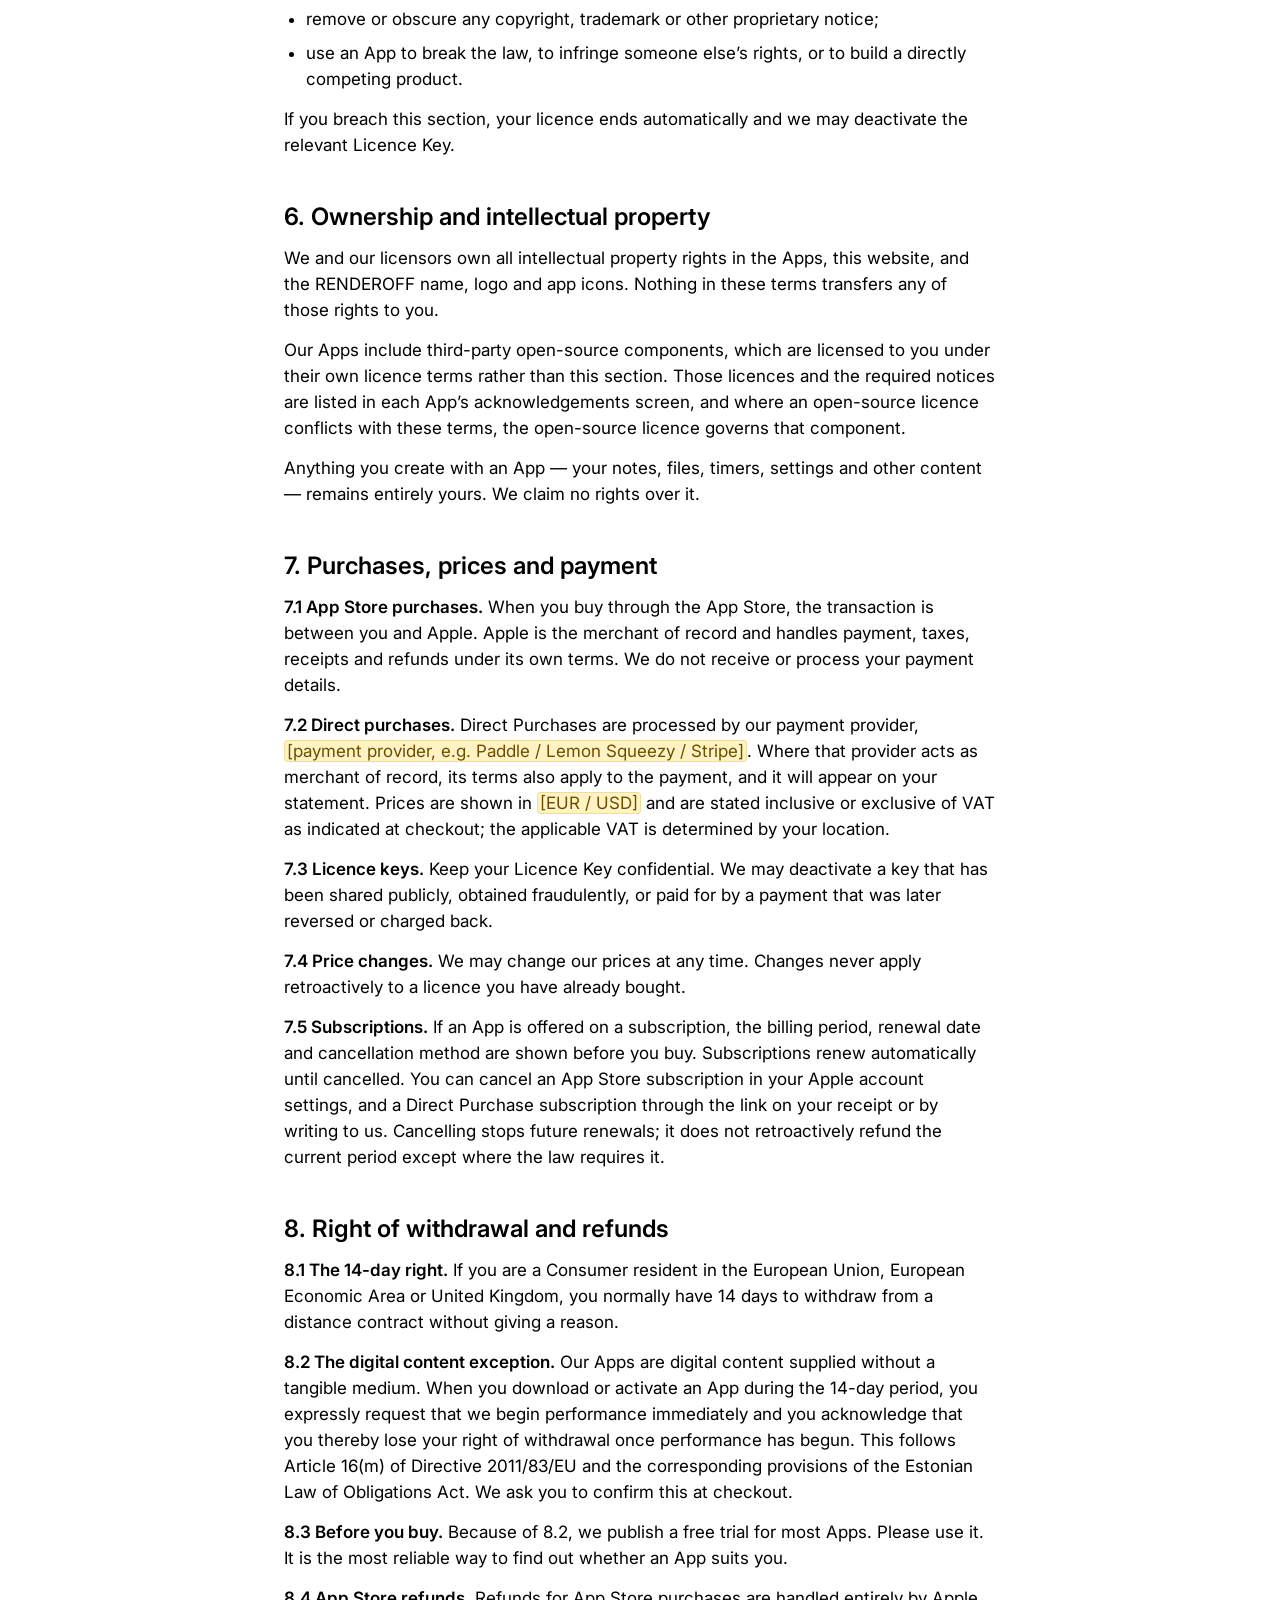
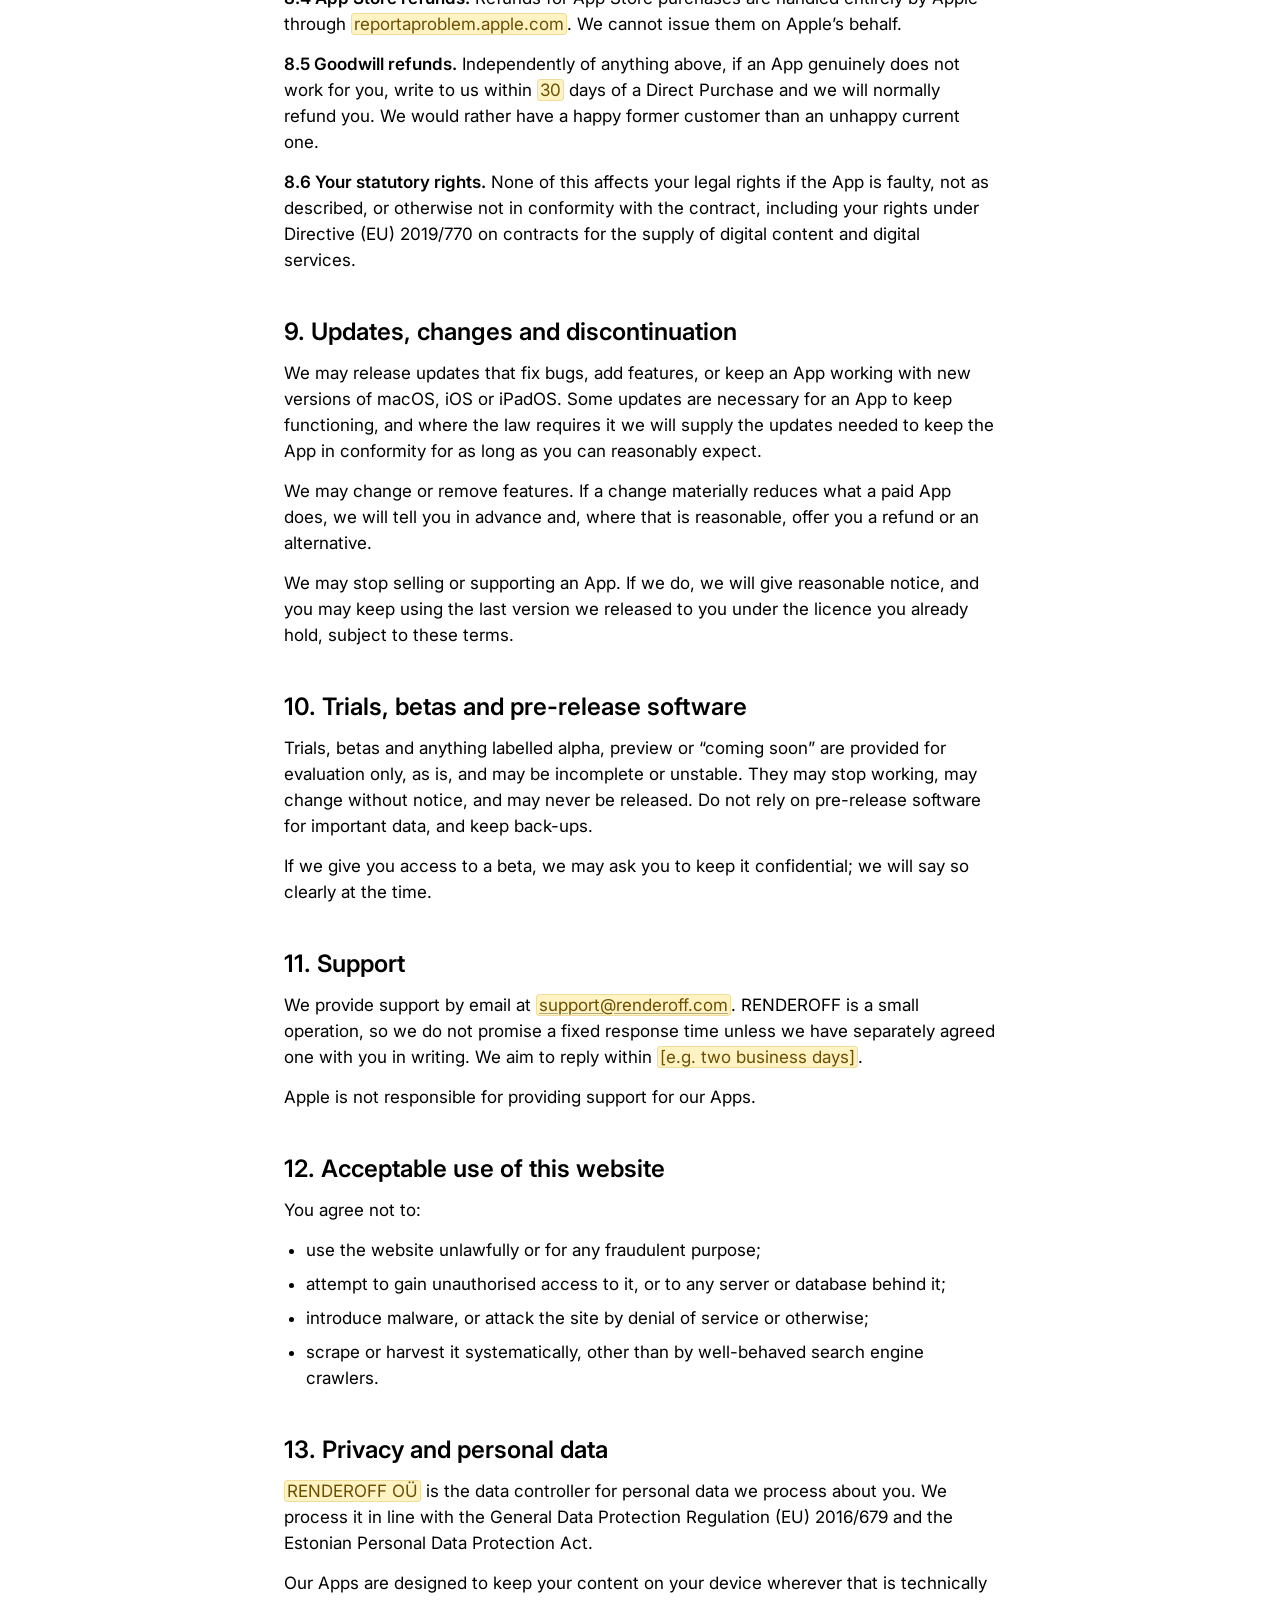
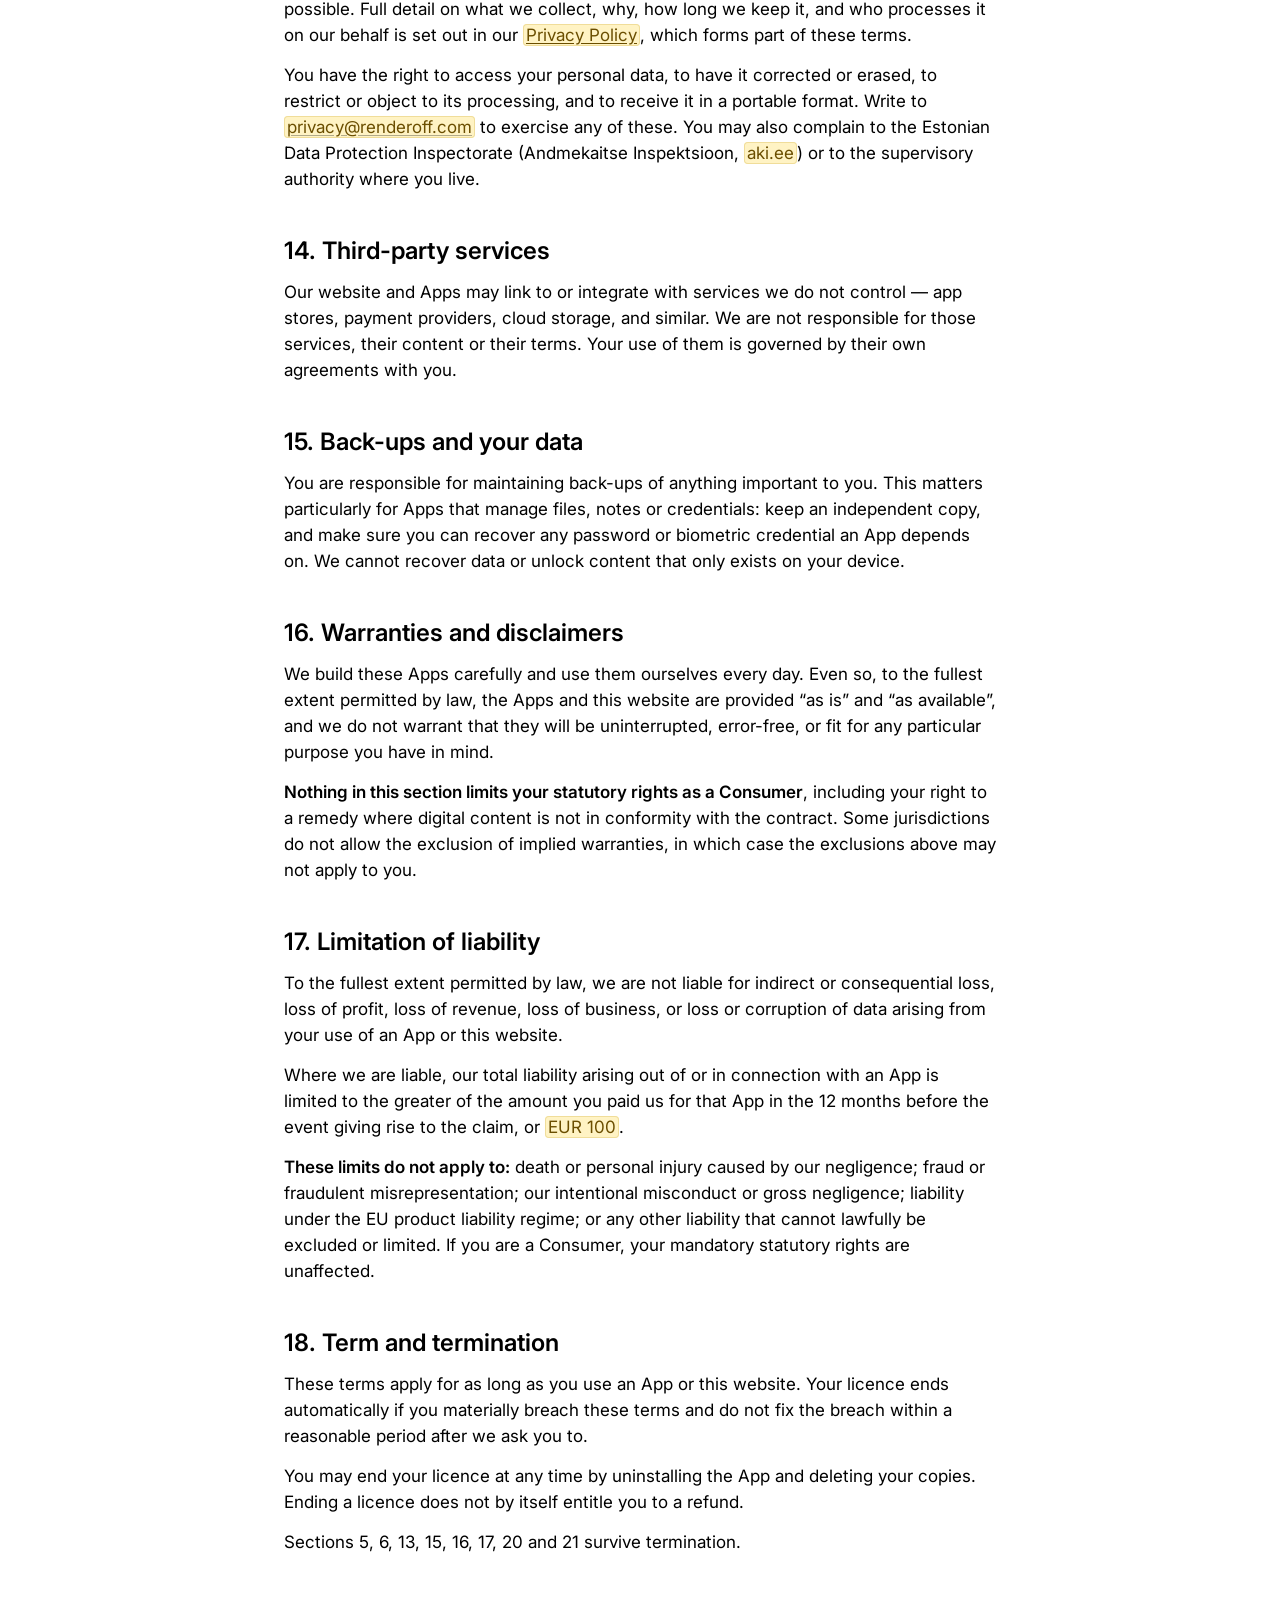
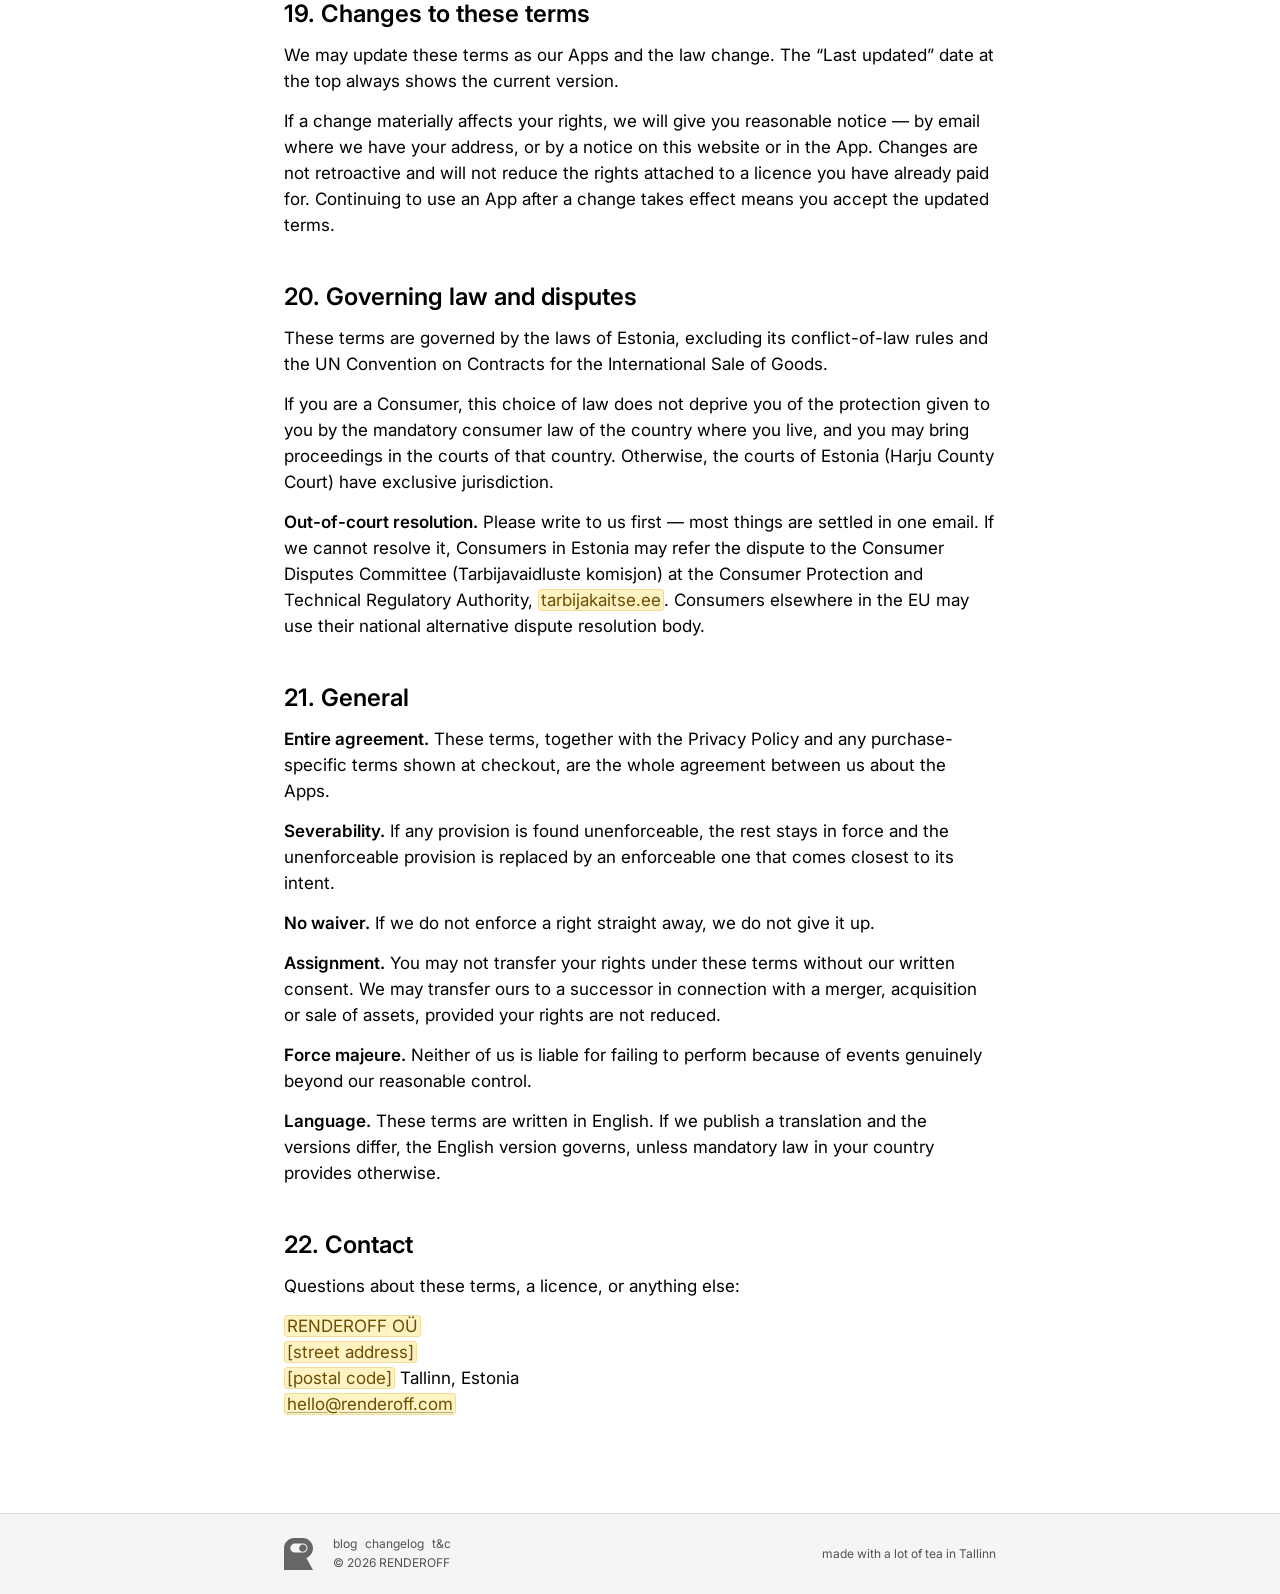
<file: terms.html>
<!doctype html>
<html lang="en">
<head>
<meta charset="utf-8">
<meta name="viewport" content="width=device-width, initial-scale=1">
<title>Terms &amp; Conditions — RENDEROFF</title>
<meta name="description" content="The terms that apply to RENDEROFF apps, licences, purchases and support.">
<meta name="robots" content="index, follow">
<link rel="icon" href="assets/img/renderoff-logo.png">
<link rel="preconnect" href="https://fonts.googleapis.com">
<link rel="preconnect" href="https://fonts.gstatic.com" crossorigin>
<link rel="stylesheet" href="https://fonts.googleapis.com/css2?family=Inter:wght@400;500;600&display=swap">
<link rel="stylesheet" href="styles.css">
</head>
<body>

<header class="site-header">
  <div class="shell shell--header">
    <a class="brand" href="index.html" aria-label="RENDEROFF home">
      <img src="assets/img/renderoff-logo.png" alt="RENDEROFF" width="46" height="46">
    </a>
    <!-- TODO: real destinations. The Figma has no link targets for these. -->
    <nav class="nav" aria-label="Primary">
      <a class="nav__link" href="mailto:hello@renderoff.com">write me</a>
      <a class="nav__link" href="index.html#about">about</a>
    </nav>
  </div>
</header>

<main>
  <article class="shell legal">

    <!--
      ============================================================
      DRAFT — NOT LEGAL ADVICE. Reviewed by nobody qualified.
      Every <span class="ph"> below is a placeholder you must fill
      in, and the whole document should be checked by an Estonian
      lawyer before you publish it. See README.md.
      ============================================================
    -->

    <p class="legal__eyebrow"><a href="index.html">&larr; Back to RENDEROFF</a></p>

    <h1 class="legal__title">Terms &amp; Conditions</h1>

    <p class="legal__meta">
      Last updated: 22 August 2026 &middot; Effective: 22 August 2026
    </p>

    <div class="legal__notice" role="note">
      <p><strong>Draft for review.</strong> This document is a working draft. The
      highlighted fields still need real values, and it has not been reviewed by a
      lawyer. Remove this box before publishing.</p>
    </div>

    <p class="legal__lede">
      These terms explain what you may do with the apps we make, what you can expect
      from us, and what we expect from you. We have tried to keep them readable. Where
      the law gives you rights as a consumer, those rights always win over anything
      written here.
    </p>

    <nav class="legal__toc" aria-labelledby="toc-heading">
      <h2 id="toc-heading" class="legal__toc-title">Contents</h2>
      <ol>
        <li><a href="#s1">Who we are</a></li>
        <li><a href="#s2">What these terms cover</a></li>
        <li><a href="#s3">Definitions</a></li>
        <li><a href="#s4">Your licence to use our apps</a></li>
        <li><a href="#s5">What you may not do</a></li>
        <li><a href="#s6">Ownership and intellectual property</a></li>
        <li><a href="#s7">Purchases, prices and payment</a></li>
        <li><a href="#s8">Right of withdrawal and refunds</a></li>
        <li><a href="#s9">Updates, changes and discontinuation</a></li>
        <li><a href="#s10">Trials, betas and pre-release software</a></li>
        <li><a href="#s11">Support</a></li>
        <li><a href="#s12">Acceptable use of this website</a></li>
        <li><a href="#s13">Privacy and personal data</a></li>
        <li><a href="#s14">Third-party services</a></li>
        <li><a href="#s15">Back-ups and your data</a></li>
        <li><a href="#s16">Warranties and disclaimers</a></li>
        <li><a href="#s17">Limitation of liability</a></li>
        <li><a href="#s18">Term and termination</a></li>
        <li><a href="#s19">Changes to these terms</a></li>
        <li><a href="#s20">Governing law and disputes</a></li>
        <li><a href="#s21">General</a></li>
        <li><a href="#s22">Contact</a></li>
      </ol>
    </nav>

    <section id="s1">
      <h2>1. Who we are</h2>
      <p>
        This website and the applications described on it are operated by
        <span class="ph">RENDEROFF OÜ</span>, a private limited company registered in
        Estonia under registry code <span class="ph">[registry code]</span>, with its
        registered address at <span class="ph">[street address]</span>, Tallinn,
        Estonia. Our VAT number is <span class="ph">[VAT number, or delete if not
        VAT-registered]</span>.
      </p>
      <p>
        In these terms we call ourselves &ldquo;RENDEROFF&rdquo;, &ldquo;we&rdquo;,
        &ldquo;us&rdquo; or &ldquo;our&rdquo;. We call you &ldquo;you&rdquo; or
        &ldquo;your&rdquo;. You can reach us at
        <a href="mailto:hello@renderoff.com"><span class="ph">hello@renderoff.com</span></a>.
      </p>
    </section>

    <section id="s2">
      <h2>2. What these terms cover</h2>
      <p>These terms apply when you:</p>
      <ul>
        <li>visit or use <span class="ph">renderoff.com</span> and its subdomains;</li>
        <li>download, install, activate or use any RENDEROFF application for macOS,
          iOS or iPadOS (each an &ldquo;App&rdquo;);</li>
        <li>buy a licence for an App, either from us directly or through a
          distribution platform; or</li>
        <li>contact us for support.</li>
      </ul>
      <p>
        By installing or using an App you accept these terms. If you do not accept
        them, please do not install or use the App, and stop using it if you already
        have.
      </p>
      <p>
        If you are entering into these terms on behalf of a company or other
        organisation, you confirm that you are authorised to do so, and
        &ldquo;you&rdquo; means that organisation.
      </p>
    </section>

    <section id="s3">
      <h2>3. Definitions</h2>
      <dl class="legal__defs">
        <dt>App</dt>
        <dd>Any software application we publish, including Orange Timer and Locky
          Mocky, together with its documentation, updates and bundled assets.</dd>

        <dt>App Store</dt>
        <dd>Apple&rsquo;s Mac App Store or App Store, operated by Apple Inc. and its
          subsidiaries.</dd>

        <dt>Direct Purchase</dt>
        <dd>A licence bought from us through our own website rather than through the
          App Store.</dd>

        <dt>Licence Key</dt>
        <dd>A code, receipt or account credential that activates a Direct Purchase.</dd>

        <dt>Consumer</dt>
        <dd>A natural person acting for purposes outside their trade, business, craft
          or profession, as defined in Estonian and EU consumer law.</dd>
      </dl>
    </section>

    <section id="s4">
      <h2>4. Your licence to use our apps</h2>
      <p>
        <strong>4.1 What you get.</strong> When you obtain an App we grant you a
        personal, non-exclusive, non-transferable, non-sublicensable and revocable
        licence to install and use that App on devices you own or control, for your own
        personal purposes or for the internal business purposes of your organisation.
      </p>
      <p>
        <strong>4.2 A licence, not a sale.</strong> Apps are licensed to you, not sold.
        We keep every right we do not expressly grant you here.
      </p>
      <p>
        <strong>4.3 Apps obtained from the App Store.</strong> If you obtained an App
        from the App Store, Apple&rsquo;s Licensed Application End User Licence
        Agreement also applies, along with the App Store Terms of Service. Where those
        Apple terms conflict with these terms in respect of an App Store copy, the
        Apple terms prevail to the extent of the conflict. You acknowledge that Apple
        has no obligation to provide support or maintenance for our Apps, and that
        Apple is a third-party beneficiary of these terms with the right to enforce
        them against you.
      </p>
      <p>
        <strong>4.4 Number of devices.</strong> For a Direct Purchase, one licence
        covers use by a single named person on the devices they own or control, unless
        the purchase page says otherwise. Volume, family and team licences are
        available on request.
      </p>
      <p>
        <strong>4.5 Free apps and free tiers.</strong> Where an App or a feature is
        offered free of charge, these terms still apply, except for the sections that
        deal with payment.
      </p>
    </section>

    <section id="s5">
      <h2>5. What you may not do</h2>
      <p>You agree not to:</p>
      <ul>
        <li>copy, distribute, resell, rent, lease, lend, sublicense or otherwise make
          an App available to anyone else, except as these terms allow;</li>
        <li>modify an App, or create derivative works based on it;</li>
        <li>reverse engineer, decompile or disassemble an App, or attempt to derive its
          source code, <em>except</em> to the extent that this restriction is expressly
          prohibited by mandatory applicable law &mdash; including your rights to
          decompile for interoperability under Article 6 of Directive 2009/24/EC and
          the corresponding provisions of Estonian law;</li>
        <li>circumvent, disable or interfere with licence checks, trial limits,
          activation, or any security or access-control mechanism;</li>
        <li>share, publish or resell a Licence Key;</li>
        <li>remove or obscure any copyright, trademark or other proprietary notice;</li>
        <li>use an App to break the law, to infringe someone else&rsquo;s rights, or to
          build a directly competing product.</li>
      </ul>
      <p>
        If you breach this section, your licence ends automatically and we may
        deactivate the relevant Licence Key.
      </p>
    </section>

    <section id="s6">
      <h2>6. Ownership and intellectual property</h2>
      <p>
        We and our licensors own all intellectual property rights in the Apps, this
        website, and the RENDEROFF name, logo and app icons. Nothing in these terms
        transfers any of those rights to you.
      </p>
      <p>
        Our Apps include third-party open-source components, which are licensed to you
        under their own licence terms rather than this section. Those licences and the
        required notices are listed in each App&rsquo;s acknowledgements screen, and
        where an open-source licence conflicts with these terms, the open-source
        licence governs that component.
      </p>
      <p>
        Anything you create with an App &mdash; your notes, files, timers, settings and
        other content &mdash; remains entirely yours. We claim no rights over it.
      </p>
    </section>

    <section id="s7">
      <h2>7. Purchases, prices and payment</h2>
      <p>
        <strong>7.1 App Store purchases.</strong> When you buy through the App Store,
        the transaction is between you and Apple. Apple is the merchant of record and
        handles payment, taxes, receipts and refunds under its own terms. We do not
        receive or process your payment details.
      </p>
      <p>
        <strong>7.2 Direct purchases.</strong> Direct Purchases are processed by our
        payment provider, <span class="ph">[payment provider, e.g. Paddle / Lemon
        Squeezy / Stripe]</span>. Where that provider acts as merchant of record, its
        terms also apply to the payment, and it will appear on your statement. Prices
        are shown in <span class="ph">[EUR / USD]</span> and are stated inclusive or
        exclusive of VAT as indicated at checkout; the applicable VAT is determined by
        your location.
      </p>
      <p>
        <strong>7.3 Licence keys.</strong> Keep your Licence Key confidential. We may
        deactivate a key that has been shared publicly, obtained fraudulently, or paid
        for by a payment that was later reversed or charged back.
      </p>
      <p>
        <strong>7.4 Price changes.</strong> We may change our prices at any time.
        Changes never apply retroactively to a licence you have already bought.
      </p>
      <p>
        <strong>7.5 Subscriptions.</strong> If an App is offered on a subscription,
        the billing period, renewal date and cancellation method are shown before you
        buy. Subscriptions renew automatically until cancelled. You can cancel an App
        Store subscription in your Apple account settings, and a Direct Purchase
        subscription through the link on your receipt or by writing to us. Cancelling
        stops future renewals; it does not retroactively refund the current period
        except where the law requires it.
      </p>
    </section>

    <section id="s8">
      <h2>8. Right of withdrawal and refunds</h2>
      <p>
        <strong>8.1 The 14-day right.</strong> If you are a Consumer resident in the
        European Union, European Economic Area or United Kingdom, you normally have
        14 days to withdraw from a distance contract without giving a reason.
      </p>
      <p>
        <strong>8.2 The digital content exception.</strong> Our Apps are digital
        content supplied without a tangible medium. When you download or activate an
        App during the 14-day period, you expressly request that we begin performance
        immediately and you acknowledge that you thereby lose your right of withdrawal
        once performance has begun. This follows Article 16(m) of Directive 2011/83/EU
        and the corresponding provisions of the Estonian Law of Obligations Act. We ask
        you to confirm this at checkout.
      </p>
      <p>
        <strong>8.3 Before you buy.</strong> Because of 8.2, we publish a free trial
        for most Apps. Please use it. It is the most reliable way to find out whether
        an App suits you.
      </p>
      <p>
        <strong>8.4 App Store refunds.</strong> Refunds for App Store purchases are
        handled entirely by Apple through
        <span class="ph">reportaproblem.apple.com</span>. We cannot issue them on
        Apple&rsquo;s behalf.
      </p>
      <p>
        <strong>8.5 Goodwill refunds.</strong> Independently of anything above, if an
        App genuinely does not work for you, write to us within
        <span class="ph">30</span> days of a Direct Purchase and we will normally
        refund you. We would rather have a happy former customer than an unhappy
        current one.
      </p>
      <p>
        <strong>8.6 Your statutory rights.</strong> None of this affects your legal
        rights if the App is faulty, not as described, or otherwise not in conformity
        with the contract, including your rights under Directive (EU) 2019/770 on
        contracts for the supply of digital content and digital services.
      </p>
    </section>

    <section id="s9">
      <h2>9. Updates, changes and discontinuation</h2>
      <p>
        We may release updates that fix bugs, add features, or keep an App working with
        new versions of macOS, iOS or iPadOS. Some updates are necessary for an App to
        keep functioning, and where the law requires it we will supply the updates
        needed to keep the App in conformity for as long as you can reasonably expect.
      </p>
      <p>
        We may change or remove features. If a change materially reduces what a paid
        App does, we will tell you in advance and, where that is reasonable, offer you
        a refund or an alternative.
      </p>
      <p>
        We may stop selling or supporting an App. If we do, we will give reasonable
        notice, and you may keep using the last version we released to you under the
        licence you already hold, subject to these terms.
      </p>
    </section>

    <section id="s10">
      <h2>10. Trials, betas and pre-release software</h2>
      <p>
        Trials, betas and anything labelled alpha, preview or &ldquo;coming soon&rdquo;
        are provided for evaluation only, as is, and may be incomplete or unstable.
        They may stop working, may change without notice, and may never be released.
        Do not rely on pre-release software for important data, and keep back-ups.
      </p>
      <p>
        If we give you access to a beta, we may ask you to keep it confidential; we
        will say so clearly at the time.
      </p>
    </section>

    <section id="s11">
      <h2>11. Support</h2>
      <p>
        We provide support by email at
        <a href="mailto:support@renderoff.com"><span class="ph">support@renderoff.com</span></a>.
        RENDEROFF is a small operation, so we do not promise a fixed response time
        unless we have separately agreed one with you in writing. We aim to reply
        within <span class="ph">[e.g. two business days]</span>.
      </p>
      <p>
        Apple is not responsible for providing support for our Apps.
      </p>
    </section>

    <section id="s12">
      <h2>12. Acceptable use of this website</h2>
      <p>You agree not to:</p>
      <ul>
        <li>use the website unlawfully or for any fraudulent purpose;</li>
        <li>attempt to gain unauthorised access to it, or to any server or database
          behind it;</li>
        <li>introduce malware, or attack the site by denial of service or otherwise;</li>
        <li>scrape or harvest it systematically, other than by well-behaved search
          engine crawlers.</li>
      </ul>
    </section>

    <section id="s13">
      <h2>13. Privacy and personal data</h2>
      <p>
        <span class="ph">RENDEROFF OÜ</span> is the data controller for personal data
        we process about you. We process it in line with the General Data Protection
        Regulation (EU) 2016/679 and the Estonian Personal Data Protection Act.
      </p>
      <p>
        Our Apps are designed to keep your content on your device wherever that is
        technically possible. Full detail on what we collect, why, how long we keep it,
        and who processes it on our behalf is set out in our
        <span class="ph"><a href="#">Privacy Policy</a></span>, which forms part of
        these terms.
      </p>
      <p>
        You have the right to access your personal data, to have it corrected or
        erased, to restrict or object to its processing, and to receive it in a
        portable format. Write to
        <a href="mailto:privacy@renderoff.com"><span class="ph">privacy@renderoff.com</span></a>
        to exercise any of these. You may also complain to the Estonian Data Protection
        Inspectorate (Andmekaitse Inspektsioon, <span class="ph">aki.ee</span>) or to
        the supervisory authority where you live.
      </p>
    </section>

    <section id="s14">
      <h2>14. Third-party services</h2>
      <p>
        Our website and Apps may link to or integrate with services we do not control
        &mdash; app stores, payment providers, cloud storage, and similar. We are not
        responsible for those services, their content or their terms. Your use of them
        is governed by their own agreements with you.
      </p>
    </section>

    <section id="s15">
      <h2>15. Back-ups and your data</h2>
      <p>
        You are responsible for maintaining back-ups of anything important to you. This
        matters particularly for Apps that manage files, notes or credentials: keep an
        independent copy, and make sure you can recover any password or biometric
        credential an App depends on. We cannot recover data or unlock content that
        only exists on your device.
      </p>
    </section>

    <section id="s16">
      <h2>16. Warranties and disclaimers</h2>
      <p>
        We build these Apps carefully and use them ourselves every day. Even so, to the
        fullest extent permitted by law, the Apps and this website are provided
        &ldquo;as is&rdquo; and &ldquo;as available&rdquo;, and we do not warrant that
        they will be uninterrupted, error-free, or fit for any particular purpose you
        have in mind.
      </p>
      <p>
        <strong>Nothing in this section limits your statutory rights as a Consumer</strong>,
        including your right to a remedy where digital content is not in conformity
        with the contract. Some jurisdictions do not allow the exclusion of implied
        warranties, in which case the exclusions above may not apply to you.
      </p>
    </section>

    <section id="s17">
      <h2>17. Limitation of liability</h2>
      <p>
        To the fullest extent permitted by law, we are not liable for indirect or
        consequential loss, loss of profit, loss of revenue, loss of business, or loss
        or corruption of data arising from your use of an App or this website.
      </p>
      <p>
        Where we are liable, our total liability arising out of or in connection with
        an App is limited to the greater of the amount you paid us for that App in the
        12 months before the event giving rise to the claim, or
        <span class="ph">EUR 100</span>.
      </p>
      <p>
        <strong>These limits do not apply to:</strong> death or personal injury caused
        by our negligence; fraud or fraudulent misrepresentation; our intentional
        misconduct or gross negligence; liability under the EU product liability
        regime; or any other liability that cannot lawfully be excluded or limited.
        If you are a Consumer, your mandatory statutory rights are unaffected.
      </p>
    </section>

    <section id="s18">
      <h2>18. Term and termination</h2>
      <p>
        These terms apply for as long as you use an App or this website. Your licence
        ends automatically if you materially breach these terms and do not fix the
        breach within a reasonable period after we ask you to.
      </p>
      <p>
        You may end your licence at any time by uninstalling the App and deleting your
        copies. Ending a licence does not by itself entitle you to a refund.
      </p>
      <p>
        Sections 5, 6, 13, 15, 16, 17, 20 and 21 survive termination.
      </p>
    </section>

    <section id="s19">
      <h2>19. Changes to these terms</h2>
      <p>
        We may update these terms as our Apps and the law change. The
        &ldquo;Last updated&rdquo; date at the top always shows the current version.
      </p>
      <p>
        If a change materially affects your rights, we will give you reasonable notice
        &mdash; by email where we have your address, or by a notice on this website or
        in the App. Changes are not retroactive and will not reduce the rights attached
        to a licence you have already paid for. Continuing to use an App after a change
        takes effect means you accept the updated terms.
      </p>
    </section>

    <section id="s20">
      <h2>20. Governing law and disputes</h2>
      <p>
        These terms are governed by the laws of Estonia, excluding its conflict-of-law
        rules and the UN Convention on Contracts for the International Sale of Goods.
      </p>
      <p>
        If you are a Consumer, this choice of law does not deprive you of the
        protection given to you by the mandatory consumer law of the country where you
        live, and you may bring proceedings in the courts of that country. Otherwise,
        the courts of Estonia (Harju County Court) have exclusive jurisdiction.
      </p>
      <p>
        <strong>Out-of-court resolution.</strong> Please write to us first &mdash; most
        things are settled in one email. If we cannot resolve it, Consumers in Estonia
        may refer the dispute to the Consumer Disputes Committee
        (Tarbijavaidluste komisjon) at the Consumer Protection and Technical Regulatory
        Authority, <span class="ph">tarbijakaitse.ee</span>. Consumers elsewhere in the
        EU may use their national alternative dispute resolution body.
      </p>
    </section>

    <section id="s21">
      <h2>21. General</h2>
      <p>
        <strong>Entire agreement.</strong> These terms, together with the Privacy
        Policy and any purchase-specific terms shown at checkout, are the whole
        agreement between us about the Apps.
      </p>
      <p>
        <strong>Severability.</strong> If any provision is found unenforceable, the
        rest stays in force and the unenforceable provision is replaced by an
        enforceable one that comes closest to its intent.
      </p>
      <p>
        <strong>No waiver.</strong> If we do not enforce a right straight away, we do
        not give it up.
      </p>
      <p>
        <strong>Assignment.</strong> You may not transfer your rights under these terms
        without our written consent. We may transfer ours to a successor in connection
        with a merger, acquisition or sale of assets, provided your rights are not
        reduced.
      </p>
      <p>
        <strong>Force majeure.</strong> Neither of us is liable for failing to perform
        because of events genuinely beyond our reasonable control.
      </p>
      <p>
        <strong>Language.</strong> These terms are written in English. If we publish a
        translation and the versions differ, the English version governs, unless
        mandatory law in your country provides otherwise.
      </p>
    </section>

    <section id="s22">
      <h2>22. Contact</h2>
      <p>
        Questions about these terms, a licence, or anything else:
      </p>
      <p class="legal__contact">
        <span class="ph">RENDEROFF OÜ</span><br>
        <span class="ph">[street address]</span><br>
        <span class="ph">[postal code]</span> Tallinn, Estonia<br>
        <a href="mailto:hello@renderoff.com"><span class="ph">hello@renderoff.com</span></a>
      </p>
    </section>

  </article>
</main>

<footer class="site-footer">
  <div class="shell shell--footer">
    <div class="site-footer__brand">
      <img class="site-footer__mark" src="assets/icons/renderoff-mark.svg" alt="" width="29" height="32">
      <div class="site-footer__meta">
        <nav class="site-footer__links" aria-label="Footer">
          <a href="blog.html">blog</a>
          <a href="changelog.html">changelog</a>
          <a href="terms.html" aria-current="page">t&amp;c</a>
        </nav>
        <p class="site-footer__copy">&copy; 2026 RENDEROFF</p>
      </div>
    </div>
    <p class="site-footer__note">made with a lot of tea in Tallinn</p>
  </div>
</footer>

</body>
</html>
</file>
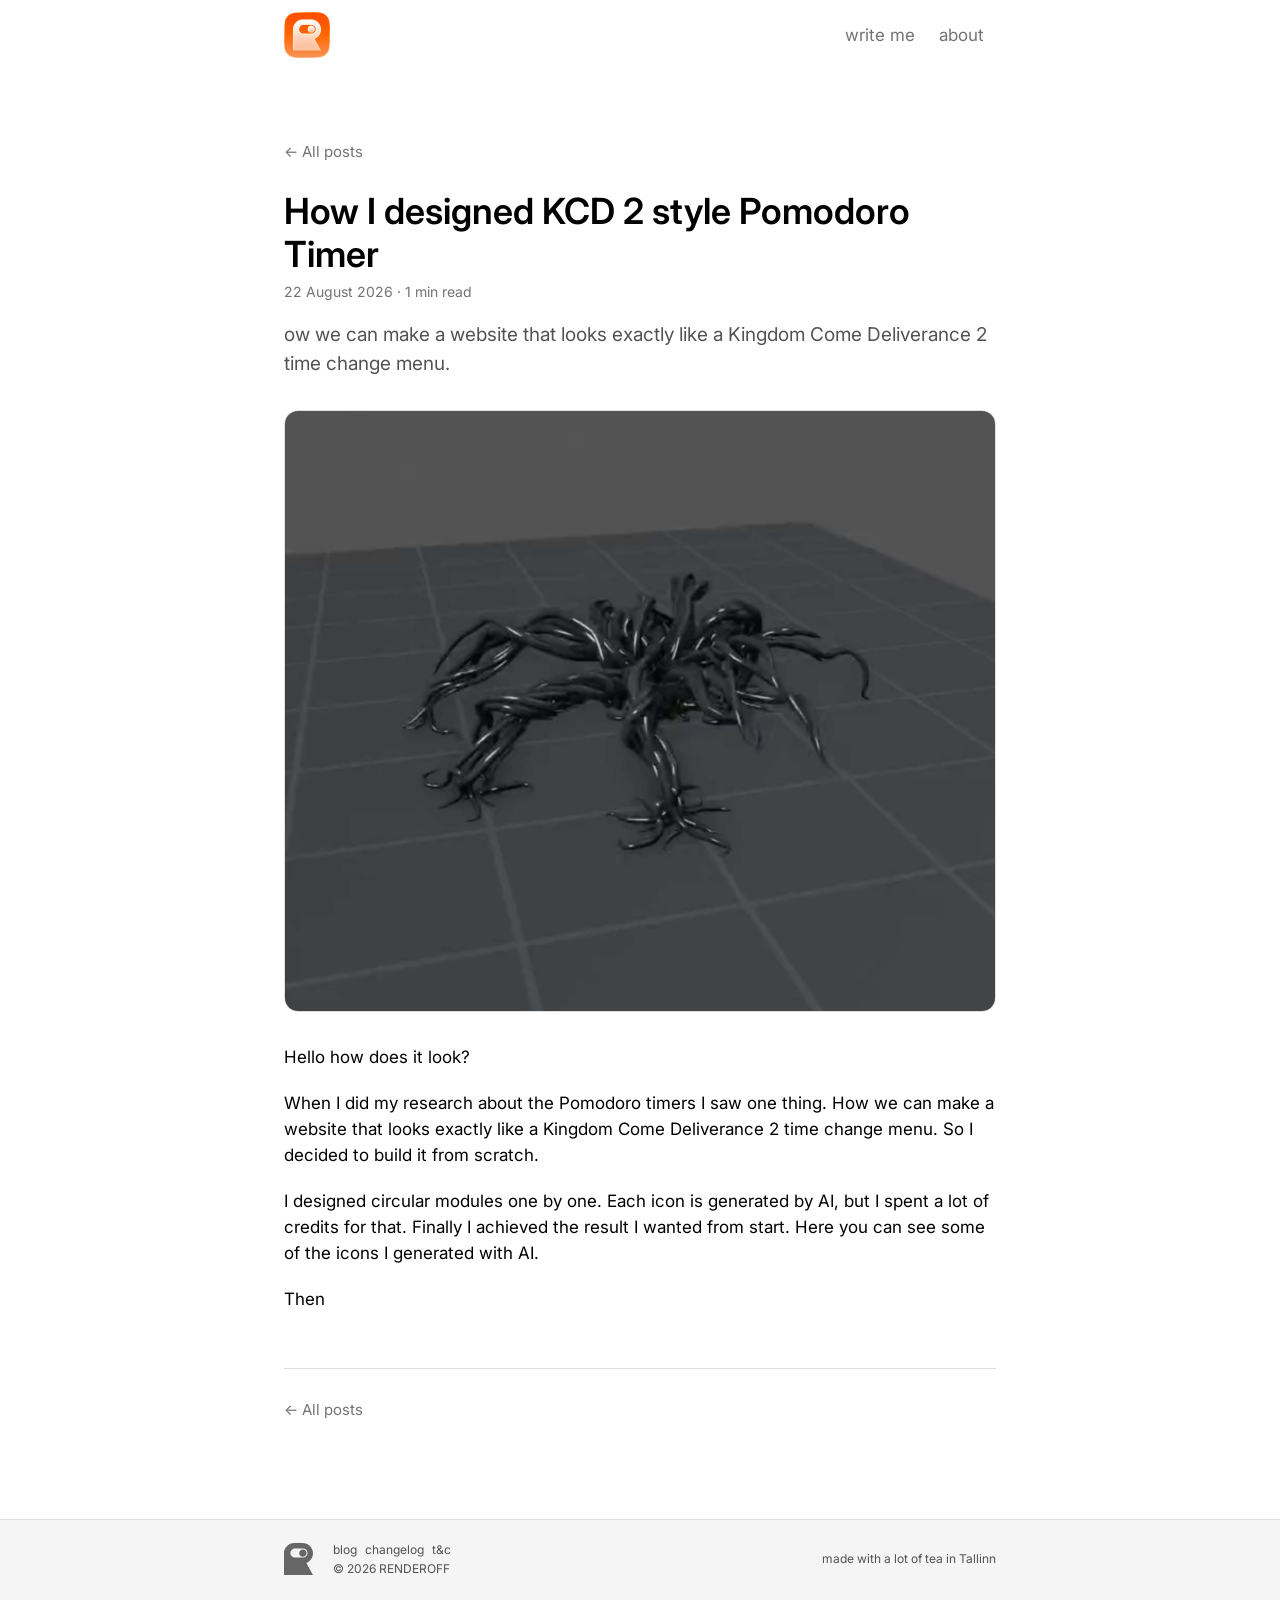
<file: blog/how-i-designed-kcd-2-style-pomodoro-timer.html>
<!doctype html>
<!--
  GENERATED FILE — do not edit directly.
  Source: content/apps.json + templates/base.html
  Rebuild with: python3 tools/build.py
-->
<html lang="en">
<head>
<meta charset="utf-8">
<meta name="viewport" content="width=device-width, initial-scale=1">
<title>How I designed KCD 2 style Pomodoro Timer — RENDEROFF</title>
<meta name="description" content="ow we can make a website that looks exactly like a Kingdom Come Deliverance 2 time change menu.">
<meta property="og:title" content="How I designed KCD 2 style Pomodoro Timer">
<meta property="og:description" content="ow we can make a website that looks exactly like a Kingdom Come Deliverance 2 time change menu.">
<meta property="og:type" content="website">
<link rel="icon" href="../assets/img/renderoff-logo.png">
<link rel="preconnect" href="https://fonts.googleapis.com">
<link rel="preconnect" href="https://fonts.gstatic.com" crossorigin>
<link rel="stylesheet" href="https://fonts.googleapis.com/css2?family=Inter:wght@400;500;600&display=swap">
<link rel="stylesheet" href="../styles.css">
<script type="application/ld+json">{"@context": "https://schema.org", "@type": "BlogPosting", "headline": "How I designed KCD 2 style Pomodoro Timer", "datePublished": "2026-08-22", "description": "ow we can make a website that looks exactly like a Kingdom Come Deliverance 2 time change menu.", "author": {"@type": "Organization", "name": "RENDEROFF"}}</script>
</head>
<body>

<svg class="sprite" aria-hidden="true" focusable="false">
<symbol id="i-apple" viewBox="179.31 0.0 13.36 16.39"><path d="M189.25 3.95117C189.421 3.96777 189.681 4.01204 190.03 4.08398C190.378 4.15592 190.752 4.30534 191.15 4.53223C191.554 4.75911 191.917 5.10775 192.238 5.57812C192.221 5.58919 192.122 5.66113 191.939 5.79395C191.762 5.92676 191.557 6.12321 191.325 6.3833C191.098 6.63786 190.899 6.95882 190.727 7.34619C190.556 7.72803 190.472 8.17904 190.478 8.69922C190.484 9.31901 190.594 9.83919 190.81 10.2598C191.031 10.6803 191.283 11.0207 191.565 11.2808C191.853 11.5353 192.108 11.7207 192.329 11.8369C192.55 11.9476 192.664 12.0029 192.669 12.0029C192.664 12.0251 192.622 12.1496 192.545 12.3765C192.467 12.5978 192.346 12.8856 192.18 13.2397C192.019 13.5884 191.809 13.9564 191.549 14.3438C191.316 14.6758 191.078 14.9912 190.835 15.29C190.591 15.5944 190.323 15.8434 190.03 16.0371C189.736 16.2363 189.402 16.3387 189.025 16.3442C188.66 16.3553 188.356 16.3055 188.112 16.1948C187.869 16.0897 187.617 15.979 187.357 15.8628C187.097 15.7521 186.757 15.6968 186.336 15.6968C185.915 15.6968 185.569 15.7493 185.298 15.8545C185.033 15.9596 184.778 16.0675 184.535 16.1782C184.291 16.2944 183.998 16.3608 183.655 16.3774C183.295 16.3885 182.96 16.2889 182.65 16.0786C182.346 15.8683 182.061 15.5999 181.795 15.2734C181.535 14.9525 181.292 14.6232 181.065 14.2856C180.716 13.7821 180.401 13.1899 180.119 12.5093C179.836 11.8231 179.623 11.1037 179.479 10.3511C179.341 9.59294 179.305 8.8431 179.372 8.10156C179.444 7.35449 179.659 6.66829 180.019 6.04297C180.384 5.42318 180.866 4.93066 181.463 4.56543C182.067 4.19466 182.714 4.00651 183.406 4.00098C183.765 3.99544 184.111 4.05355 184.443 4.17529C184.775 4.2915 185.083 4.41048 185.365 4.53223C185.653 4.65397 185.904 4.71484 186.12 4.71484C186.33 4.71484 186.593 4.64567 186.909 4.50732C187.224 4.36344 187.581 4.22786 187.979 4.10059C188.378 3.96777 188.801 3.91797 189.25 3.95117ZM188.411 2.61475C188.129 2.95785 187.769 3.24561 187.332 3.47803C186.9 3.70492 186.455 3.80176 185.996 3.76855C185.929 3.30371 185.99 2.84163 186.178 2.38232C186.366 1.92301 186.59 1.54118 186.851 1.23682C187.149 0.893717 187.523 0.605957 187.971 0.373535C188.425 0.135579 188.857 0.0110677 189.266 0C189.316 0.481445 189.258 0.951823 189.092 1.41113C188.926 1.86491 188.699 2.26611 188.411 2.61475Z"/></symbol>
<symbol id="i-download" viewBox="0 0 18 18"><path d="M8.56641 1.56885C8.34505 1.56885 8.15967 1.49414 8.01025 1.34473C7.86084 1.18978 7.78613 1.00163 7.78613 0.780273C7.78613 0.569987 7.86084 0.38737 8.01025 0.232422C8.15967 0.077474 8.34505 0 8.56641 0C8.77669 0 8.95931 0.077474 9.11426 0.232422C9.26921 0.38737 9.34668 0.569987 9.34668 0.780273C9.34668 1.00163 9.26921 1.18978 9.11426 1.34473C8.95931 1.49414 8.77669 1.56885 8.56641 1.56885ZM10.957 1.95898C10.7357 1.95898 10.5503 1.88428 10.4009 1.73486C10.2515 1.57992 10.1768 1.39176 10.1768 1.17041C10.1768 0.960124 10.2515 0.777507 10.4009 0.622559C10.5503 0.467611 10.7357 0.390137 10.957 0.390137C11.1673 0.390137 11.3499 0.467611 11.5049 0.622559C11.6598 0.777507 11.7373 0.960124 11.7373 1.17041C11.7373 1.39176 11.6598 1.57992 11.5049 1.73486C11.3499 1.88428 11.1673 1.95898 10.957 1.95898ZM13.1235 3.05469C12.9077 3.05469 12.7223 2.97998 12.5674 2.83057C12.418 2.67562 12.3433 2.48747 12.3433 2.26611C12.3433 2.05583 12.418 1.87321 12.5674 1.71826C12.7223 1.56331 12.9077 1.48584 13.1235 1.48584C13.3394 1.48584 13.522 1.56331 13.6714 1.71826C13.8263 1.87321 13.9038 2.05583 13.9038 2.26611C13.9038 2.48747 13.8263 2.67562 13.6714 2.83057C13.522 2.97998 13.3394 3.05469 13.1235 3.05469ZM14.8418 4.77295C14.626 4.77295 14.4406 4.69548 14.2856 4.54053C14.1307 4.38558 14.0532 4.20296 14.0532 3.99268C14.0532 3.77132 14.1307 3.58594 14.2856 3.43652C14.4406 3.28158 14.626 3.2041 14.8418 3.2041C15.0521 3.2041 15.2347 3.28158 15.3896 3.43652C15.5446 3.58594 15.6221 3.77132 15.6221 3.99268C15.6221 4.20296 15.5446 4.38558 15.3896 4.54053C15.2347 4.69548 15.0521 4.77295 14.8418 4.77295ZM15.9292 6.90625C15.7189 6.90625 15.5363 6.83154 15.3813 6.68213C15.2264 6.52718 15.1489 6.3418 15.1489 6.12598C15.1489 5.91569 15.2264 5.73307 15.3813 5.57812C15.5363 5.42318 15.7189 5.3457 15.9292 5.3457C16.145 5.3457 16.3304 5.42318 16.4854 5.57812C16.6403 5.73307 16.7178 5.91569 16.7178 6.12598C16.7178 6.3418 16.6403 6.52718 16.4854 6.68213C16.3304 6.83154 16.145 6.90625 15.9292 6.90625ZM16.3442 9.30518C16.1284 9.30518 15.943 9.2277 15.7881 9.07275C15.6331 8.91781 15.5557 8.73519 15.5557 8.5249C15.5557 8.31462 15.6331 8.132 15.7881 7.97705C15.943 7.8221 16.1284 7.74463 16.3442 7.74463C16.5601 7.74463 16.7427 7.8221 16.8921 7.97705C17.047 8.132 17.1245 8.31462 17.1245 8.5249C17.1245 8.73519 17.047 8.91781 16.8921 9.07275C16.7427 9.2277 16.5601 9.30518 16.3442 9.30518ZM15.9292 11.7041C15.7189 11.7041 15.5363 11.6294 15.3813 11.48C15.2264 11.325 15.1489 11.1396 15.1489 10.9238C15.1489 10.708 15.2264 10.5254 15.3813 10.376C15.5363 10.221 15.7189 10.1436 15.9292 10.1436C16.145 10.1436 16.3304 10.221 16.4854 10.376C16.6403 10.5254 16.7178 10.708 16.7178 10.9238C16.7178 11.1396 16.6403 11.325 16.4854 11.48C16.3304 11.6294 16.145 11.7041 15.9292 11.7041ZM14.8418 13.8457C14.626 13.8457 14.4406 13.771 14.2856 13.6216C14.1307 13.4666 14.0532 13.2812 14.0532 13.0654C14.0532 12.8496 14.1307 12.667 14.2856 12.5176C14.4406 12.3626 14.626 12.2852 14.8418 12.2852C15.0521 12.2852 15.2347 12.3626 15.3896 12.5176C15.5446 12.667 15.6221 12.8496 15.6221 13.0654C15.6221 13.2812 15.5446 13.4666 15.3896 13.6216C15.2347 13.771 15.0521 13.8457 14.8418 13.8457ZM13.1235 15.564C12.9077 15.564 12.7223 15.4865 12.5674 15.3315C12.418 15.1766 12.3433 14.994 12.3433 14.7837C12.3433 14.5679 12.418 14.3825 12.5674 14.2275C12.7223 14.0726 12.9077 13.9951 13.1235 13.9951C13.3394 13.9951 13.522 14.0726 13.6714 14.2275C13.8263 14.3825 13.9038 14.5679 13.9038 14.7837C13.9038 14.994 13.8263 15.1766 13.6714 15.3315C13.522 15.4865 13.3394 15.564 13.1235 15.564ZM10.957 16.6597C10.7357 16.6597 10.5503 16.5822 10.4009 16.4272C10.2515 16.2723 10.1768 16.0897 10.1768 15.8794C10.1768 15.6636 10.2515 15.4782 10.4009 15.3232C10.5503 15.1683 10.7357 15.0908 10.957 15.0908C11.1673 15.0908 11.3499 15.1683 11.5049 15.3232C11.6598 15.4782 11.7373 15.6636 11.7373 15.8794C11.7373 16.0897 11.6598 16.2723 11.5049 16.4272C11.3499 16.5822 11.1673 16.6597 10.957 16.6597ZM8.56641 17.0498C8.34505 17.0498 8.15967 16.9723 8.01025 16.8174C7.86084 16.6624 7.78613 16.4798 7.78613 16.2695C7.78613 16.0537 7.86084 15.8683 8.01025 15.7134C8.15967 15.5584 8.34505 15.481 8.56641 15.481C8.77669 15.481 8.95931 15.5584 9.11426 15.7134C9.26921 15.8683 9.34668 16.0537 9.34668 16.2695C9.34668 16.4798 9.26921 16.6624 9.11426 16.8174C8.95931 16.9723 8.77669 17.0498 8.56641 17.0498ZM6.17578 16.6597C5.95996 16.6597 5.77458 16.5822 5.61963 16.4272C5.47021 16.2723 5.39551 16.0897 5.39551 15.8794C5.39551 15.6636 5.47021 15.4782 5.61963 15.3232C5.77458 15.1683 5.95996 15.0908 6.17578 15.0908C6.38607 15.0908 6.56868 15.1683 6.72363 15.3232C6.87858 15.4782 6.95605 15.6636 6.95605 15.8794C6.95605 16.0897 6.87858 16.2723 6.72363 16.4272C6.56868 16.5822 6.38607 16.6597 6.17578 16.6597ZM4.00098 15.564C3.78516 15.564 3.59977 15.4865 3.44482 15.3315C3.29541 15.1766 3.2207 14.994 3.2207 14.7837C3.2207 14.5679 3.29541 14.3825 3.44482 14.2275C3.59977 14.0726 3.78516 13.9951 4.00098 13.9951C4.2168 13.9951 4.40218 14.0726 4.55713 14.2275C4.71208 14.3825 4.78955 14.5679 4.78955 14.7837C4.78955 14.994 4.71208 15.1766 4.55713 15.3315C4.40218 15.4865 4.2168 15.564 4.00098 15.564ZM2.28271 13.8457C2.07243 13.8457 1.88981 13.771 1.73486 13.6216C1.57992 13.4666 1.50244 13.2812 1.50244 13.0654C1.50244 12.8496 1.57992 12.667 1.73486 12.5176C1.88981 12.3626 2.07243 12.2852 2.28271 12.2852C2.49854 12.2852 2.68392 12.3626 2.83887 12.5176C2.99382 12.667 3.07129 12.8496 3.07129 13.0654C3.07129 13.2812 2.99382 13.4666 2.83887 13.6216C2.68392 13.771 2.49854 13.8457 2.28271 13.8457ZM1.19531 11.7041C0.979492 11.7041 0.794108 11.6294 0.63916 11.48C0.484212 11.325 0.406738 11.1396 0.406738 10.9238C0.406738 10.708 0.484212 10.5254 0.63916 10.376C0.794108 10.221 0.979492 10.1436 1.19531 10.1436C1.41113 10.1436 1.59375 10.221 1.74316 10.376C1.89811 10.5254 1.97559 10.708 1.97559 10.9238C1.97559 11.1396 1.89811 11.325 1.74316 11.48C1.59375 11.6294 1.41113 11.7041 1.19531 11.7041ZM0.780273 9.30518C0.569987 9.30518 0.38737 9.2277 0.232422 9.07275C0.077474 8.91781 0 8.73519 0 8.5249C0 8.31462 0.077474 8.132 0.232422 7.97705C0.38737 7.8221 0.569987 7.74463 0.780273 7.74463C0.996094 7.74463 1.18148 7.8221 1.33643 7.97705C1.49137 8.132 1.56885 8.31462 1.56885 8.5249C1.56885 8.73519 1.49137 8.91781 1.33643 9.07275C1.18148 9.2277 0.996094 9.30518 0.780273 9.30518ZM1.19531 6.90625C0.979492 6.90625 0.794108 6.83154 0.63916 6.68213C0.484212 6.52718 0.406738 6.3418 0.406738 6.12598C0.406738 5.91569 0.484212 5.73307 0.63916 5.57812C0.794108 5.42318 0.979492 5.3457 1.19531 5.3457C1.41113 5.3457 1.59375 5.42318 1.74316 5.57812C1.89811 5.73307 1.97559 5.91569 1.97559 6.12598C1.97559 6.3418 1.89811 6.52718 1.74316 6.68213C1.59375 6.83154 1.41113 6.90625 1.19531 6.90625ZM2.28271 4.77295C2.07243 4.77295 1.88981 4.69548 1.73486 4.54053C1.57992 4.38558 1.50244 4.20296 1.50244 3.99268C1.50244 3.77132 1.57992 3.58594 1.73486 3.43652C1.88981 3.28158 2.07243 3.2041 2.28271 3.2041C2.49854 3.2041 2.68392 3.28158 2.83887 3.43652C2.99382 3.58594 3.07129 3.77132 3.07129 3.99268C3.07129 4.20296 2.99382 4.38558 2.83887 4.54053C2.68392 4.69548 2.49854 4.77295 2.28271 4.77295ZM4.00098 3.05469C3.78516 3.05469 3.59977 2.97998 3.44482 2.83057C3.29541 2.67562 3.2207 2.48747 3.2207 2.26611C3.2207 2.05583 3.29541 1.87321 3.44482 1.71826C3.59977 1.56331 3.78516 1.48584 4.00098 1.48584C4.2168 1.48584 4.40218 1.56331 4.55713 1.71826C4.71208 1.87321 4.78955 2.05583 4.78955 2.26611C4.78955 2.48747 4.71208 2.67562 4.55713 2.83057C4.40218 2.97998 4.2168 3.05469 4.00098 3.05469ZM6.17578 1.95898C5.95996 1.95898 5.77458 1.88428 5.61963 1.73486C5.47021 1.57992 5.39551 1.39176 5.39551 1.17041C5.39551 0.960124 5.47021 0.777507 5.61963 0.622559C5.77458 0.467611 5.95996 0.390137 6.17578 0.390137C6.38607 0.390137 6.56868 0.467611 6.72363 0.622559C6.87858 0.777507 6.95605 0.960124 6.95605 1.17041C6.95605 1.39176 6.87858 1.57992 6.72363 1.73486C6.56868 1.88428 6.38607 1.95898 6.17578 1.95898ZM8.56641 4.2832C8.78223 4.2832 8.96484 4.36068 9.11426 4.51562C9.26921 4.66504 9.34668 4.84212 9.34668 5.04688V9.47949L9.27197 11.2642C9.26644 11.4689 9.19173 11.6322 9.04785 11.7539C8.90951 11.8757 8.74902 11.9365 8.56641 11.9365C8.38932 11.9365 8.23161 11.8757 8.09326 11.7539C7.96045 11.6322 7.88574 11.4689 7.86914 11.2642L7.79443 9.47949V5.04688C7.79443 4.84212 7.86914 4.66504 8.01855 4.51562C8.1735 4.36068 8.35612 4.2832 8.56641 4.2832ZM8.56641 12.7666C8.4668 12.7666 8.36995 12.7472 8.27588 12.7085C8.1818 12.6698 8.08219 12.6006 7.97705 12.501L5.24609 9.86133C5.16862 9.78939 5.11051 9.71468 5.07178 9.63721C5.03857 9.55973 5.02197 9.46842 5.02197 9.36328C5.02197 9.1696 5.08838 9.01188 5.22119 8.89014C5.354 8.76286 5.51449 8.69922 5.70264 8.69922C5.79671 8.69922 5.89079 8.71859 5.98486 8.75732C6.07894 8.79606 6.15918 8.8514 6.22559 8.92334L7.396 10.1768L8.37549 11.2974H8.75732L9.73682 10.1768L10.9072 8.92334C10.9792 8.8514 11.0594 8.79606 11.1479 8.75732C11.2365 8.71859 11.3278 8.69922 11.4219 8.69922C11.6156 8.69922 11.7788 8.76286 11.9116 8.89014C12.05 9.01188 12.1191 9.1696 12.1191 9.36328C12.1191 9.46842 12.0998 9.55973 12.061 9.63721C12.0223 9.71468 11.9697 9.78939 11.9033 9.86133L9.15576 12.501C9.05615 12.6006 8.95931 12.6698 8.86523 12.7085C8.77116 12.7472 8.67155 12.7666 8.56641 12.7666Z"/></symbol>
<symbol id="i-bell" viewBox="0 0 17 18"><path d="M0 13.1816C0 12.8883 0.077474 12.6089 0.232422 12.3433C0.38737 12.0721 0.583822 11.812 0.821777 11.563C1.06527 11.314 1.31152 11.0677 1.56055 10.8242C1.75423 10.6361 1.90365 10.3898 2.00879 10.0854C2.11947 9.78109 2.20247 9.44629 2.25781 9.08105C2.31315 8.71582 2.35742 8.34229 2.39062 7.96045C2.42383 6.91455 2.55387 5.98763 2.78076 5.17969C3.01318 4.37174 3.35628 3.69385 3.81006 3.146C4.26937 2.59814 4.86149 2.19417 5.58643 1.93408C5.74137 1.38623 6.03743 0.926921 6.47461 0.556152C6.91178 0.185384 7.4375 0 8.05176 0C8.67155 0 9.20003 0.185384 9.63721 0.556152C10.0744 0.926921 10.3704 1.38623 10.5254 1.93408C11.2503 2.19417 11.8397 2.59814 12.2935 3.146C12.7528 3.69385 13.0959 4.37174 13.3228 5.17969C13.5552 5.98763 13.688 6.91455 13.7212 7.96045C13.7544 8.34229 13.7987 8.71582 13.854 9.08105C13.9093 9.44629 13.9896 9.78109 14.0947 10.0854C14.2054 10.3898 14.3576 10.6361 14.5513 10.8242C14.8003 11.0677 15.0438 11.314 15.2817 11.563C15.5252 11.812 15.7244 12.0721 15.8794 12.3433C16.0343 12.6089 16.1118 12.8883 16.1118 13.1816C16.1118 13.5358 15.9873 13.8208 15.7383 14.0366C15.4948 14.2469 15.1572 14.3521 14.7256 14.3521H11.3057C11.2835 14.8888 11.1313 15.3869 10.8491 15.8462C10.5724 16.311 10.1934 16.6846 9.71191 16.9668C9.236 17.2546 8.68262 17.3984 8.05176 17.3984C7.42643 17.3984 6.87305 17.2546 6.3916 16.9668C5.91569 16.6846 5.53662 16.311 5.25439 15.8462C4.9777 15.3869 4.82829 14.8888 4.80615 14.3521H1.38623C0.95459 14.3521 0.614258 14.2469 0.365234 14.0366C0.121745 13.8208 0 13.5358 0 13.1816ZM1.98389 12.833H14.103V12.7334C14.0311 12.6615 13.937 12.5646 13.8208 12.4429C13.7046 12.3211 13.5745 12.1883 13.4307 12.0444C13.2923 11.895 13.154 11.7428 13.0156 11.5879C12.8717 11.4274 12.7472 11.2337 12.6421 11.0068C12.5369 10.7744 12.4484 10.5143 12.3765 10.2266C12.3045 9.93327 12.2437 9.61507 12.1938 9.27197C12.1496 8.92887 12.1164 8.55811 12.0942 8.15967C12.061 7.04183 11.9338 6.15088 11.7124 5.48682C11.491 4.81722 11.1978 4.31917 10.8325 3.99268C10.4728 3.66064 10.0688 3.43376 9.62061 3.31201C9.52653 3.28988 9.44906 3.25114 9.38818 3.1958C9.33285 3.13493 9.30241 3.04915 9.29688 2.93848C9.27474 2.5179 9.15299 2.17757 8.93164 1.91748C8.71582 1.65739 8.42253 1.52734 8.05176 1.52734C7.69206 1.52734 7.40153 1.65739 7.18018 1.91748C6.95882 2.17757 6.83708 2.5179 6.81494 2.93848C6.80941 3.04915 6.7762 3.13493 6.71533 3.1958C6.65999 3.25114 6.58252 3.28988 6.48291 3.31201C6.03467 3.43376 5.6307 3.66064 5.271 3.99268C4.9113 4.31917 4.62077 4.81722 4.39941 5.48682C4.17806 6.15088 4.05078 7.04183 4.01758 8.15967C3.99544 8.55811 3.95947 8.92887 3.90967 9.27197C3.8654 9.61507 3.80452 9.93327 3.72705 10.2266C3.65511 10.5143 3.56657 10.7744 3.46143 11.0068C3.35628 11.2337 3.23177 11.4274 3.08789 11.5879C2.95508 11.7428 2.81673 11.895 2.67285 12.0444C2.52897 12.1883 2.39616 12.3211 2.27441 12.4429C2.15267 12.5646 2.05583 12.6615 1.98389 12.7334V12.833ZM6.375 14.3521C6.40267 14.8778 6.57145 15.2956 6.88135 15.6055C7.19678 15.9154 7.58691 16.0703 8.05176 16.0703C8.52767 16.0703 8.91781 15.9154 9.22217 15.6055C9.53206 15.2956 9.70361 14.8778 9.73682 14.3521H6.375Z"/></symbol>
</svg>

<header class="site-header">
  <div class="shell shell--header">
    <a class="brand" href="../index.html" aria-label="RENDEROFF home">
      <img src="../assets/img/renderoff-logo.png" alt="RENDEROFF" width="46" height="46">
    </a>
    <!-- TODO: real destinations. The Figma has no link targets for these. -->
    <nav class="nav" aria-label="Primary">
      <a class="nav__link" href="mailto:hello@renderoff.com">write me</a>
      <a class="nav__link" href="../index.html#about">about</a>
    </nav>
  </div>
</header>

<main>
<article class="shell post">
<p class="legal__eyebrow"><a href="../blog.html">&larr; All posts</a></p>
<h1 class="post__title">How I designed KCD 2 style Pomodoro Timer</h1>
<p class="post__meta"><time datetime="2026-08-22">22 August 2026</time> &middot; 1 min read</p>
<p class="post__lede">ow we can make a website that looks exactly like a Kingdom Come Deliverance 2 time change menu.</p>
<figure class="post__cover"><img src="../assets/img/blog/scr-20260821-oben.jpg" alt="" loading="lazy"></figure>
<div class="post__body"><p>Hello how does it look?</p>
<p>When I did my research about the Pomodoro timers I saw one thing. How we can make a website that looks exactly like a Kingdom Come Deliverance 2 time change menu. So I decided to build it from scratch.</p>
<p>I designed circular modules one by one. Each icon is generated by AI, but I spent a lot of credits for that. Finally I achieved the result I wanted from start. Here you can see some of the icons I generated with AI.</p>
<p>Then</p></div>
<p class="post__back"><a href="../blog.html">&larr; All posts</a></p>
</article>
</main>

<footer class="site-footer">
  <div class="shell shell--footer">
    <div class="site-footer__brand">
      <img class="site-footer__mark" src="../assets/icons/renderoff-mark.svg" alt="" width="29" height="32">
      <div class="site-footer__meta">
        <nav class="site-footer__links" aria-label="Footer">
          <a href="../blog.html">blog</a>
          <a href="../changelog.html">changelog</a>
          <a href="../terms.html">t&amp;c</a>
        </nav>
        <p class="site-footer__copy">&copy; 2026 RENDEROFF</p>
      </div>
    </div>
    <p class="site-footer__note">made with a lot of tea in Tallinn</p>
  </div>
</footer>

</body>
</html>
</file>
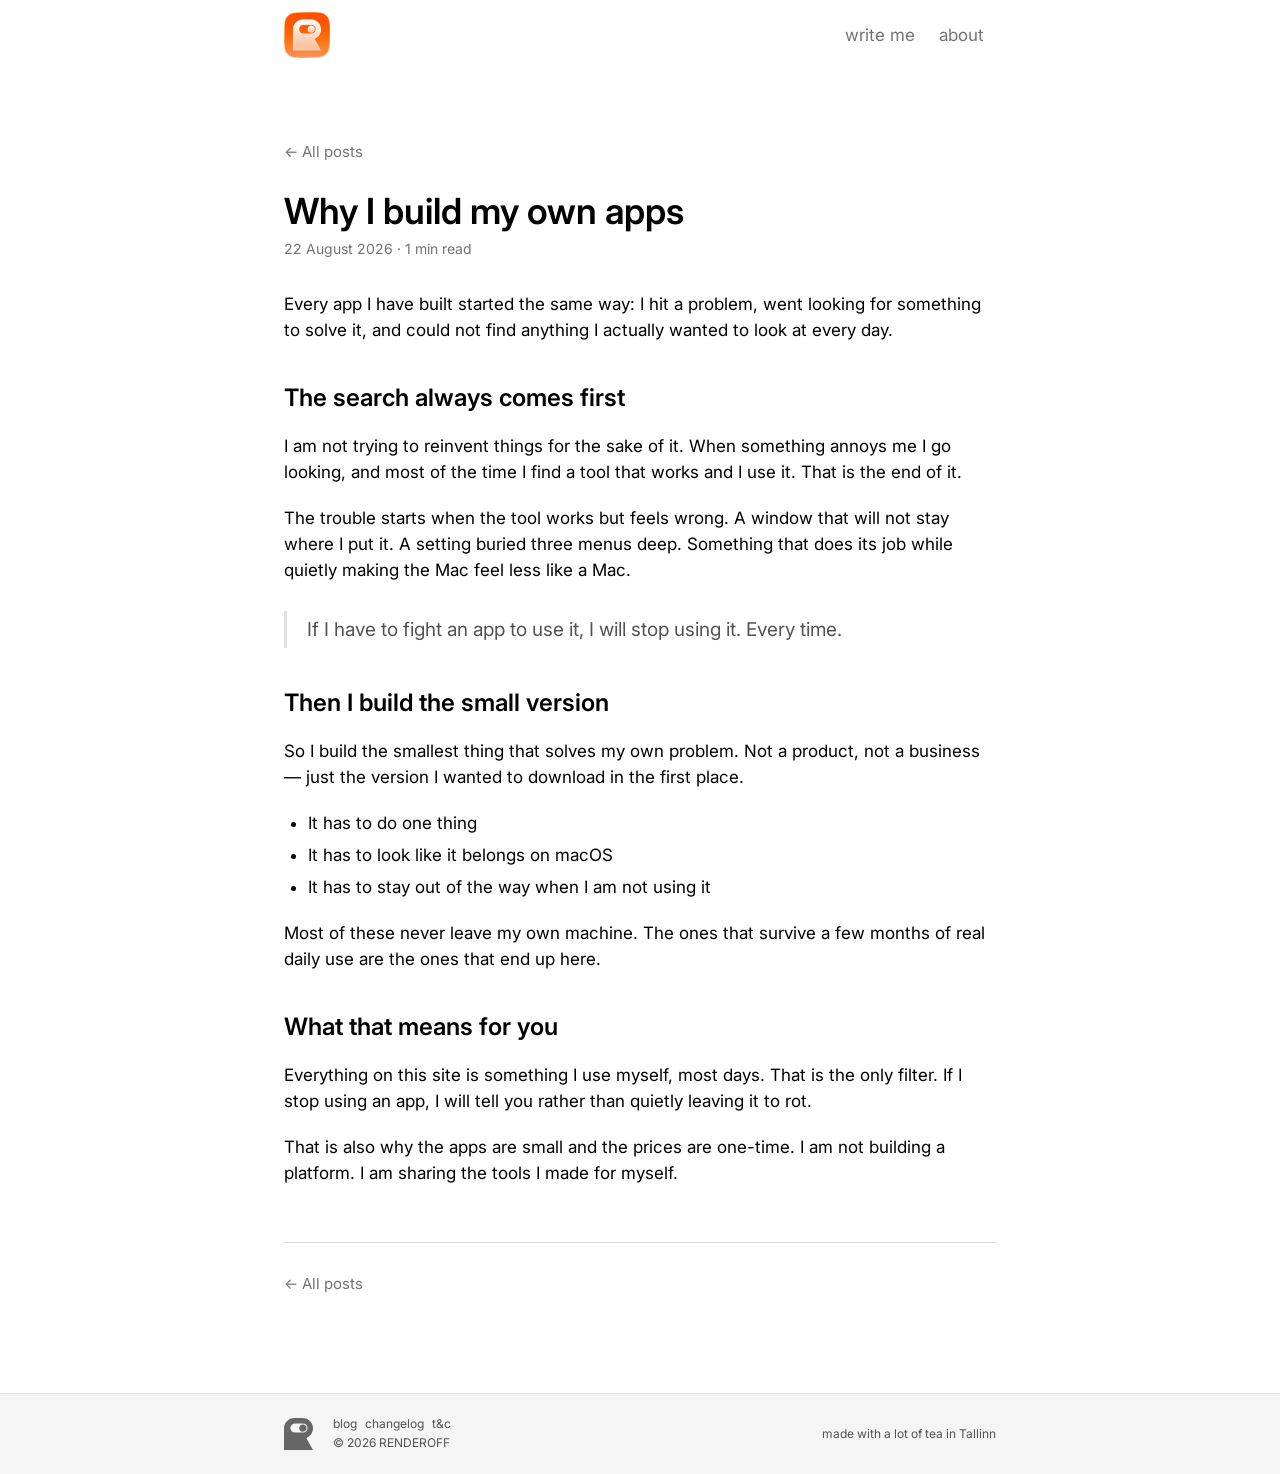
<file: blog/why-i-build-my-own-apps.html>
<!doctype html>
<!--
  GENERATED FILE — do not edit directly.
  Source: content/apps.json + templates/base.html
  Rebuild with: python3 tools/build.py
-->
<html lang="en">
<head>
<meta charset="utf-8">
<meta name="viewport" content="width=device-width, initial-scale=1">
<title>Why I build my own apps — RENDEROFF</title>
<meta name="description" content="Every app I have built started the same way: I hit a problem, went looking for something to solve it, and could not find anything I actually wanted to look at every day.">
<meta property="og:title" content="Why I build my own apps">
<meta property="og:description" content="Every app I have built started the same way: I hit a problem, went looking for something to solve it, and could not find anything I actually wanted to look at every day.">
<meta property="og:type" content="website">
<link rel="icon" href="../assets/img/renderoff-logo.png">
<link rel="preconnect" href="https://fonts.googleapis.com">
<link rel="preconnect" href="https://fonts.gstatic.com" crossorigin>
<link rel="stylesheet" href="https://fonts.googleapis.com/css2?family=Inter:wght@400;500;600&display=swap">
<link rel="stylesheet" href="../styles.css">
<script type="application/ld+json">{"@context": "https://schema.org", "@type": "BlogPosting", "headline": "Why I build my own apps", "datePublished": "2026-08-22", "description": "Every app I have built started the same way: I hit a problem, went looking for something to solve it, and could not find anything I actually wanted to look at every day.", "author": {"@type": "Organization", "name": "RENDEROFF"}}</script>
</head>
<body>

<svg class="sprite" aria-hidden="true" focusable="false">
<symbol id="i-apple" viewBox="179.31 0.0 13.36 16.39"><path d="M189.25 3.95117C189.421 3.96777 189.681 4.01204 190.03 4.08398C190.378 4.15592 190.752 4.30534 191.15 4.53223C191.554 4.75911 191.917 5.10775 192.238 5.57812C192.221 5.58919 192.122 5.66113 191.939 5.79395C191.762 5.92676 191.557 6.12321 191.325 6.3833C191.098 6.63786 190.899 6.95882 190.727 7.34619C190.556 7.72803 190.472 8.17904 190.478 8.69922C190.484 9.31901 190.594 9.83919 190.81 10.2598C191.031 10.6803 191.283 11.0207 191.565 11.2808C191.853 11.5353 192.108 11.7207 192.329 11.8369C192.55 11.9476 192.664 12.0029 192.669 12.0029C192.664 12.0251 192.622 12.1496 192.545 12.3765C192.467 12.5978 192.346 12.8856 192.18 13.2397C192.019 13.5884 191.809 13.9564 191.549 14.3438C191.316 14.6758 191.078 14.9912 190.835 15.29C190.591 15.5944 190.323 15.8434 190.03 16.0371C189.736 16.2363 189.402 16.3387 189.025 16.3442C188.66 16.3553 188.356 16.3055 188.112 16.1948C187.869 16.0897 187.617 15.979 187.357 15.8628C187.097 15.7521 186.757 15.6968 186.336 15.6968C185.915 15.6968 185.569 15.7493 185.298 15.8545C185.033 15.9596 184.778 16.0675 184.535 16.1782C184.291 16.2944 183.998 16.3608 183.655 16.3774C183.295 16.3885 182.96 16.2889 182.65 16.0786C182.346 15.8683 182.061 15.5999 181.795 15.2734C181.535 14.9525 181.292 14.6232 181.065 14.2856C180.716 13.7821 180.401 13.1899 180.119 12.5093C179.836 11.8231 179.623 11.1037 179.479 10.3511C179.341 9.59294 179.305 8.8431 179.372 8.10156C179.444 7.35449 179.659 6.66829 180.019 6.04297C180.384 5.42318 180.866 4.93066 181.463 4.56543C182.067 4.19466 182.714 4.00651 183.406 4.00098C183.765 3.99544 184.111 4.05355 184.443 4.17529C184.775 4.2915 185.083 4.41048 185.365 4.53223C185.653 4.65397 185.904 4.71484 186.12 4.71484C186.33 4.71484 186.593 4.64567 186.909 4.50732C187.224 4.36344 187.581 4.22786 187.979 4.10059C188.378 3.96777 188.801 3.91797 189.25 3.95117ZM188.411 2.61475C188.129 2.95785 187.769 3.24561 187.332 3.47803C186.9 3.70492 186.455 3.80176 185.996 3.76855C185.929 3.30371 185.99 2.84163 186.178 2.38232C186.366 1.92301 186.59 1.54118 186.851 1.23682C187.149 0.893717 187.523 0.605957 187.971 0.373535C188.425 0.135579 188.857 0.0110677 189.266 0C189.316 0.481445 189.258 0.951823 189.092 1.41113C188.926 1.86491 188.699 2.26611 188.411 2.61475Z"/></symbol>
<symbol id="i-download" viewBox="0 0 18 18"><path d="M8.56641 1.56885C8.34505 1.56885 8.15967 1.49414 8.01025 1.34473C7.86084 1.18978 7.78613 1.00163 7.78613 0.780273C7.78613 0.569987 7.86084 0.38737 8.01025 0.232422C8.15967 0.077474 8.34505 0 8.56641 0C8.77669 0 8.95931 0.077474 9.11426 0.232422C9.26921 0.38737 9.34668 0.569987 9.34668 0.780273C9.34668 1.00163 9.26921 1.18978 9.11426 1.34473C8.95931 1.49414 8.77669 1.56885 8.56641 1.56885ZM10.957 1.95898C10.7357 1.95898 10.5503 1.88428 10.4009 1.73486C10.2515 1.57992 10.1768 1.39176 10.1768 1.17041C10.1768 0.960124 10.2515 0.777507 10.4009 0.622559C10.5503 0.467611 10.7357 0.390137 10.957 0.390137C11.1673 0.390137 11.3499 0.467611 11.5049 0.622559C11.6598 0.777507 11.7373 0.960124 11.7373 1.17041C11.7373 1.39176 11.6598 1.57992 11.5049 1.73486C11.3499 1.88428 11.1673 1.95898 10.957 1.95898ZM13.1235 3.05469C12.9077 3.05469 12.7223 2.97998 12.5674 2.83057C12.418 2.67562 12.3433 2.48747 12.3433 2.26611C12.3433 2.05583 12.418 1.87321 12.5674 1.71826C12.7223 1.56331 12.9077 1.48584 13.1235 1.48584C13.3394 1.48584 13.522 1.56331 13.6714 1.71826C13.8263 1.87321 13.9038 2.05583 13.9038 2.26611C13.9038 2.48747 13.8263 2.67562 13.6714 2.83057C13.522 2.97998 13.3394 3.05469 13.1235 3.05469ZM14.8418 4.77295C14.626 4.77295 14.4406 4.69548 14.2856 4.54053C14.1307 4.38558 14.0532 4.20296 14.0532 3.99268C14.0532 3.77132 14.1307 3.58594 14.2856 3.43652C14.4406 3.28158 14.626 3.2041 14.8418 3.2041C15.0521 3.2041 15.2347 3.28158 15.3896 3.43652C15.5446 3.58594 15.6221 3.77132 15.6221 3.99268C15.6221 4.20296 15.5446 4.38558 15.3896 4.54053C15.2347 4.69548 15.0521 4.77295 14.8418 4.77295ZM15.9292 6.90625C15.7189 6.90625 15.5363 6.83154 15.3813 6.68213C15.2264 6.52718 15.1489 6.3418 15.1489 6.12598C15.1489 5.91569 15.2264 5.73307 15.3813 5.57812C15.5363 5.42318 15.7189 5.3457 15.9292 5.3457C16.145 5.3457 16.3304 5.42318 16.4854 5.57812C16.6403 5.73307 16.7178 5.91569 16.7178 6.12598C16.7178 6.3418 16.6403 6.52718 16.4854 6.68213C16.3304 6.83154 16.145 6.90625 15.9292 6.90625ZM16.3442 9.30518C16.1284 9.30518 15.943 9.2277 15.7881 9.07275C15.6331 8.91781 15.5557 8.73519 15.5557 8.5249C15.5557 8.31462 15.6331 8.132 15.7881 7.97705C15.943 7.8221 16.1284 7.74463 16.3442 7.74463C16.5601 7.74463 16.7427 7.8221 16.8921 7.97705C17.047 8.132 17.1245 8.31462 17.1245 8.5249C17.1245 8.73519 17.047 8.91781 16.8921 9.07275C16.7427 9.2277 16.5601 9.30518 16.3442 9.30518ZM15.9292 11.7041C15.7189 11.7041 15.5363 11.6294 15.3813 11.48C15.2264 11.325 15.1489 11.1396 15.1489 10.9238C15.1489 10.708 15.2264 10.5254 15.3813 10.376C15.5363 10.221 15.7189 10.1436 15.9292 10.1436C16.145 10.1436 16.3304 10.221 16.4854 10.376C16.6403 10.5254 16.7178 10.708 16.7178 10.9238C16.7178 11.1396 16.6403 11.325 16.4854 11.48C16.3304 11.6294 16.145 11.7041 15.9292 11.7041ZM14.8418 13.8457C14.626 13.8457 14.4406 13.771 14.2856 13.6216C14.1307 13.4666 14.0532 13.2812 14.0532 13.0654C14.0532 12.8496 14.1307 12.667 14.2856 12.5176C14.4406 12.3626 14.626 12.2852 14.8418 12.2852C15.0521 12.2852 15.2347 12.3626 15.3896 12.5176C15.5446 12.667 15.6221 12.8496 15.6221 13.0654C15.6221 13.2812 15.5446 13.4666 15.3896 13.6216C15.2347 13.771 15.0521 13.8457 14.8418 13.8457ZM13.1235 15.564C12.9077 15.564 12.7223 15.4865 12.5674 15.3315C12.418 15.1766 12.3433 14.994 12.3433 14.7837C12.3433 14.5679 12.418 14.3825 12.5674 14.2275C12.7223 14.0726 12.9077 13.9951 13.1235 13.9951C13.3394 13.9951 13.522 14.0726 13.6714 14.2275C13.8263 14.3825 13.9038 14.5679 13.9038 14.7837C13.9038 14.994 13.8263 15.1766 13.6714 15.3315C13.522 15.4865 13.3394 15.564 13.1235 15.564ZM10.957 16.6597C10.7357 16.6597 10.5503 16.5822 10.4009 16.4272C10.2515 16.2723 10.1768 16.0897 10.1768 15.8794C10.1768 15.6636 10.2515 15.4782 10.4009 15.3232C10.5503 15.1683 10.7357 15.0908 10.957 15.0908C11.1673 15.0908 11.3499 15.1683 11.5049 15.3232C11.6598 15.4782 11.7373 15.6636 11.7373 15.8794C11.7373 16.0897 11.6598 16.2723 11.5049 16.4272C11.3499 16.5822 11.1673 16.6597 10.957 16.6597ZM8.56641 17.0498C8.34505 17.0498 8.15967 16.9723 8.01025 16.8174C7.86084 16.6624 7.78613 16.4798 7.78613 16.2695C7.78613 16.0537 7.86084 15.8683 8.01025 15.7134C8.15967 15.5584 8.34505 15.481 8.56641 15.481C8.77669 15.481 8.95931 15.5584 9.11426 15.7134C9.26921 15.8683 9.34668 16.0537 9.34668 16.2695C9.34668 16.4798 9.26921 16.6624 9.11426 16.8174C8.95931 16.9723 8.77669 17.0498 8.56641 17.0498ZM6.17578 16.6597C5.95996 16.6597 5.77458 16.5822 5.61963 16.4272C5.47021 16.2723 5.39551 16.0897 5.39551 15.8794C5.39551 15.6636 5.47021 15.4782 5.61963 15.3232C5.77458 15.1683 5.95996 15.0908 6.17578 15.0908C6.38607 15.0908 6.56868 15.1683 6.72363 15.3232C6.87858 15.4782 6.95605 15.6636 6.95605 15.8794C6.95605 16.0897 6.87858 16.2723 6.72363 16.4272C6.56868 16.5822 6.38607 16.6597 6.17578 16.6597ZM4.00098 15.564C3.78516 15.564 3.59977 15.4865 3.44482 15.3315C3.29541 15.1766 3.2207 14.994 3.2207 14.7837C3.2207 14.5679 3.29541 14.3825 3.44482 14.2275C3.59977 14.0726 3.78516 13.9951 4.00098 13.9951C4.2168 13.9951 4.40218 14.0726 4.55713 14.2275C4.71208 14.3825 4.78955 14.5679 4.78955 14.7837C4.78955 14.994 4.71208 15.1766 4.55713 15.3315C4.40218 15.4865 4.2168 15.564 4.00098 15.564ZM2.28271 13.8457C2.07243 13.8457 1.88981 13.771 1.73486 13.6216C1.57992 13.4666 1.50244 13.2812 1.50244 13.0654C1.50244 12.8496 1.57992 12.667 1.73486 12.5176C1.88981 12.3626 2.07243 12.2852 2.28271 12.2852C2.49854 12.2852 2.68392 12.3626 2.83887 12.5176C2.99382 12.667 3.07129 12.8496 3.07129 13.0654C3.07129 13.2812 2.99382 13.4666 2.83887 13.6216C2.68392 13.771 2.49854 13.8457 2.28271 13.8457ZM1.19531 11.7041C0.979492 11.7041 0.794108 11.6294 0.63916 11.48C0.484212 11.325 0.406738 11.1396 0.406738 10.9238C0.406738 10.708 0.484212 10.5254 0.63916 10.376C0.794108 10.221 0.979492 10.1436 1.19531 10.1436C1.41113 10.1436 1.59375 10.221 1.74316 10.376C1.89811 10.5254 1.97559 10.708 1.97559 10.9238C1.97559 11.1396 1.89811 11.325 1.74316 11.48C1.59375 11.6294 1.41113 11.7041 1.19531 11.7041ZM0.780273 9.30518C0.569987 9.30518 0.38737 9.2277 0.232422 9.07275C0.077474 8.91781 0 8.73519 0 8.5249C0 8.31462 0.077474 8.132 0.232422 7.97705C0.38737 7.8221 0.569987 7.74463 0.780273 7.74463C0.996094 7.74463 1.18148 7.8221 1.33643 7.97705C1.49137 8.132 1.56885 8.31462 1.56885 8.5249C1.56885 8.73519 1.49137 8.91781 1.33643 9.07275C1.18148 9.2277 0.996094 9.30518 0.780273 9.30518ZM1.19531 6.90625C0.979492 6.90625 0.794108 6.83154 0.63916 6.68213C0.484212 6.52718 0.406738 6.3418 0.406738 6.12598C0.406738 5.91569 0.484212 5.73307 0.63916 5.57812C0.794108 5.42318 0.979492 5.3457 1.19531 5.3457C1.41113 5.3457 1.59375 5.42318 1.74316 5.57812C1.89811 5.73307 1.97559 5.91569 1.97559 6.12598C1.97559 6.3418 1.89811 6.52718 1.74316 6.68213C1.59375 6.83154 1.41113 6.90625 1.19531 6.90625ZM2.28271 4.77295C2.07243 4.77295 1.88981 4.69548 1.73486 4.54053C1.57992 4.38558 1.50244 4.20296 1.50244 3.99268C1.50244 3.77132 1.57992 3.58594 1.73486 3.43652C1.88981 3.28158 2.07243 3.2041 2.28271 3.2041C2.49854 3.2041 2.68392 3.28158 2.83887 3.43652C2.99382 3.58594 3.07129 3.77132 3.07129 3.99268C3.07129 4.20296 2.99382 4.38558 2.83887 4.54053C2.68392 4.69548 2.49854 4.77295 2.28271 4.77295ZM4.00098 3.05469C3.78516 3.05469 3.59977 2.97998 3.44482 2.83057C3.29541 2.67562 3.2207 2.48747 3.2207 2.26611C3.2207 2.05583 3.29541 1.87321 3.44482 1.71826C3.59977 1.56331 3.78516 1.48584 4.00098 1.48584C4.2168 1.48584 4.40218 1.56331 4.55713 1.71826C4.71208 1.87321 4.78955 2.05583 4.78955 2.26611C4.78955 2.48747 4.71208 2.67562 4.55713 2.83057C4.40218 2.97998 4.2168 3.05469 4.00098 3.05469ZM6.17578 1.95898C5.95996 1.95898 5.77458 1.88428 5.61963 1.73486C5.47021 1.57992 5.39551 1.39176 5.39551 1.17041C5.39551 0.960124 5.47021 0.777507 5.61963 0.622559C5.77458 0.467611 5.95996 0.390137 6.17578 0.390137C6.38607 0.390137 6.56868 0.467611 6.72363 0.622559C6.87858 0.777507 6.95605 0.960124 6.95605 1.17041C6.95605 1.39176 6.87858 1.57992 6.72363 1.73486C6.56868 1.88428 6.38607 1.95898 6.17578 1.95898ZM8.56641 4.2832C8.78223 4.2832 8.96484 4.36068 9.11426 4.51562C9.26921 4.66504 9.34668 4.84212 9.34668 5.04688V9.47949L9.27197 11.2642C9.26644 11.4689 9.19173 11.6322 9.04785 11.7539C8.90951 11.8757 8.74902 11.9365 8.56641 11.9365C8.38932 11.9365 8.23161 11.8757 8.09326 11.7539C7.96045 11.6322 7.88574 11.4689 7.86914 11.2642L7.79443 9.47949V5.04688C7.79443 4.84212 7.86914 4.66504 8.01855 4.51562C8.1735 4.36068 8.35612 4.2832 8.56641 4.2832ZM8.56641 12.7666C8.4668 12.7666 8.36995 12.7472 8.27588 12.7085C8.1818 12.6698 8.08219 12.6006 7.97705 12.501L5.24609 9.86133C5.16862 9.78939 5.11051 9.71468 5.07178 9.63721C5.03857 9.55973 5.02197 9.46842 5.02197 9.36328C5.02197 9.1696 5.08838 9.01188 5.22119 8.89014C5.354 8.76286 5.51449 8.69922 5.70264 8.69922C5.79671 8.69922 5.89079 8.71859 5.98486 8.75732C6.07894 8.79606 6.15918 8.8514 6.22559 8.92334L7.396 10.1768L8.37549 11.2974H8.75732L9.73682 10.1768L10.9072 8.92334C10.9792 8.8514 11.0594 8.79606 11.1479 8.75732C11.2365 8.71859 11.3278 8.69922 11.4219 8.69922C11.6156 8.69922 11.7788 8.76286 11.9116 8.89014C12.05 9.01188 12.1191 9.1696 12.1191 9.36328C12.1191 9.46842 12.0998 9.55973 12.061 9.63721C12.0223 9.71468 11.9697 9.78939 11.9033 9.86133L9.15576 12.501C9.05615 12.6006 8.95931 12.6698 8.86523 12.7085C8.77116 12.7472 8.67155 12.7666 8.56641 12.7666Z"/></symbol>
<symbol id="i-bell" viewBox="0 0 17 18"><path d="M0 13.1816C0 12.8883 0.077474 12.6089 0.232422 12.3433C0.38737 12.0721 0.583822 11.812 0.821777 11.563C1.06527 11.314 1.31152 11.0677 1.56055 10.8242C1.75423 10.6361 1.90365 10.3898 2.00879 10.0854C2.11947 9.78109 2.20247 9.44629 2.25781 9.08105C2.31315 8.71582 2.35742 8.34229 2.39062 7.96045C2.42383 6.91455 2.55387 5.98763 2.78076 5.17969C3.01318 4.37174 3.35628 3.69385 3.81006 3.146C4.26937 2.59814 4.86149 2.19417 5.58643 1.93408C5.74137 1.38623 6.03743 0.926921 6.47461 0.556152C6.91178 0.185384 7.4375 0 8.05176 0C8.67155 0 9.20003 0.185384 9.63721 0.556152C10.0744 0.926921 10.3704 1.38623 10.5254 1.93408C11.2503 2.19417 11.8397 2.59814 12.2935 3.146C12.7528 3.69385 13.0959 4.37174 13.3228 5.17969C13.5552 5.98763 13.688 6.91455 13.7212 7.96045C13.7544 8.34229 13.7987 8.71582 13.854 9.08105C13.9093 9.44629 13.9896 9.78109 14.0947 10.0854C14.2054 10.3898 14.3576 10.6361 14.5513 10.8242C14.8003 11.0677 15.0438 11.314 15.2817 11.563C15.5252 11.812 15.7244 12.0721 15.8794 12.3433C16.0343 12.6089 16.1118 12.8883 16.1118 13.1816C16.1118 13.5358 15.9873 13.8208 15.7383 14.0366C15.4948 14.2469 15.1572 14.3521 14.7256 14.3521H11.3057C11.2835 14.8888 11.1313 15.3869 10.8491 15.8462C10.5724 16.311 10.1934 16.6846 9.71191 16.9668C9.236 17.2546 8.68262 17.3984 8.05176 17.3984C7.42643 17.3984 6.87305 17.2546 6.3916 16.9668C5.91569 16.6846 5.53662 16.311 5.25439 15.8462C4.9777 15.3869 4.82829 14.8888 4.80615 14.3521H1.38623C0.95459 14.3521 0.614258 14.2469 0.365234 14.0366C0.121745 13.8208 0 13.5358 0 13.1816ZM1.98389 12.833H14.103V12.7334C14.0311 12.6615 13.937 12.5646 13.8208 12.4429C13.7046 12.3211 13.5745 12.1883 13.4307 12.0444C13.2923 11.895 13.154 11.7428 13.0156 11.5879C12.8717 11.4274 12.7472 11.2337 12.6421 11.0068C12.5369 10.7744 12.4484 10.5143 12.3765 10.2266C12.3045 9.93327 12.2437 9.61507 12.1938 9.27197C12.1496 8.92887 12.1164 8.55811 12.0942 8.15967C12.061 7.04183 11.9338 6.15088 11.7124 5.48682C11.491 4.81722 11.1978 4.31917 10.8325 3.99268C10.4728 3.66064 10.0688 3.43376 9.62061 3.31201C9.52653 3.28988 9.44906 3.25114 9.38818 3.1958C9.33285 3.13493 9.30241 3.04915 9.29688 2.93848C9.27474 2.5179 9.15299 2.17757 8.93164 1.91748C8.71582 1.65739 8.42253 1.52734 8.05176 1.52734C7.69206 1.52734 7.40153 1.65739 7.18018 1.91748C6.95882 2.17757 6.83708 2.5179 6.81494 2.93848C6.80941 3.04915 6.7762 3.13493 6.71533 3.1958C6.65999 3.25114 6.58252 3.28988 6.48291 3.31201C6.03467 3.43376 5.6307 3.66064 5.271 3.99268C4.9113 4.31917 4.62077 4.81722 4.39941 5.48682C4.17806 6.15088 4.05078 7.04183 4.01758 8.15967C3.99544 8.55811 3.95947 8.92887 3.90967 9.27197C3.8654 9.61507 3.80452 9.93327 3.72705 10.2266C3.65511 10.5143 3.56657 10.7744 3.46143 11.0068C3.35628 11.2337 3.23177 11.4274 3.08789 11.5879C2.95508 11.7428 2.81673 11.895 2.67285 12.0444C2.52897 12.1883 2.39616 12.3211 2.27441 12.4429C2.15267 12.5646 2.05583 12.6615 1.98389 12.7334V12.833ZM6.375 14.3521C6.40267 14.8778 6.57145 15.2956 6.88135 15.6055C7.19678 15.9154 7.58691 16.0703 8.05176 16.0703C8.52767 16.0703 8.91781 15.9154 9.22217 15.6055C9.53206 15.2956 9.70361 14.8778 9.73682 14.3521H6.375Z"/></symbol>
</svg>

<header class="site-header">
  <div class="shell shell--header">
    <a class="brand" href="../index.html" aria-label="RENDEROFF home">
      <img src="../assets/img/renderoff-logo.png" alt="RENDEROFF" width="46" height="46">
    </a>
    <!-- TODO: real destinations. The Figma has no link targets for these. -->
    <nav class="nav" aria-label="Primary">
      <a class="nav__link" href="mailto:hello@renderoff.com">write me</a>
      <a class="nav__link" href="../index.html#about">about</a>
    </nav>
  </div>
</header>

<main>
<article class="shell post">
<p class="legal__eyebrow"><a href="../blog.html">&larr; All posts</a></p>
<h1 class="post__title">Why I build my own apps</h1>
<p class="post__meta"><time datetime="2026-08-22">22 August 2026</time> &middot; 1 min read</p>
<div class="post__body"><p>Every app I have built started the same way: I hit a problem, went looking for something to solve it, and could not find anything I actually wanted to look at every day.</p>
<h2>The search always comes first</h2>
<p>I am not trying to reinvent things for the sake of it. When something annoys me I go looking, and most of the time I find a tool that works and I use it. That is the end of it.</p>
<p>The trouble starts when the tool works but feels wrong. A window that will not stay where I put it. A setting buried three menus deep. Something that does its job while quietly making the Mac feel less like a Mac.</p>
<blockquote><p>If I have to fight an app to use it, I will stop using it. Every time.</p></blockquote>
<h2>Then I build the small version</h2>
<p>So I build the smallest thing that solves my own problem. Not a product, not a business — just the version I wanted to download in the first place.</p>
<ul><li>It has to do one thing</li><li>It has to look like it belongs on macOS</li><li>It has to stay out of the way when I am not using it</li></ul>
<p>Most of these never leave my own machine. The ones that survive a few months of real daily use are the ones that end up here.</p>
<h2>What that means for you</h2>
<p>Everything on this site is something I use myself, most days. That is the only filter. If I stop using an app, I will tell you rather than quietly leaving it to rot.</p>
<p>That is also why the apps are small and the prices are one-time. I am not building a platform. I am sharing the tools I made for myself.</p></div>
<p class="post__back"><a href="../blog.html">&larr; All posts</a></p>
</article>
</main>

<footer class="site-footer">
  <div class="shell shell--footer">
    <div class="site-footer__brand">
      <img class="site-footer__mark" src="../assets/icons/renderoff-mark.svg" alt="" width="29" height="32">
      <div class="site-footer__meta">
        <nav class="site-footer__links" aria-label="Footer">
          <a href="../blog.html">blog</a>
          <a href="../changelog.html">changelog</a>
          <a href="../terms.html">t&amp;c</a>
        </nav>
        <p class="site-footer__copy">&copy; 2026 RENDEROFF</p>
      </div>
    </div>
    <p class="site-footer__note">made with a lot of tea in Tallinn</p>
  </div>
</footer>

</body>
</html>
</file>
<file: styles.css>
/* ==========================================================================
   RENDEROFF — landing page
   Values mirror the Figma source (file sqMMWGElCV6USYtTiWaeWG, node 6:711).
   Desktop reference: 1512px canvas, 712px centered content column.
   ========================================================================== */

:root {
  /* Layout */
  --shell-width: 712px;
  --shell-gutter: 24px;

  /* Type — Figma uses SF Pro for copy and SF Compact Display for app names and
     button labels. macOS picks Text vs Display optically, so the variants are
     named explicitly here to reproduce Figma's line breaks exactly. */
  --font-text: "SF Pro Text", -apple-system, BlinkMacSystemFont, "Inter",
    "Helvetica Neue", Arial, sans-serif;
  --font-display: "SF Pro Display", -apple-system, BlinkMacSystemFont, "Inter",
    "Helvetica Neue", Arial, sans-serif;
  --font-compact: "SF Compact Display", "SF Pro Display", -apple-system,
    BlinkMacSystemFont, "Inter", "Helvetica Neue", Arial, sans-serif;

  /* Color */
  --ink: #000000;
  --ink-muted: #737373;
  --ink-footer: #525252;
  --page: #ffffff;

  --footer-bg: #f5f5f5;
  --footer-rule: #dfdfdf;

  --btn-blue: #0271e3;
  --btn-blue-edge-top: #3d94ec;
  --btn-blue-edge-bottom: #013e7d;

  --btn-grey: #666666;
  --btn-grey-edge-top: #a6a6a6;
  --btn-grey-edge-bottom: #2f2f2f;
}

/* --------------------------------------------------------------------------
   Reset
   -------------------------------------------------------------------------- */

*,
*::before,
*::after {
  box-sizing: border-box;
}

html {
  -webkit-text-size-adjust: 100%;
}

body {
  margin: 0;
  background: var(--page);
  color: var(--ink);
  font-family: var(--font-text);
  font-size: 17px;
  line-height: 20px;
  font-synthesis-weight: none;
  -webkit-font-smoothing: antialiased;
  -moz-osx-font-smoothing: grayscale;

  /* Footer sits at the bottom even on short pages. */
  min-height: 100vh;
  display: flex;
  flex-direction: column;
}

h1,
h2,
p,
figure {
  margin: 0;
}

ul {
  margin: 0;
  padding: 0;
  list-style: none;
}

img,
svg {
  display: block;
}

a {
  color: inherit;
  text-decoration: none;
}

main {
  flex: 1 0 auto;
}

.sprite {
  position: absolute;
  width: 0;
  height: 0;
  overflow: hidden;
}

.visually-hidden {
  position: absolute;
  width: 1px;
  height: 1px;
  margin: -1px;
  padding: 0;
  border: 0;
  overflow: hidden;
  clip: rect(0 0 0 0);
  clip-path: inset(50%);
  white-space: nowrap;
}

/* Shared centered column. */
.shell {
  width: 100%;
  max-width: calc(var(--shell-width) + 2 * var(--shell-gutter));
  margin-inline: auto;
  padding-inline: var(--shell-gutter);
}

/* --------------------------------------------------------------------------
   Header — Figma: 712 x 70, 12px vertical padding, 46px mark
   -------------------------------------------------------------------------- */

.shell--header {
  display: flex;
  align-items: center;
  justify-content: space-between;
  padding-block: 12px;
}

.brand img {
  width: 46px;
  height: 46px;
  border-radius: 10px;
}

.nav {
  display: flex;
  align-items: center;
}

.nav__link {
  display: inline-flex;
  align-items: center;
  justify-content: center;
  padding: 6px 12px;
  border-radius: 24px;
  color: var(--ink-muted);
  font-size: 17px;
  line-height: 20px;
  white-space: nowrap;
  transition: color 0.15s ease, background-color 0.15s ease;
}

.nav__link:hover,
.nav__link:focus-visible {
  color: var(--ink);
  background: rgba(0, 0, 0, 0.05);
}

/* --------------------------------------------------------------------------
   Intro — Figma: starts 187px from top, 12px gap between title and body
   -------------------------------------------------------------------------- */

.intro {
  display: flex;
  flex-direction: column;
  gap: 12px;
  padding-top: 117px; /* 187 - 70 header */
}

.intro__title {
  font-family: var(--font-display);
  font-size: 32px;
  line-height: 38px;
  font-weight: 400;
  /* Figma wraps greedily; `pretty`/`balance` would re-flow the line breaks. */
  text-wrap: wrap;
}

.intro__body {
  font-size: 17px;
  line-height: 20px;
}

/* The Figma text carries an empty line between the two paragraphs. */
.intro__body p + p {
  margin-top: 20px;
}

/* --------------------------------------------------------------------------
   App list — Figma: rows at 475 / 564 / 653 / 742 (64px tall, 25px apart)
   -------------------------------------------------------------------------- */

.apps {
  padding-top: 42px; /* 475 - 433 */
  padding-bottom: 106px; /* 912 - 806 */
}

.apps__list {
  display: flex;
  flex-direction: column;
  gap: 25px;
}

/* Platform groups — not in the Figma, which only has the Mac list. Set like the
   nav links so they sit quietly above each list. */
.apps__heading {
  display: flex;
  align-items: center;
  gap: 6px;
  margin-bottom: 20px;
  color: var(--ink-muted);
  font-size: 17px;
  line-height: 20px;
  font-weight: 500;
}

.apps__list + .apps__heading {
  margin-top: 56px;
}

.app {
  display: flex;
  align-items: center;
  justify-content: space-between;
  gap: 16px;
}

.app__main {
  display: flex;
  align-items: center;
  gap: 12px;
  min-width: 0;
}

.app__icon {
  width: 64px;
  height: 64px;
  flex: none;
  border-radius: 14px;
}

.app__text {
  display: flex;
  flex-direction: column;
  gap: 4px;
  min-width: 0;
}

.app__name {
  font-family: var(--font-compact);
  font-size: 24px;
  line-height: 29px;
  font-weight: 600;
}

.app__tagline {
  font-size: 17px;
  line-height: 20px;
}

/* Apple mark sits inline with the tagline text. */
.apple {
  display: inline-block;
  width: 0.815em; /* glyph aspect ratio from the Figma export */
  height: 1em;
  vertical-align: -0.13em;
  fill: currentColor;
}

/* --------------------------------------------------------------------------
   Buttons — flat fill with a vertical gradient hairline edge (macOS bevel)
   -------------------------------------------------------------------------- */

.btn {
  display: inline-flex;
  align-items: center;
  gap: 8px;
  flex: none;
  padding: 5px 12px; /* 5 + 20 line-box + 5 + 2 border = 32px, as in Figma */
  border: 1px solid transparent;
  border-radius: 36px;
  color: #ffffff;
  font-family: var(--font-compact);
  font-size: 17px;
  line-height: 20px;
  font-weight: 500;
  text-align: center;
  white-space: nowrap;
  transition: filter 0.15s ease, transform 0.06s ease;
}

.btn:hover {
  filter: brightness(1.08);
}

.btn:active {
  transform: translateY(1px);
  filter: brightness(0.94);
}

.btn__icon {
  width: 20px;
  height: 20px;
  flex: none;
  fill: currentColor;
}

.btn--download {
  background:
    linear-gradient(var(--btn-blue), var(--btn-blue)) padding-box,
    linear-gradient(180deg, var(--btn-blue-edge-top), var(--btn-blue-edge-bottom)) border-box;
}

.btn--notify {
  background:
    linear-gradient(var(--btn-grey), var(--btn-grey)) padding-box,
    linear-gradient(180deg, var(--btn-grey-edge-top), var(--btn-grey-edge-bottom)) border-box;
}

/* --------------------------------------------------------------------------
   Footer — Figma: 81px tall, #f5f5f5 with a 1px top rule, 24px inset
   -------------------------------------------------------------------------- */

.site-footer {
  flex: none;
  background: var(--footer-bg);
  border-top: 1px solid var(--footer-rule);
}

.shell--footer {
  display: flex;
  align-items: center;
  justify-content: space-between;
  gap: 16px;
  padding-block: 23px 24px; /* 1px top border included → 81px total */
}

.site-footer__brand {
  display: flex;
  align-items: center;
  gap: 20px; /* mark is 29px wide, meta starts at x=49 */
}

.site-footer__mark {
  width: 28.86px;
  height: 32px;
  flex: none;
}

.site-footer__meta {
  display: flex;
  flex-direction: column;
  gap: 5px; /* 19px offset - 14px line box */
  font-size: 12px;
  line-height: 14px;
  color: var(--ink-footer);
}

.site-footer__links {
  display: flex;
  align-items: center;
  gap: 8px;
}

.site-footer__links a {
  transition: color 0.15s ease;
}

.site-footer__links a:hover,
.site-footer__links a:focus-visible {
  color: var(--ink);
  text-decoration: underline;
}

.site-footer__note {
  font-size: 12px;
  line-height: 14px;
  color: var(--ink-footer);
  white-space: nowrap;
}

/* --------------------------------------------------------------------------
   Focus
   -------------------------------------------------------------------------- */

a:focus-visible {
  outline: 2px solid var(--btn-blue);
  outline-offset: 3px;
  border-radius: 6px;
}

/* --------------------------------------------------------------------------
   Narrow screens — the Figma canvas is desktop-only, so scale it down
   -------------------------------------------------------------------------- */

@media (max-width: 760px) {
  .intro {
    padding-top: 64px;
  }

  .intro__title {
    font-size: 28px;
    line-height: 34px;
  }

  .apps {
    padding-bottom: 64px;
  }
}

@media (max-width: 560px) {
  .intro {
    padding-top: 48px;
  }

  .intro__title {
    font-size: 25px;
    line-height: 31px;
  }

  .app {
    align-items: flex-start;
    flex-direction: column;
    gap: 12px;
  }

  .app__icon {
    width: 56px;
    height: 56px;
  }

  .app__name {
    font-size: 21px;
    line-height: 26px;
  }

  .app__tagline {
    font-size: 16px;
  }

  .apps__list {
    gap: 32px;
  }

  .shell--footer {
    flex-direction: column;
    align-items: flex-start;
    gap: 20px;
  }
}

@media (prefers-reduced-motion: reduce) {
  * {
    transition-duration: 0.01ms !important;
  }
}

/* --------------------------------------------------------------------------
   Legal pages (terms.html)

   Reuses the 712px column, header and footer from the landing page. Body copy
   is set at 17px/26px rather than the landing page's 17px/20px — the tighter
   leading is right for a few short paragraphs and punishing for a long
   document.
   -------------------------------------------------------------------------- */

.legal {
  padding-top: 72px;
  padding-bottom: 96px;
  font-size: 17px;
  line-height: 26px;
}

.legal__eyebrow {
  margin-bottom: 28px;
  font-size: 15px;
  line-height: 20px;
  color: var(--ink-muted);
}

.legal__eyebrow a:hover {
  color: var(--ink);
}

.legal__title {
  font-family: var(--font-display);
  font-size: 32px;
  line-height: 38px;
  font-weight: 400;
}

.legal__meta {
  margin-top: 10px;
  font-size: 15px;
  line-height: 20px;
  color: var(--ink-muted);
}

/* Remove this block together with the notice in terms.html before publishing. */
.legal__notice {
  margin-top: 28px;
  padding: 16px 18px;
  border: 1px solid #f0d9a8;
  border-radius: 12px;
  background: #fdf6e6;
  font-size: 15px;
  line-height: 22px;
}

.legal__lede {
  margin-top: 28px;
  font-size: 19px;
  line-height: 29px;
}

/* Table of contents ------------------------------------------------------- */

.legal__toc {
  margin-top: 40px;
  padding: 24px 28px;
  border: 1px solid var(--footer-rule);
  border-radius: 14px;
  background: var(--footer-bg);
}

.legal__toc-title {
  font-family: var(--font-compact);
  font-size: 15px;
  line-height: 20px;
  font-weight: 600;
  letter-spacing: 0.04em;
  text-transform: uppercase;
  color: var(--ink-muted);
}

.legal__toc ol {
  margin: 14px 0 0;
  padding: 0;
  list-style: none;
  columns: 2;
  column-gap: 40px;
  counter-reset: toc;
}

.legal__toc li {
  break-inside: avoid;
  counter-increment: toc;
  font-size: 15px;
  line-height: 26px;
}

.legal__toc li::before {
  content: counter(toc) ".";
  display: inline-block;
  min-width: 22px;
  color: var(--ink-muted);
}

.legal__toc a {
  color: var(--ink);
  text-decoration-line: underline;
  text-decoration-color: rgba(0, 0, 0, 0.2);
  text-underline-offset: 2px;
}

.legal__toc a:hover {
  text-decoration-color: currentColor;
}

/* Sections ---------------------------------------------------------------- */

.legal section {
  margin-top: 44px;
  scroll-margin-top: 24px;
}

.legal h2 {
  font-family: var(--font-compact);
  font-size: 24px;
  line-height: 29px;
  font-weight: 600;
  margin-bottom: 14px;
}

.legal p + p,
.legal ul + p,
.legal dl + p {
  margin-top: 14px;
}

.legal ul {
  margin-top: 14px;
  padding-left: 22px;
  list-style: disc;
}

.legal li + li {
  margin-top: 8px;
}

.legal a {
  text-decoration-line: underline;
  text-decoration-color: rgba(0, 0, 0, 0.3);
  text-underline-offset: 2px;
}

.legal a:hover {
  text-decoration-color: currentColor;
}

.legal strong {
  font-weight: 600;
}

/* Definition list --------------------------------------------------------- */

.legal__defs {
  margin: 18px 0 0;
}

.legal__defs dt {
  font-weight: 600;
  margin-top: 16px;
}

.legal__defs dd {
  margin: 4px 0 0;
}

.legal__contact {
  margin-top: 14px;
}

/* Placeholder marker — every .ph needs a real value before publishing. */
.ph {
  padding: 1px 3px;
  border-radius: 4px;
  background: #fff3c4;
  box-shadow: inset 0 0 0 1px #f0dd9a;
  /* Must be explicit: without it the marker inherits its colour from the
     context, which made white-on-yellow inside buttons. */
  color: #6b4e00;
}

.ph a {
  color: inherit;
  text-decoration-color: currentColor;
}

@media (max-width: 760px) {
  .legal {
    padding-top: 48px;
    padding-bottom: 64px;
  }

  .legal__toc ol {
    columns: 1;
  }
}

@media (max-width: 560px) {
  .legal__title {
    font-size: 27px;
    line-height: 33px;
  }

  .legal__lede {
    font-size: 18px;
    line-height: 27px;
  }

  .legal h2 {
    font-size: 21px;
    line-height: 26px;
  }

  .legal__toc {
    padding: 20px;
  }
}

/* --------------------------------------------------------------------------
   Changelog (changelog.html)

   Reuses the 712px column and the legal page's long-form leading. Entries are
   rendered from changelog.json by assets/js/changelog.js.
   -------------------------------------------------------------------------- */

.changelog {
  padding-top: 72px;
  padding-bottom: 96px;
  font-size: 17px;
  line-height: 26px;
}

.changelog__lede {
  margin-top: 10px;
  font-size: 17px;
  line-height: 26px;
  color: var(--ink-muted);
}

.changelog__filters {
  display: flex;
  flex-wrap: wrap;
  gap: 8px;
  margin-top: 28px;
  padding-bottom: 28px;
  border-bottom: 1px solid var(--footer-rule);
}

.filter {
  padding: 6px 14px;
  border: 1px solid var(--footer-rule);
  border-radius: 24px;
  background: transparent;
  color: var(--ink-muted);
  font: inherit;
  font-size: 15px;
  line-height: 20px;
  cursor: pointer;
  transition: color 0.15s ease, background-color 0.15s ease, border-color 0.15s ease;
}

.filter:hover {
  color: var(--ink);
  background: rgba(0, 0, 0, 0.04);
}

.filter[aria-pressed="true"] {
  border-color: var(--ink);
  background: var(--ink);
  color: #ffffff;
}

.changelog__status {
  margin-top: 24px;
  padding: 14px 16px;
  border: 1px solid var(--footer-rule);
  border-radius: 12px;
  background: var(--footer-bg);
  font-size: 15px;
  line-height: 22px;
}

.changelog__status.is-error {
  border-color: #f0c9c9;
  background: #fdf1f1;
}

.changelog__empty {
  margin-top: 32px;
  color: var(--ink-muted);
}

/* One release ------------------------------------------------------------- */

.entry {
  padding: 32px 0;
  border-bottom: 1px solid var(--footer-rule);
  scroll-margin-top: 24px;
}

.entry:last-child {
  border-bottom: 0;
}

.entry__head {
  display: flex;
  align-items: center;
  gap: 12px;
}

.entry__icon {
  width: 40px;
  height: 40px;
  flex: none;
  border-radius: 9px;
}

.entry__heading {
  display: flex;
  flex-direction: column;
  gap: 2px;
  min-width: 0;
}

.entry__name-row {
  display: flex;
  align-items: center;
  gap: 8px;
  flex-wrap: wrap;
}

.entry__app {
  font-family: var(--font-compact);
  font-size: 21px;
  line-height: 26px;
  font-weight: 600;
}

.entry__version {
  padding: 1px 8px;
  border: 1px solid var(--footer-rule);
  border-radius: 20px;
  background: var(--footer-bg);
  font-size: 13px;
  line-height: 19px;
  color: var(--ink-footer);
  font-variant-numeric: tabular-nums;
}

.entry__date {
  font-size: 14px;
  line-height: 20px;
  color: var(--ink-muted);
}

.entry__title {
  margin-top: 18px;
  font-family: var(--font-compact);
  font-size: 17px;
  line-height: 24px;
  font-weight: 600;
}

.entry__notes {
  margin-top: 12px;
  padding: 0;
  list-style: none;
}

.entry__notes li {
  position: relative;
  padding-left: 18px;
}

.entry__notes li + li {
  margin-top: 10px;
}

.entry__notes li::before {
  content: "";
  position: absolute;
  left: 2px;
  top: 11px;
  width: 5px;
  height: 5px;
  border-radius: 50%;
  background: #c6c6c6;
}

/* Badges ------------------------------------------------------------------ */

.tag {
  display: inline-block;
  margin-right: 8px;
  padding: 0 7px;
  border-radius: 5px;
  font-family: var(--font-compact);
  font-size: 12px;
  line-height: 19px;
  font-weight: 600;
  letter-spacing: 0.02em;
  text-transform: uppercase;
  vertical-align: 2px;
  white-space: nowrap;
}

.tag--new {
  background: #e3f0ff;
  color: #0a4d9e;
}

.tag--improved {
  background: #e8f2e4;
  color: #2f6524;
}

.tag--fixed {
  background: #fdeee0;
  color: #8a4a12;
}

@media (max-width: 760px) {
  .changelog {
    padding-top: 48px;
    padding-bottom: 64px;
  }
}

@media (max-width: 560px) {
  .entry {
    padding: 26px 0;
  }

  .entry__app {
    font-size: 19px;
    line-height: 24px;
  }
}

/* --------------------------------------------------------------------------
   App pages (orange-timer.html etc. — generated by tools/build.py)

   Same 712px column as the rest of the site. Screenshots stay inside it rather
   than breaking wider, so the pages read as part of the same design.
   -------------------------------------------------------------------------- */

.app-page {
  padding-top: 72px;
  padding-bottom: 96px;
  font-size: 17px;
  line-height: 26px;
}

.app-page .legal__notice {
  margin-top: 0;
  margin-bottom: 28px;
}

.app-page code {
  padding: 1px 5px;
  border-radius: 4px;
  background: #f0f0f2;
  font-family: ui-monospace, SFMono-Regular, Menlo, monospace;
  font-size: 13px;
}

.app-section-title {
  font-family: var(--font-compact);
  font-size: 24px;
  line-height: 29px;
  font-weight: 600;
  margin-bottom: 18px;
}

/* Hero -------------------------------------------------------------------- */

.app-hero {
  display: flex;
  align-items: center;
  gap: 20px;
}

.app-hero__icon {
  width: 96px;
  height: 96px;
  flex: none;
  border-radius: 21px;
}

.app-hero__name {
  font-family: var(--font-compact);
  font-size: 40px;
  line-height: 46px;
  font-weight: 600;
}

.app-hero__tagline {
  margin-top: 4px;
  font-size: 19px;
  line-height: 26px;
  color: var(--ink-muted);
}

.app-summary {
  margin-top: 28px;
  font-size: 19px;
  line-height: 29px;
}

.app-actions {
  display: flex;
  flex-wrap: wrap;
  gap: 10px;
  margin-top: 28px;
}

/* Secondary action: same geometry as .btn, quieter treatment. */
.btn--quiet {
  border-color: #d6d6da;
  background: #ffffff;
  color: var(--ink);
}

.btn--quiet:hover {
  background: #f2f2f4;
  filter: none;
}

.app-actions__note {
  margin-top: 10px;
  font-size: 15px;
  line-height: 22px;
  color: var(--ink-muted);
}

.app-req {
  display: grid;
  grid-template-columns: max-content 1fr;
  gap: 6px 20px;
  margin: 28px 0 0;
  padding-top: 24px;
  border-top: 1px solid var(--footer-rule);
  font-size: 15px;
  line-height: 22px;
}

.app-req dt {
  color: var(--ink-muted);
}

.app-req dd {
  margin: 0;
}

/* Screenshots ------------------------------------------------------------- */

.app-shots {
  margin-top: 48px;
  display: flex;
  flex-direction: column;
  gap: 32px;
}

.shot {
  margin: 0;
}

.shot img {
  width: 100%;
  height: auto;
  border: 1px solid var(--footer-rule);
  border-radius: 14px;
}

.shot__placeholder {
  display: flex;
  flex-direction: column;
  align-items: center;
  justify-content: center;
  gap: 8px;
  padding: 24px;
  border: 1px dashed #cfcfd4;
  border-radius: 14px;
  background: repeating-linear-gradient(
    45deg, #fafafb, #fafafb 10px, #f4f4f6 10px, #f4f4f6 20px);
  text-align: center;
}

.shot__label {
  font-family: var(--font-compact);
  font-size: 15px;
  font-weight: 600;
  color: var(--ink-footer);
}

.shot__hint {
  max-width: 420px;
  font-size: 13px;
  line-height: 20px;
  color: var(--ink-muted);
}

.shot figcaption {
  margin-top: 10px;
  font-size: 14px;
  line-height: 21px;
  color: var(--ink-muted);
}

/* Features ---------------------------------------------------------------- */

.app-features {
  display: grid;
  grid-template-columns: 1fr 1fr;
  gap: 32px 40px;
  margin-top: 56px;
  padding-top: 48px;
  border-top: 1px solid var(--footer-rule);
}

.feature__title {
  font-family: var(--font-compact);
  font-size: 19px;
  line-height: 25px;
  font-weight: 600;
}

.feature__text {
  margin-top: 6px;
  font-size: 16px;
  line-height: 25px;
  color: var(--ink-footer);
}

/* Pricing ----------------------------------------------------------------- */

.app-pricing {
  margin-top: 56px;
  padding: 28px;
  border: 1px solid var(--footer-rule);
  border-radius: 16px;
  background: var(--footer-bg);
  scroll-margin-top: 24px;
}

.app-pricing__head {
  display: flex;
  align-items: baseline;
  gap: 8px;
}

.app-pricing__price {
  font-family: var(--font-compact);
  font-size: 36px;
  line-height: 42px;
  font-weight: 600;
}

.app-pricing__unit {
  font-size: 16px;
  color: var(--ink-muted);
}

.app-pricing__list {
  margin: 18px 0 0;
  padding: 0;
  list-style: none;
  font-size: 16px;
  line-height: 25px;
}

.app-pricing__list li {
  position: relative;
  padding-left: 24px;
}

.app-pricing__list li + li {
  margin-top: 6px;
}

/* Tick mark, drawn rather than an icon file — it is decoration, not content. */
.app-pricing__list li::before {
  content: "";
  position: absolute;
  left: 4px;
  top: 8px;
  width: 5px;
  height: 9px;
  border: solid #2f7d32;
  border-width: 0 2px 2px 0;
  transform: rotate(45deg);
}

.app-pricing__note {
  margin-top: 16px;
  font-size: 14px;
  line-height: 22px;
  color: var(--ink-muted);
}

.app-pricing .btn {
  margin-top: 22px;
}

/* FAQ --------------------------------------------------------------------- */

.app-faq {
  margin-top: 56px;
  padding-top: 48px;
  border-top: 1px solid var(--footer-rule);
}

.faq {
  border-bottom: 1px solid var(--footer-rule);
}

.faq summary {
  padding: 14px 28px 14px 0;
  position: relative;
  font-family: var(--font-compact);
  font-size: 17px;
  font-weight: 600;
  cursor: pointer;
  list-style: none;
}

.faq summary::-webkit-details-marker {
  display: none;
}

.faq summary::after {
  content: "";
  position: absolute;
  right: 6px;
  top: 22px;
  width: 7px;
  height: 7px;
  border: solid var(--ink-muted);
  border-width: 0 1.5px 1.5px 0;
  transform: rotate(45deg);
  transition: transform 0.18s ease;
}

.faq[open] summary::after {
  transform: rotate(-135deg);
}

.faq p {
  padding: 0 0 16px;
  margin: 0;
  font-size: 16px;
  line-height: 25px;
  color: var(--ink-footer);
}

/* Tail -------------------------------------------------------------------- */

.app-tail {
  margin-top: 48px;
  font-size: 16px;
  line-height: 25px;
  color: var(--ink-footer);
}

.app-tail p + p {
  margin-top: 8px;
}

.app-tail a {
  text-decoration-line: underline;
  text-decoration-color: rgba(0, 0, 0, 0.3);
  text-underline-offset: 2px;
}

.app-tail a:hover {
  text-decoration-color: currentColor;
}

@media (max-width: 760px) {
  .app-page {
    padding-top: 48px;
    padding-bottom: 64px;
  }

  .app-features {
    grid-template-columns: 1fr;
    gap: 28px;
  }
}

@media (max-width: 560px) {
  .app-hero {
    gap: 16px;
  }

  .app-hero__icon {
    width: 72px;
    height: 72px;
    border-radius: 16px;
  }

  .app-hero__name {
    font-size: 30px;
    line-height: 36px;
  }

  .app-hero__tagline {
    font-size: 17px;
  }

  .app-summary {
    font-size: 17px;
    line-height: 27px;
  }

  .app-actions .btn {
    flex: 1 1 auto;
    justify-content: center;
  }

  .app-pricing {
    padding: 22px;
  }
}

/* The Orange Timer row on the landing page links through to its own page.
   Keep the row's Figma geometry; only add the affordance. */
a.app__main {
  border-radius: 12px;
  transition: opacity 0.15s ease;
}

a.app__main:hover .app__name {
  text-decoration: underline;
  text-decoration-color: rgba(0, 0, 0, 0.25);
  text-underline-offset: 3px;
}

/* Compact screenshots — small utility windows shown at natural size on a
   backdrop, rather than upscaled to the full column and going soft. */
.shot--compact .shot__stage {
  display: flex;
  align-items: center;
  justify-content: center;
  padding: 40px 24px;
  border: 1px solid var(--footer-rule);
  border-radius: 16px;
  background:
    radial-gradient(120% 120% at 50% 0%, #ffffff 0%, #f2f2f4 70%, #ececef 100%);
}

.shot--compact img {
  width: 100%;
  height: auto;
  border: 0;
  border-radius: 12px;
  box-shadow:
    0 1px 2px rgba(0, 0, 0, 0.10),
    0 12px 32px rgba(0, 0, 0, 0.16);
}

.shot--compact .shot__placeholder {
  border-radius: 12px;
}

@media (max-width: 560px) {
  .shot--compact .shot__stage {
    padding: 24px 16px;
  }
}

/* --------------------------------------------------------------------------
   Blog (blog.html and blog/*.html — generated by tools/build.py)
   -------------------------------------------------------------------------- */

.blog-index,
.post {
  padding-top: 72px;
  padding-bottom: 96px;
  font-size: 17px;
  line-height: 26px;
}

/* Index ------------------------------------------------------------------- */

.post-list {
  margin-top: 40px;
  padding: 0;
  list-style: none;
}

.post-card {
  display: flex;
  gap: 20px;
  padding: 28px 0;
  border-top: 1px solid var(--footer-rule);
}

.post-card:last-child {
  border-bottom: 1px solid var(--footer-rule);
}

.post-card__thumb {
  flex: none;
  width: 160px;
  height: 108px;
  overflow: hidden;
  border: 1px solid var(--footer-rule);
  border-radius: 10px;
}

.post-card__thumb img {
  width: 100%;
  height: 100%;
  object-fit: cover;
}

.post-card__text {
  min-width: 0;
}

.post-card__title {
  font-family: var(--font-compact);
  font-size: 24px;
  line-height: 30px;
  font-weight: 600;
}

.post-card__summary {
  margin-top: 8px;
  color: var(--ink-footer);
}

.post__meta {
  margin-top: 6px;
  font-size: 14px;
  line-height: 20px;
  color: var(--ink-muted);
}

/* Post -------------------------------------------------------------------- */

.post__title {
  font-family: var(--font-compact);
  font-size: 36px;
  line-height: 43px;
  font-weight: 600;
  margin-top: 4px;
}

.post__lede {
  margin-top: 18px;
  font-size: 19px;
  line-height: 29px;
  color: var(--ink-footer);
}

.post__cover {
  margin: 32px 0 0;
}

.post__cover img {
  width: 100%;
  height: auto;
  border: 1px solid var(--footer-rule);
  border-radius: 14px;
}

.post__body {
  margin-top: 32px;
}

.post__body > * + * {
  margin-top: 20px;
}

.post__body h2 {
  margin-top: 40px;
  font-family: var(--font-compact);
  font-size: 24px;
  line-height: 30px;
  font-weight: 600;
}

.post__body h3 {
  margin-top: 32px;
  font-family: var(--font-compact);
  font-size: 19px;
  line-height: 26px;
  font-weight: 600;
}

.post__body h4 {
  margin-top: 28px;
  font-family: var(--font-compact);
  font-size: 17px;
  font-weight: 600;
}

.post__body ul,
.post__body ol {
  padding-left: 24px;
  list-style: disc;
}

.post__body ol {
  list-style: decimal;
}

.post__body li + li {
  margin-top: 6px;
}

.post__body a {
  text-decoration-line: underline;
  text-decoration-color: rgba(0, 0, 0, 0.3);
  text-underline-offset: 2px;
}

.post__body a:hover {
  text-decoration-color: currentColor;
}

.post__body blockquote {
  margin: 28px 0;
  padding: 4px 0 4px 20px;
  border-left: 3px solid #e0e0e3;
  color: var(--ink-footer);
  font-size: 19px;
  line-height: 29px;
}

.post__body blockquote p {
  margin: 0;
}

.post__body code {
  padding: 2px 6px;
  border-radius: 5px;
  background: #f2f2f4;
  font-family: ui-monospace, SFMono-Regular, Menlo, monospace;
  font-size: 14px;
}

.post__body pre {
  overflow-x: auto;
  padding: 18px 20px;
  border: 1px solid var(--footer-rule);
  border-radius: 12px;
  background: #fafafb;
}

.post__body pre code {
  padding: 0;
  background: none;
  font-size: 13.5px;
  line-height: 22px;
}

.post__body hr {
  height: 0;
  margin: 36px 0;
  border: 0;
  border-top: 1px solid var(--footer-rule);
}

.post__figure {
  margin: 32px 0;
}

.post__figure img,
.post__body > p > img {
  width: 100%;
  height: auto;
  border: 1px solid var(--footer-rule);
  border-radius: 12px;
}

.post__figure figcaption {
  margin-top: 10px;
  font-size: 14px;
  line-height: 21px;
  color: var(--ink-muted);
}

.post__back {
  margin-top: 56px;
  padding-top: 28px;
  border-top: 1px solid var(--footer-rule);
  font-size: 15px;
  color: var(--ink-muted);
}

@media (max-width: 760px) {
  .blog-index,
  .post {
    padding-top: 48px;
    padding-bottom: 64px;
  }
}

@media (max-width: 560px) {
  .post-card {
    flex-direction: column;
    gap: 14px;
  }

  .post-card__thumb {
    width: 100%;
    height: 160px;
  }

  .post__title {
    font-size: 28px;
    line-height: 34px;
  }

  .post-card__title {
    font-size: 21px;
    line-height: 27px;
  }
}
</file>
